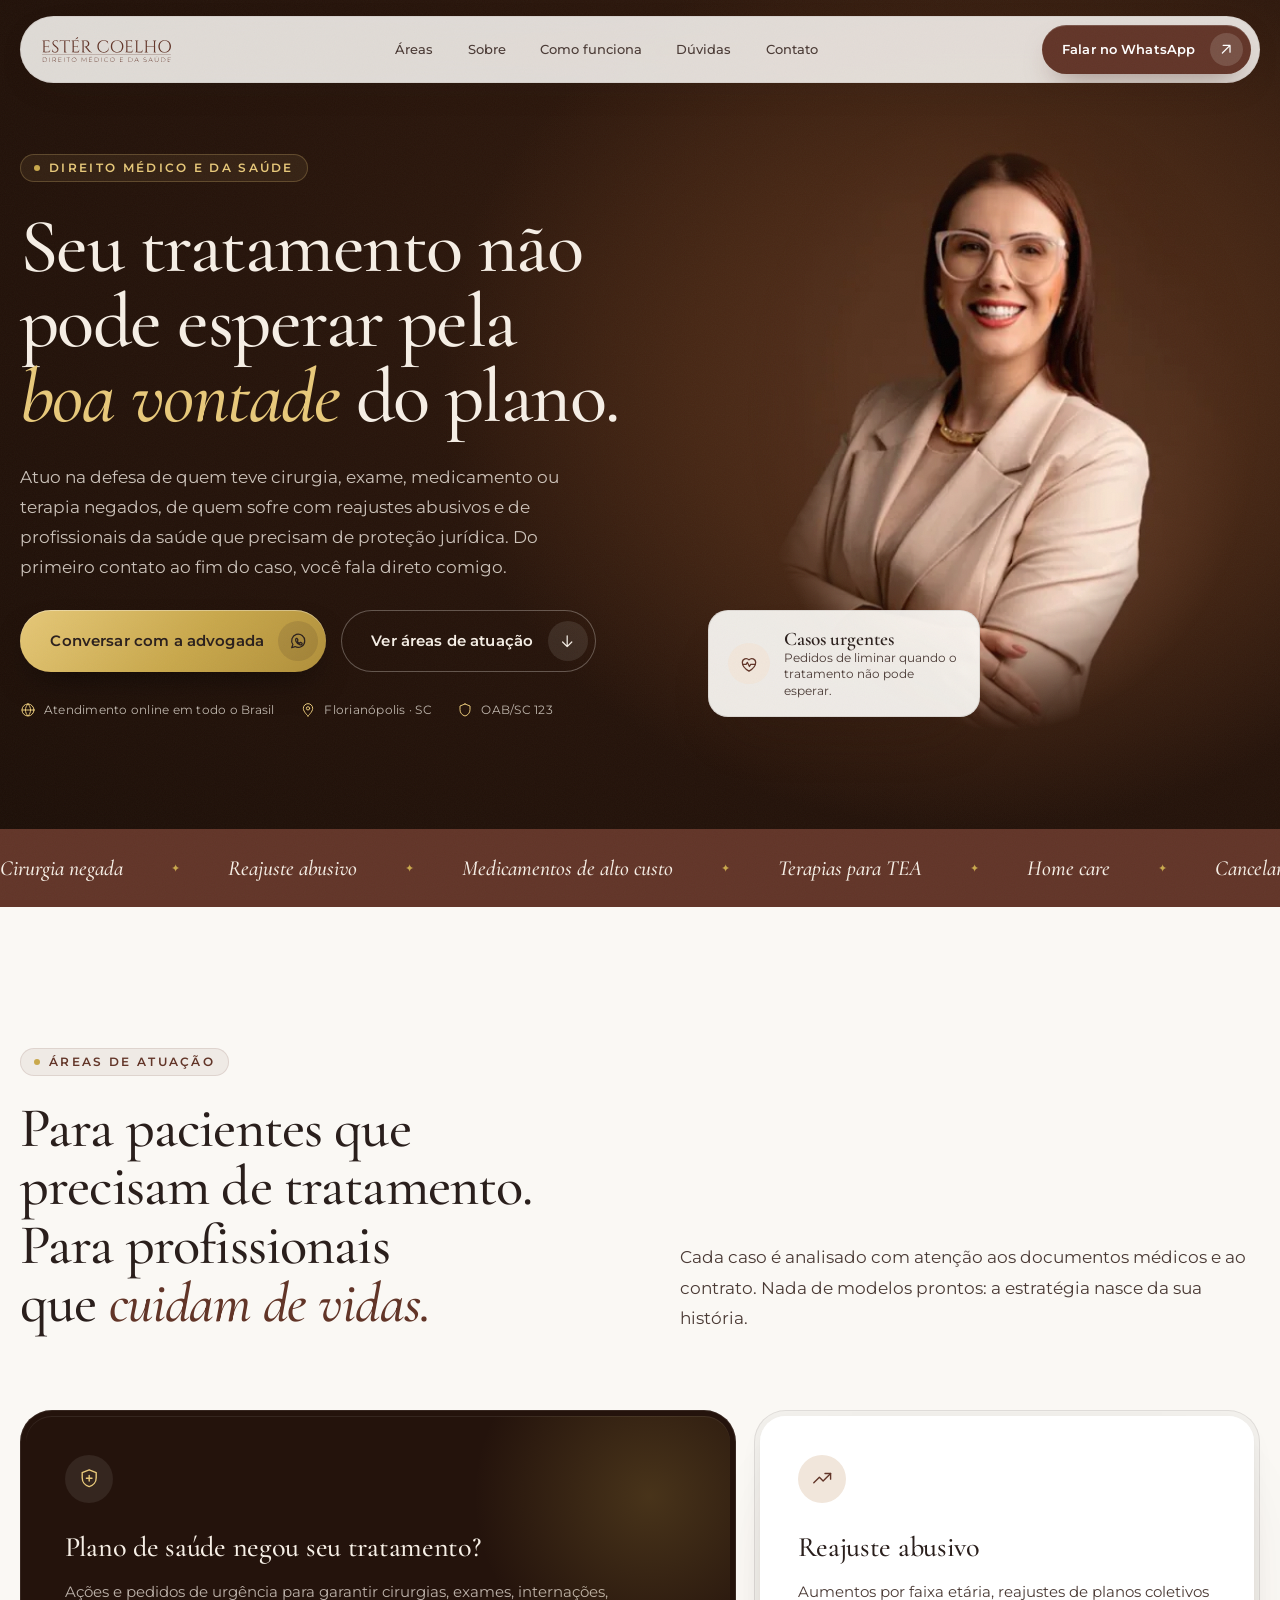
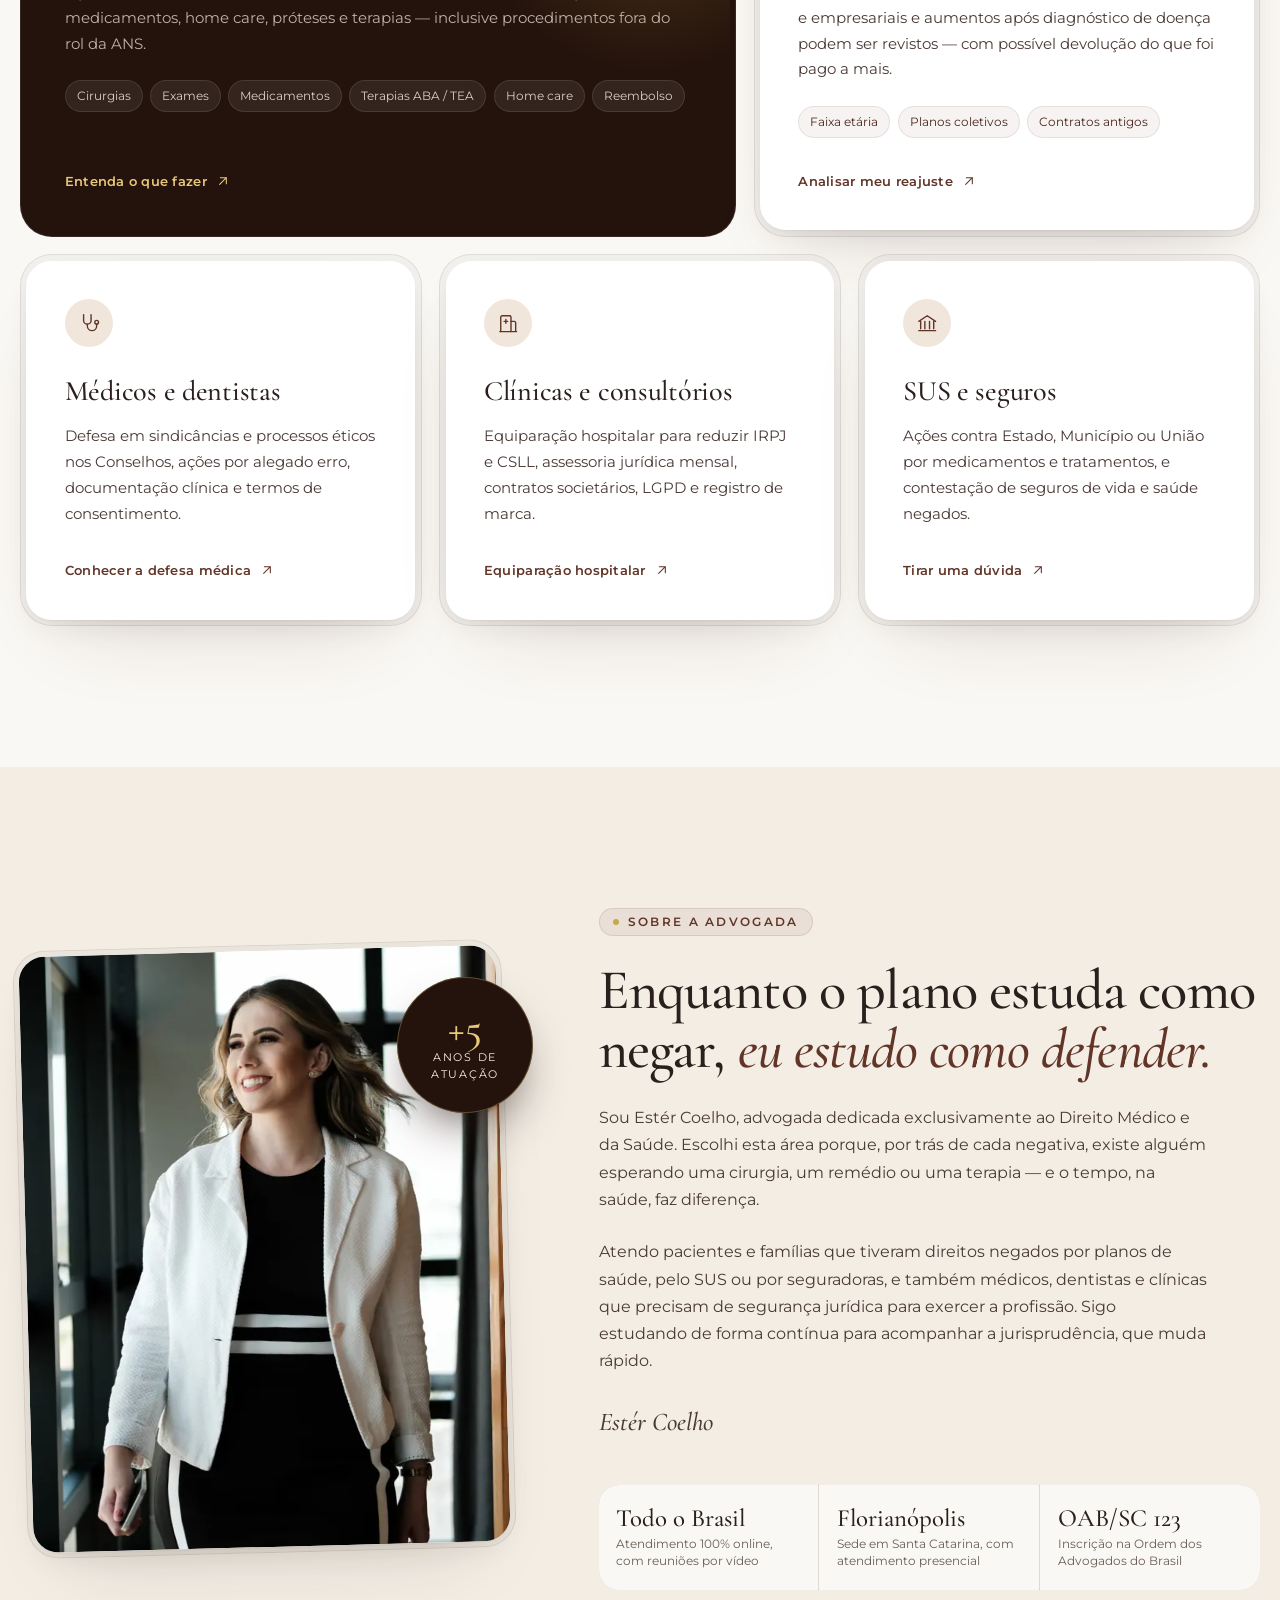
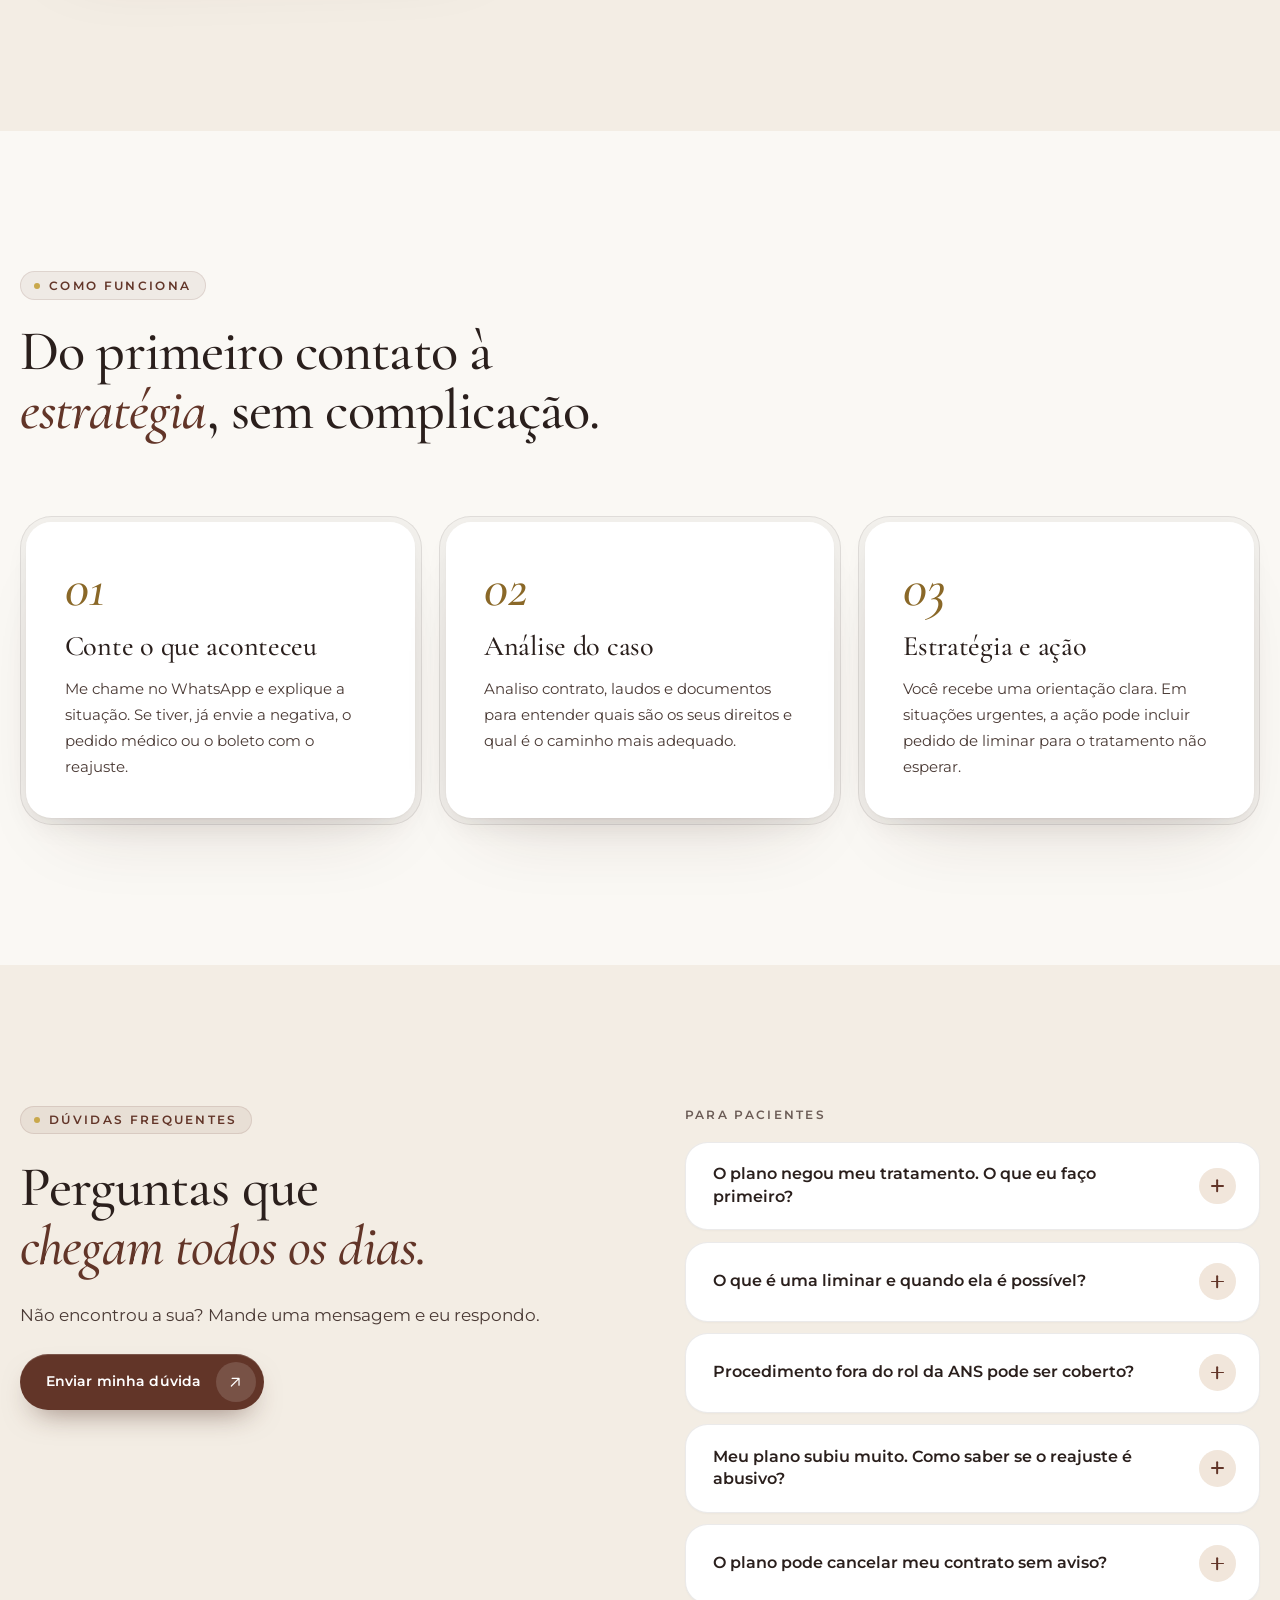
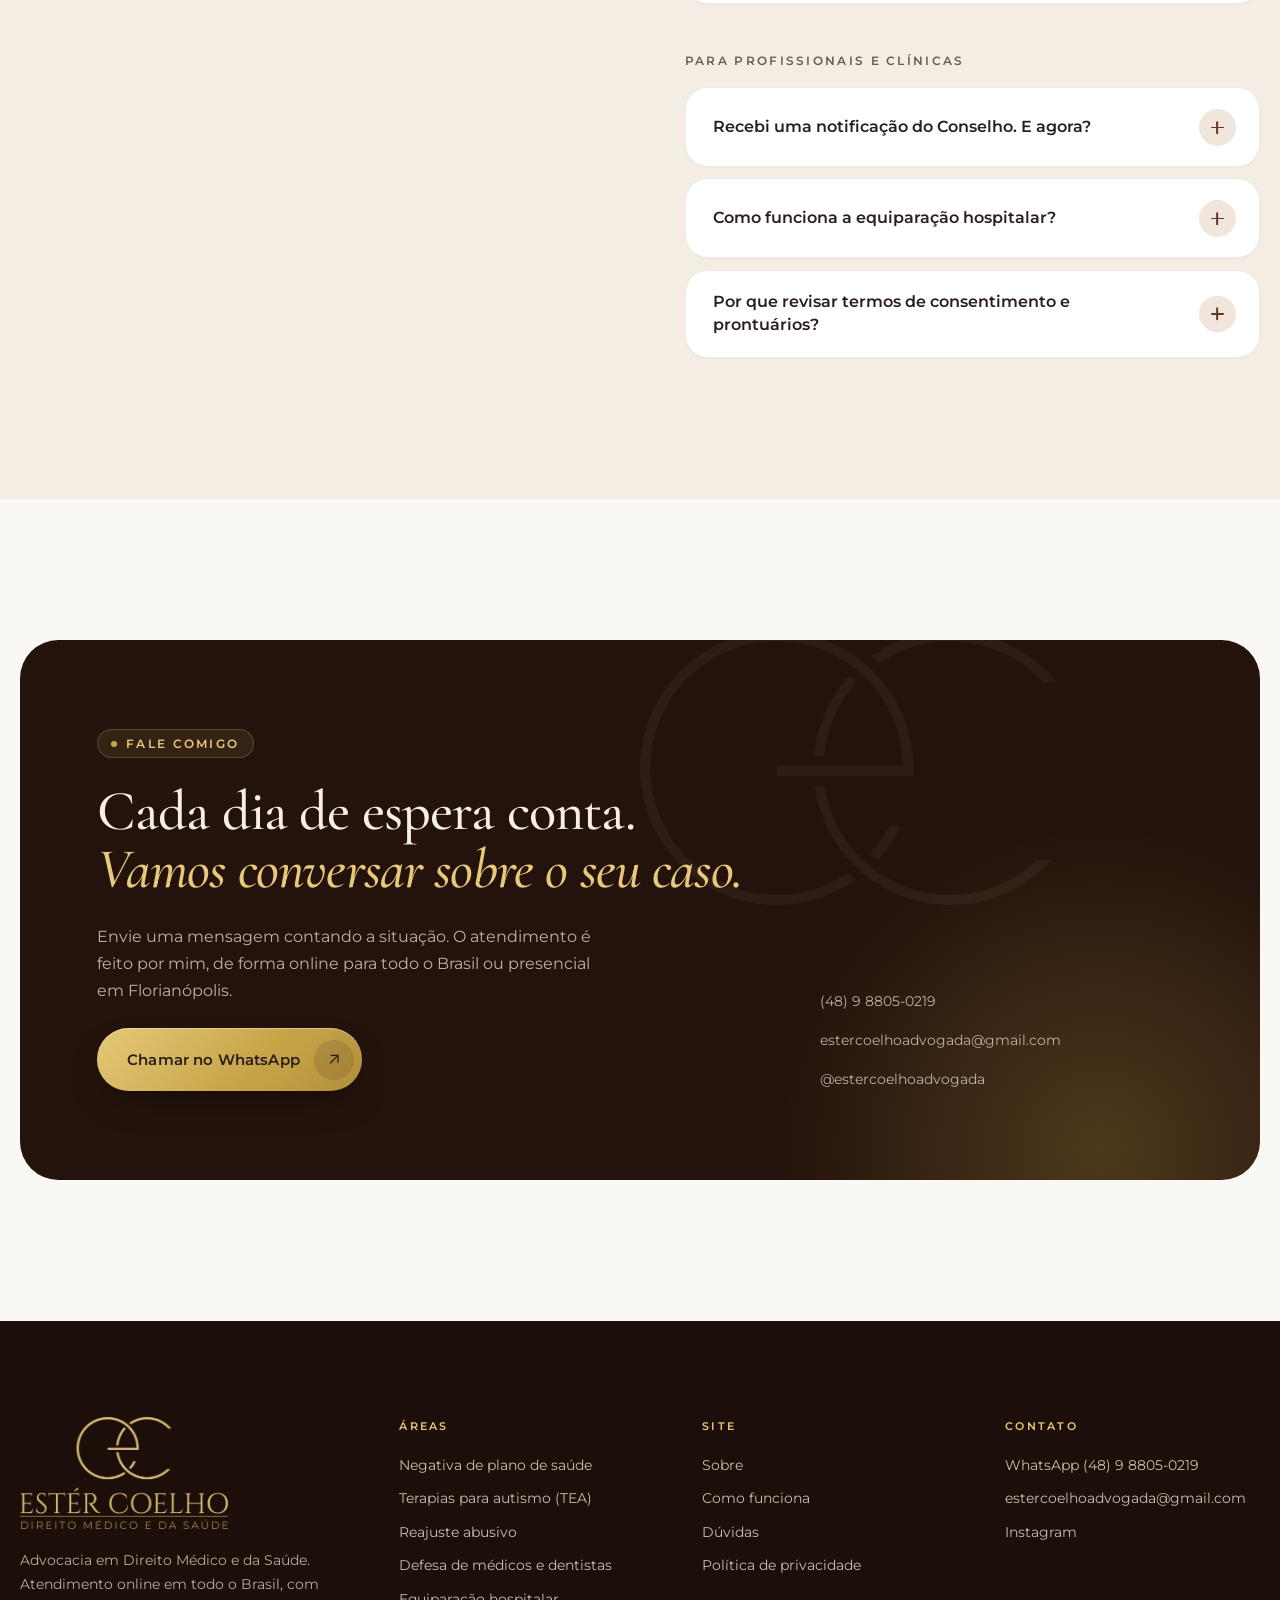
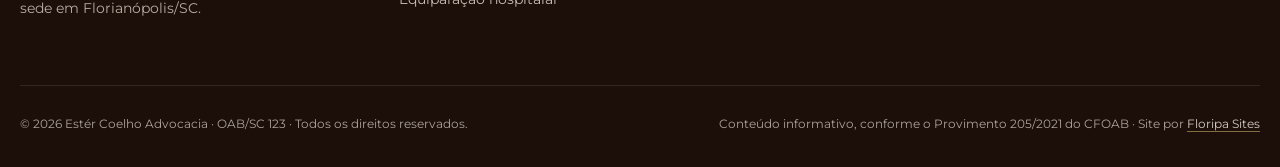
<file: index.html>
<!doctype html>
<html lang="pt-BR">
<head>
  <meta charset="utf-8">
  <meta name="viewport" content="width=device-width, initial-scale=1">
  <title>Estér Coelho Advocacia | Direito Médico e da Saúde</title>
  <meta name="description" content="Advogada em Direito Médico e da Saúde: negativas e reajustes de plano de saúde, terapias para TEA e defesa de médicos. Atendimento online em todo o Brasil.">
  <meta name="robots" content="index, follow, max-image-preview:large">
  <meta name="theme-color" content="#faf8f4">
  <link rel="canonical" href="https://estercoelho.akaistudio.com.br/">
  <link rel="icon" type="image/svg+xml" href="assets/img/logos/favicon.svg">
  <link rel="icon" type="image/png" sizes="64x64" href="assets/img/favicon-marrom.png">
  <link rel="apple-touch-icon" href="assets/img/apple-touch-icon-marrom.png">

  <meta property="og:type" content="website">
  <meta property="og:locale" content="pt_BR">
  <meta property="og:title" content="Estér Coelho Advocacia | Direito Médico e da Saúde">
  <meta property="og:description" content="Negativas de plano de saúde, reajustes abusivos e defesa de profissionais da saúde. Atendimento online em todo o Brasil.">
  <meta property="og:url" content="https://estercoelho.akaistudio.com.br/">
  <meta property="og:site_name" content="Estér Coelho Advocacia">
  <meta property="og:image" content="https://estercoelho.akaistudio.com.br/assets/img/og/home.jpg?v=3">
  <meta property="og:image:type" content="image/jpeg">
  <meta property="og:image:width" content="1200">
  <meta property="og:image:height" content="630">
  <meta property="og:image:alt" content="Estér Coelho Advocacia — Direito Médico e da Saúde">
  <meta name="twitter:card" content="summary_large_image">
  <link rel="preload" href="assets/fonts/cormorant.woff2" as="font" type="font/woff2" crossorigin>
  <link rel="preload" href="assets/fonts/cormorant-italic.woff2" as="font" type="font/woff2" crossorigin>
  <link rel="preload" href="assets/fonts/montserrat.woff2" as="font" type="font/woff2" crossorigin>
  <link rel="stylesheet" href="assets/css/style.css?v=7">
  <link rel="preload" as="image" href="assets/img/ester-hero-716.webp" imagesrcset="assets/img/ester-hero-600.webp 600w, assets/img/ester-hero-716.webp 716w" imagesizes="(max-width: 860px) 92vw, 32rem">
  <script>document.documentElement.classList.add("js")</script>

  <script type="application/ld+json">
  {
    "@context": "https://schema.org",
    "@graph": [
      {
        "@type": [
          "LegalService",
          "LocalBusiness"
        ],
        "@id": "https://estercoelho.akaistudio.com.br/#escritorio",
        "name": "Estér Coelho Advocacia",
        "description": "Advocacia em Direito Médico e da Saúde: ações contra planos de saúde, reajustes abusivos, terapias para TEA, defesa de médicos e dentistas e assessoria a clínicas.",
        "url": "https://estercoelho.akaistudio.com.br/",
        "logo": "https://estercoelho.akaistudio.com.br/assets/img/logo-marrom.png",
        "image": "https://estercoelho.akaistudio.com.br/assets/img/og/home.jpg?v=3",
        "telephone": "+55-48-98805-0219",
        "email": "estercoelhoadvogada@gmail.com",
        "address": {
          "@type": "PostalAddress",
          "addressLocality": "Florianópolis",
          "addressRegion": "SC",
          "addressCountry": "BR"
        },
        "areaServed": {
          "@type": "Country",
          "name": "Brasil"
        },
        "knowsAbout": [
          "Direito da Saúde",
          "Direito Médico",
          "Planos de saúde",
          "Reajuste abusivo",
          "Transtorno do Espectro Autista (TEA)",
          "Equiparação hospitalar",
          "Processo ético-profissional"
        ],
        "founder": {
          "@id": "https://estercoelho.akaistudio.com.br/#ester"
        },
        "sameAs": [
          "https://www.instagram.com/estercoelhoadvogada/",
          "https://maps.google.com/?cid=13237692095568763721"
        ]
      },
      {
        "@type": "Person",
        "@id": "https://estercoelho.akaistudio.com.br/#ester",
        "name": "Estér Coelho",
        "jobTitle": "Advogada",
        "image": "https://estercoelho.akaistudio.com.br/assets/img/ester-hero-716.webp",
        "worksFor": {
          "@id": "https://estercoelho.akaistudio.com.br/#escritorio"
        },
        "knowsAbout": [
          "Direito Médico",
          "Direito da Saúde"
        ],
        "sameAs": [
          "https://www.instagram.com/estercoelhoadvogada/"
        ]
      },
      {
        "@type": "WebSite",
        "@id": "https://estercoelho.akaistudio.com.br/#site",
        "url": "https://estercoelho.akaistudio.com.br/",
        "name": "Estér Coelho Advocacia",
        "inLanguage": "pt-BR",
        "publisher": {
          "@id": "https://estercoelho.akaistudio.com.br/#escritorio"
        }
      },
      {
        "@type": "FAQPage",
        "mainEntity": [
          {
            "@type": "Question",
            "name": "O plano negou meu tratamento. O que eu faço primeiro?",
            "acceptedAnswer": {
              "@type": "Answer",
              "text": "Peça à operadora a negativa por escrito, com o motivo — ela é obrigada a fornecer. Junte o pedido e o relatório do seu médico. Com esses documentos é possível avaliar se a recusa é indevida e, se for o caso, buscar o tratamento na Justiça."
            }
          },
          {
            "@type": "Question",
            "name": "O que é uma liminar e quando ela é possível?",
            "acceptedAnswer": {
              "@type": "Answer",
              "text": "É uma decisão provisória do juiz, dada no início do processo, para proteger um direito urgente. Na saúde, costuma ser pedida quando a demora pode causar dano à saúde do paciente — como em cirurgias, internações e medicamentos."
            }
          },
          {
            "@type": "Question",
            "name": "Procedimento fora do rol da ANS pode ser coberto?",
            "acceptedAnswer": {
              "@type": "Answer",
              "text": "Pode, em diversas situações. O rol da ANS é uma referência básica de cobertura, e a lei prevê hipóteses em que tratamentos fora dele devem ser custeados, especialmente quando há prescrição médica fundamentada e evidência científica."
            }
          },
          {
            "@type": "Question",
            "name": "Meu plano subiu muito. Como saber se o reajuste é abusivo?",
            "acceptedAnswer": {
              "@type": "Answer",
              "text": "Compare os reajustes dos últimos anos com o seu contrato e com os índices autorizados. Aumentos por faixa etária fora das regras, reajustes muito acima da média em planos coletivos e aumentos após um diagnóstico podem ser contestados — inclusive com pedido de devolução de valores."
            }
          },
          {
            "@type": "Question",
            "name": "O plano pode cancelar meu contrato sem aviso?",
            "acceptedAnswer": {
              "@type": "Answer",
              "text": "O cancelamento unilateral sem justa causa é, em regra, ilegal — e há proteção especial para quem está em tratamento. Se isso acontecer, procure orientação jurídica o quanto antes."
            }
          },
          {
            "@type": "Question",
            "name": "Recebi uma notificação do Conselho. E agora?",
            "acceptedAnswer": {
              "@type": "Answer",
              "text": "Não responda sem orientação. A defesa na sindicância é o momento de evitar a abertura de um processo ético. Ela exige análise do prontuário e dos documentos clínicos e uma tese específica para o seu caso."
            }
          },
          {
            "@type": "Question",
            "name": "Como funciona a equiparação hospitalar?",
            "acceptedAnswer": {
              "@type": "Answer",
              "text": "Clínicas que prestam serviços de natureza hospitalar e cumprem os requisitos legais podem recolher IRPJ e CSLL com base reduzida. Em geral, é preciso estar no lucro presumido, ser sociedade empresária, prestar serviços elegíveis e atender às normas da Anvisa. Também pode ser possível recuperar valores pagos a mais nos últimos 5 anos."
            }
          },
          {
            "@type": "Question",
            "name": "Por que revisar termos de consentimento e prontuários?",
            "acceptedAnswer": {
              "@type": "Answer",
              "text": "Documentação clínica completa e bem redigida é a principal prova da conduta adequada do profissional. Termos de consentimento, contratos e prontuários revisados juridicamente previnem conflitos e fortalecem a defesa caso eles aconteçam."
            }
          }
        ]
      }
    ]
  }
  </script>
</head>
<body>
  <a class="skip-link" href="#conteudo">Pular para o conteúdo</a>

  <!-- Navegação -->
  <header class="nav" aria-label="Principal">
    <a class="nav__brand" href="./" aria-label="Estér Coelho Advocacia — início">
      <img src="assets/img/logos/assinatura-marrom.svg" alt="Estér Coelho — Direito Médico e da Saúde" width="300" height="60">
    </a>
    <nav class="nav__links" aria-label="Seções">
      <a href="#areas">Áreas</a>
      <a href="#sobre">Sobre</a>
      <a href="#como-funciona">Como funciona</a>
      <a href="#duvidas">Dúvidas</a>
      <a href="#contato">Contato</a>
    </nav>
    <a class="btn nav__cta" data-cta="nav" href="https://wa.me/5548988050219?text=Ol%C3%A1%2C%20vim%20pelo%20site%20e%20gostaria%20de%20falar%20com%20a%20advogada." target="_blank" rel="noopener">
      Falar no WhatsApp
      <span class="btn__icon" aria-hidden="true"><svg viewBox="0 0 24 24" fill="none" stroke="currentColor" stroke-width="1.6" stroke-linecap="round" stroke-linejoin="round"><path d="M7 17 17 7M8 7h9v9"/></svg></span>
    </a>
    <button class="burger" type="button" aria-label="Abrir menu" aria-expanded="false" aria-controls="menu"><span></span><span></span></button>
  </header>

  <div class="menu" id="menu" aria-hidden="true">
    <ul class="menu__links">
      <li><a href="#areas">Áreas de atuação</a></li>
      <li><a href="#sobre">Sobre a Estér</a></li>
      <li><a href="#como-funciona">Como funciona</a></li>
      <li><a href="#duvidas">Dúvidas</a></li>
      <li><a href="#contato">Contato</a></li>
    </ul>
    <div class="menu__foot">
      <a class="btn" data-cta="menu" href="https://wa.me/5548988050219?text=Ol%C3%A1%2C%20vim%20pelo%20site%20e%20gostaria%20de%20falar%20com%20a%20advogada." target="_blank" rel="noopener">
        Falar no WhatsApp
        <span class="btn__icon" aria-hidden="true"><svg viewBox="0 0 24 24" fill="none" stroke="currentColor" stroke-width="1.6" stroke-linecap="round" stroke-linejoin="round"><path d="M7 17 17 7M8 7h9v9"/></svg></span>
      </a>
      <span>(48) 9 8805-0219 · estercoelhoadvogada@gmail.com</span>
    </div>
  </div>

  <main id="conteudo">

    <!-- Hero -->
    <section class="hero hero--dark">
      <div class="wrap hero__grid">
        <div class="hero__copy">
          <span class="eyebrow rise">Direito Médico e da Saúde</span>
          <h1 class="display rise" style="--d:.08s">Seu tratamento não pode esperar pela <em>boa vontade</em> do plano.</h1>
          <p class="lead rise" style="--d:.16s">Atuo na defesa de quem teve cirurgia, exame, medicamento ou terapia negados, de quem sofre com reajustes abusivos e de profissionais da saúde que precisam de proteção jurídica. Do primeiro contato ao fim do caso, você fala direto comigo.</p>
          <div class="hero__actions rise" style="--d:.24s">
            <a class="btn btn--lg" data-cta="hero" href="https://wa.me/5548988050219?text=Ol%C3%A1%2C%20vim%20pelo%20site%20e%20gostaria%20de%20falar%20com%20a%20advogada." target="_blank" rel="noopener">
              Conversar com a advogada
              <span class="btn__icon" aria-hidden="true"><svg viewBox="0 0 24 24" fill="none" stroke="currentColor" stroke-width="1.6" stroke-linecap="round" stroke-linejoin="round"><path d="M20.5 11.6a8.5 8.5 0 0 1-12.6 7.4L3.5 20.5l1.6-4.2A8.5 8.5 0 1 1 20.5 11.6Z"/><path d="M9 8.7c.2-.5.5-.5.8-.5h.5c.2 0 .4 0 .6.5l.7 1.6c.1.2 0 .5-.1.7l-.5.6c-.1.2-.2.3 0 .6.5.9 1.4 1.8 2.4 2.3.3.1.4.1.6-.1l.6-.7c.2-.2.4-.2.6-.1l1.6.8c.2.1.4.2.4.4 0 .4-.1 1.2-.6 1.6-.5.4-1.3.6-2.1.4-2.2-.6-4.6-2.6-5.5-4.7-.4-1-.5-2.4.1-3.4Z"/></svg></span>
            </a>
            <a class="btn btn--ghost btn--lg" href="#areas">
              Ver áreas de atuação
              <span class="btn__icon" aria-hidden="true"><svg viewBox="0 0 24 24" fill="none" stroke="currentColor" stroke-width="1.6" stroke-linecap="round" stroke-linejoin="round"><path d="M12 5v14M6 13l6 6 6-6"/></svg></span>
            </a>
          </div>
          <div class="hero__meta rise" style="--d:.32s">
            <span><svg viewBox="0 0 24 24" fill="none" stroke="currentColor" stroke-width="1.5" stroke-linecap="round" stroke-linejoin="round"><circle cx="12" cy="12" r="9"/><path d="M3 12h18M12 3c2.5 2.6 3.8 5.6 3.8 9s-1.3 6.4-3.8 9c-2.5-2.6-3.8-5.6-3.8-9S9.5 5.6 12 3Z"/></svg>Atendimento online em todo o Brasil</span>
            <span><svg viewBox="0 0 24 24" fill="none" stroke="currentColor" stroke-width="1.5" stroke-linecap="round" stroke-linejoin="round"><path d="M12 21s-7-6.2-7-11.5a7 7 0 0 1 14 0C19 14.8 12 21 12 21Z"/><circle cx="12" cy="9.5" r="2.5"/></svg>Florianópolis · SC</span>
            <span><svg viewBox="0 0 24 24" fill="none" stroke="currentColor" stroke-width="1.5" stroke-linecap="round" stroke-linejoin="round"><path d="M12 3 4.5 6v5.5c0 4.6 3.1 8.4 7.5 9.5 4.4-1.1 7.5-4.9 7.5-9.5V6L12 3Z"/></svg>OAB/SC 123</span>
          </div>
        </div>

        <div class="hero__visual rise" style="--d:.2s">
          <div class="hero__portrait">
            <img src="assets/img/ester-hero-716.webp" srcset="assets/img/ester-hero-600.webp 600w, assets/img/ester-hero-716.webp 716w" sizes="(max-width: 860px) 92vw, 32rem" alt="Advogada Estér Coelho, de blazer bege e braços cruzados, sorrindo" width="716" height="716" fetchpriority="high">
          </div>
          <div class="float-card">
            <span class="float-card__icon" aria-hidden="true"><svg viewBox="0 0 24 24" fill="none" stroke="currentColor" stroke-width="1.5" stroke-linecap="round" stroke-linejoin="round"><path d="M12 20.5s-8-4.6-8-10.4A4.6 4.6 0 0 1 12 7a4.6 4.6 0 0 1 8 3.1c0 5.8-8 10.4-8 10.4Z"/><path d="M4.5 12.5h4l1.5-2.5 2.5 5 1.5-2.5h5.5"/></svg></span>
            <div><strong>Casos urgentes</strong><small>Pedidos de liminar quando o tratamento não pode esperar.</small></div>
          </div>
        </div>
      </div>
    </section>

    <!-- Faixa de temas -->
    <div class="ticker" aria-hidden="true">
      <div class="ticker__track">
        <span>Cirurgia negada</span><span>Reajuste abusivo</span><span>Medicamentos de alto custo</span><span>Terapias para TEA</span><span>Home care</span><span>Cancelamento unilateral</span><span>Defesa em processo ético</span><span>Equiparação hospitalar</span>
        <span>Cirurgia negada</span><span>Reajuste abusivo</span><span>Medicamentos de alto custo</span><span>Terapias para TEA</span><span>Home care</span><span>Cancelamento unilateral</span><span>Defesa em processo ético</span><span>Equiparação hospitalar</span>
      </div>
    </div>

    <!-- Áreas -->
    <section class="section" id="areas">
      <div class="wrap">
        <div class="section-head section-head--split">
          <div style="display:grid;gap:1.4rem;justify-items:start">
            <span class="eyebrow reveal">Áreas de atuação</span>
            <h2 class="h2 reveal" style="--d:.08s">Para pacientes que precisam de tratamento. Para profissionais que <em>cuidam de vidas.</em></h2>
          </div>
          <p class="lead reveal" style="--d:.16s">Cada caso é analisado com atenção aos documentos médicos e ao contrato. Nada de modelos prontos: a estratégia nasce da sua história.</p>
        </div>

        <div class="bento">
          <article class="bezel bezel--dark span-7 reveal" style="background:var(--brand-night)">
            <div class="bezel__core card card--feature">
              <span class="card__icon" aria-hidden="true"><svg viewBox="0 0 24 24" fill="none" stroke="currentColor" stroke-width="1.5" stroke-linecap="round" stroke-linejoin="round"><path d="M12 3 4.5 6v5.5c0 4.6 3.1 8.4 7.5 9.5 4.4-1.1 7.5-4.9 7.5-9.5V6L12 3Z"/><path d="M12 9v6M9 12h6"/></svg></span>
              <h3 class="h3">Plano de saúde negou seu tratamento?</h3>
              <p>Ações e pedidos de urgência para garantir cirurgias, exames, internações, medicamentos, home care, próteses e terapias — inclusive procedimentos fora do rol da ANS.</p>
              <ul class="chips">
                <li>Cirurgias</li><li>Exames</li><li>Medicamentos</li><li><a href="terapias-tea-plano-de-saude/">Terapias ABA / TEA</a></li><li>Home care</li><li>Reembolso</li>
              </ul>
              <a class="link-arrow" href="plano-de-saude-negou/">Entenda o que fazer
                <svg viewBox="0 0 24 24" fill="none" stroke="currentColor" stroke-width="1.6" stroke-linecap="round" stroke-linejoin="round"><path d="M7 17 17 7M8 7h9v9"/></svg></a>
            </div>
          </article>

          <article class="bezel span-5 reveal" style="--d:.08s">
            <div class="bezel__core card">
              <span class="card__icon" aria-hidden="true"><svg viewBox="0 0 24 24" fill="none" stroke="currentColor" stroke-width="1.5" stroke-linecap="round" stroke-linejoin="round"><path d="M3 17l6-6 4 4 8-8"/><path d="M15 7h6v6"/></svg></span>
              <h3 class="h3">Reajuste abusivo</h3>
              <p>Aumentos por faixa etária, reajustes de planos coletivos e empresariais e aumentos após diagnóstico de doença podem ser revistos — com possível devolução do que foi pago a mais.</p>
              <ul class="chips chips--light"><li>Faixa etária</li><li>Planos coletivos</li><li>Contratos antigos</li></ul>
              <a class="link-arrow" data-cta="area-reajuste" href="reajuste-plano-de-saude/">Analisar meu reajuste
                <svg viewBox="0 0 24 24" fill="none" stroke="currentColor" stroke-width="1.6" stroke-linecap="round" stroke-linejoin="round"><path d="M7 17 17 7M8 7h9v9"/></svg></a>
            </div>
          </article>

          <article class="bezel span-4 reveal">
            <div class="bezel__core card">
              <span class="card__icon" aria-hidden="true"><svg viewBox="0 0 24 24" fill="none" stroke="currentColor" stroke-width="1.5" stroke-linecap="round" stroke-linejoin="round"><path d="M6 3v6a4 4 0 0 0 8 0V3"/><path d="M10 13v2a5 5 0 0 0 10 0v-2"/><circle cx="20" cy="11" r="2"/></svg></span>
              <h3 class="h3">Médicos e dentistas</h3>
              <p>Defesa em sindicâncias e processos éticos nos Conselhos, ações por alegado erro, documentação clínica e termos de consentimento.</p>
              <a class="link-arrow" data-cta="area-medicos" href="defesa-medica/">Conhecer a defesa médica
                <svg viewBox="0 0 24 24" fill="none" stroke="currentColor" stroke-width="1.6" stroke-linecap="round" stroke-linejoin="round"><path d="M7 17 17 7M8 7h9v9"/></svg></a>
            </div>
          </article>

          <article class="bezel span-4 reveal" style="--d:.08s">
            <div class="bezel__core card">
              <span class="card__icon" aria-hidden="true"><svg viewBox="0 0 24 24" fill="none" stroke="currentColor" stroke-width="1.5" stroke-linecap="round" stroke-linejoin="round"><path d="M4 21V5.5A1.5 1.5 0 0 1 5.5 4h8A1.5 1.5 0 0 1 15 5.5V21"/><path d="M15 10h3.5a1.5 1.5 0 0 1 1.5 1.5V21M3 21h18M9.5 8v4M7.5 10h4"/></svg></span>
              <h3 class="h3">Clínicas e consultórios</h3>
              <p>Equiparação hospitalar para reduzir IRPJ e CSLL, assessoria jurídica mensal, contratos societários, LGPD e registro de marca.</p>
              <a class="link-arrow" data-cta="area-clinicas" href="equiparacao-hospitalar/">Equiparação hospitalar
                <svg viewBox="0 0 24 24" fill="none" stroke="currentColor" stroke-width="1.6" stroke-linecap="round" stroke-linejoin="round"><path d="M7 17 17 7M8 7h9v9"/></svg></a>
            </div>
          </article>

          <article class="bezel span-4 reveal" style="--d:.16s">
            <div class="bezel__core card">
              <span class="card__icon" aria-hidden="true"><svg viewBox="0 0 24 24" fill="none" stroke="currentColor" stroke-width="1.5" stroke-linecap="round" stroke-linejoin="round"><path d="M3 10 12 4l9 6M5 10v8M9.5 10v8M14.5 10v8M19 10v8M3 20h18"/></svg></span>
              <h3 class="h3">SUS e seguros</h3>
              <p>Ações contra Estado, Município ou União por medicamentos e tratamentos, e contestação de seguros de vida e saúde negados.</p>
              <a class="link-arrow" data-cta="area-sus" href="https://wa.me/5548988050219?text=Ol%C3%A1%2C%20vim%20pelo%20site%20e%20preciso%20de%20ajuda%20com%20SUS%20ou%20seguro." target="_blank" rel="noopener">Tirar uma dúvida
                <svg viewBox="0 0 24 24" fill="none" stroke="currentColor" stroke-width="1.6" stroke-linecap="round" stroke-linejoin="round"><path d="M7 17 17 7M8 7h9v9"/></svg></a>
            </div>
          </article>
        </div>
      </div>
    </section>

    <!-- Sobre -->
    <section class="section section--tint" id="sobre">
      <div class="wrap about">
        <div class="about__visual reveal">
          <div class="bezel">
            <div class="bezel__core photo">
              <img src="assets/img/ester-caminhando-800.webp" srcset="assets/img/ester-caminhando-600.webp 600w, assets/img/ester-caminhando-800.webp 800w, assets/img/ester-caminhando-1400.webp 1400w" sizes="(max-width: 860px) 92vw, 38vw" alt="Estér Coelho caminhando no escritório, de blazer branco" width="800" height="1200" loading="lazy" decoding="async">
            </div>
          </div>
          <div class="about__badge"><span><strong>+5</strong>anos de atuação</span></div>
        </div>
        <div class="about__copy">
          <span class="eyebrow reveal">Sobre a advogada</span>
          <h2 class="h2 reveal" style="--d:.08s">Enquanto o plano estuda como negar, <em>eu estudo como defender.</em></h2>
          <p class="reveal" style="--d:.12s">Sou Estér Coelho, advogada dedicada exclusivamente ao Direito Médico e da Saúde. Escolhi esta área porque, por trás de cada negativa, existe alguém esperando uma cirurgia, um remédio ou uma terapia — e o tempo, na saúde, faz diferença.</p>
          <p class="reveal" style="--d:.16s">Atendo pacientes e famílias que tiveram direitos negados por planos de saúde, pelo SUS ou por seguradoras, e também médicos, dentistas e clínicas que precisam de segurança jurídica para exercer a profissão. Sigo estudando de forma contínua para acompanhar a jurisprudência, que muda rápido.</p>
          <p class="signature reveal" style="--d:.2s">Estér Coelho</p>
          <ul class="facts reveal" style="--d:.24s">
            <li><strong>Todo o Brasil</strong><span>Atendimento 100% online, com reuniões por vídeo</span></li>
            <li><strong>Florianópolis</strong><span>Sede em Santa Catarina, com atendimento presencial</span></li>
            <li><strong>OAB/SC 123</strong><span>Inscrição na Ordem dos Advogados do Brasil</span></li>
          </ul>
        </div>
      </div>
    </section>

    <!-- Como funciona -->
    <section class="section" id="como-funciona">
      <div class="wrap">
        <div class="section-head">
          <span class="eyebrow reveal">Como funciona</span>
          <h2 class="h2 reveal" style="--d:.08s">Do primeiro contato à <em>estratégia</em>, sem complicação.</h2>
        </div>
        <ol class="steps">
          <li class="bezel reveal">
            <div class="bezel__core step">
              <span class="step__num">01</span>
              <h3 class="h3">Conte o que aconteceu</h3>
              <p>Me chame no WhatsApp e explique a situação. Se tiver, já envie a negativa, o pedido médico ou o boleto com o reajuste.</p>
            </div>
          </li>
          <li class="bezel reveal" style="--d:.08s">
            <div class="bezel__core step">
              <span class="step__num">02</span>
              <h3 class="h3">Análise do caso</h3>
              <p>Analiso contrato, laudos e documentos para entender quais são os seus direitos e qual é o caminho mais adequado.</p>
            </div>
          </li>
          <li class="bezel reveal" style="--d:.16s">
            <div class="bezel__core step">
              <span class="step__num">03</span>
              <h3 class="h3">Estratégia e ação</h3>
              <p>Você recebe uma orientação clara. Em situações urgentes, a ação pode incluir pedido de liminar para o tratamento não esperar.</p>
            </div>
          </li>
        </ol>
      </div>
    </section>

    <!-- FAQ -->
    <section class="section section--tint" id="duvidas">
      <div class="wrap split">
        <div class="sticky">
          <span class="eyebrow reveal">Dúvidas frequentes</span>
          <h2 class="h2 reveal" style="--d:.08s">Perguntas que <em>chegam todos os dias.</em></h2>
          <p class="lead reveal" style="--d:.12s">Não encontrou a sua? Mande uma mensagem e eu respondo.</p>
          <a class="btn reveal" style="--d:.16s" data-cta="faq" href="https://wa.me/5548988050219?text=Ol%C3%A1%2C%20vim%20pelo%20site%20e%20tenho%20uma%20d%C3%BAvida." target="_blank" rel="noopener">
            Enviar minha dúvida
            <span class="btn__icon" aria-hidden="true"><svg viewBox="0 0 24 24" fill="none" stroke="currentColor" stroke-width="1.6" stroke-linecap="round" stroke-linejoin="round"><path d="M7 17 17 7M8 7h9v9"/></svg></span>
          </a>
        </div>

        <div>
          <div class="faq-group">
            <p class="faq-group__title">Para pacientes</p>
            <div class="faq">
              <details class="reveal">
                <summary>O plano negou meu tratamento. O que eu faço primeiro?<span class="faq__toggle" aria-hidden="true"></span></summary>
                <div class="faq__body"><p>Peça à operadora a negativa por escrito, com o motivo — ela é obrigada a fornecer. Junte o pedido e o relatório do seu médico. Com esses documentos é possível avaliar se a recusa é indevida e, se for o caso, buscar o tratamento na Justiça.</p></div>
              </details>
              <details class="reveal">
                <summary>O que é uma liminar e quando ela é possível?<span class="faq__toggle" aria-hidden="true"></span></summary>
                <div class="faq__body"><p>É uma decisão provisória do juiz, dada no início do processo, para proteger um direito urgente. Na saúde, costuma ser pedida quando a demora pode causar dano à saúde do paciente — como em cirurgias, internações e medicamentos.</p></div>
              </details>
              <details class="reveal">
                <summary>Procedimento fora do rol da ANS pode ser coberto?<span class="faq__toggle" aria-hidden="true"></span></summary>
                <div class="faq__body"><p>Pode, em diversas situações. O rol da ANS é uma referência básica de cobertura, e a lei prevê hipóteses em que tratamentos fora dele devem ser custeados, especialmente quando há prescrição médica fundamentada e evidência científica.</p></div>
              </details>
              <details class="reveal">
                <summary>Meu plano subiu muito. Como saber se o reajuste é abusivo?<span class="faq__toggle" aria-hidden="true"></span></summary>
                <div class="faq__body"><p>Compare os reajustes dos últimos anos com o seu contrato e com os índices autorizados. Aumentos por faixa etária fora das regras, reajustes muito acima da média em planos coletivos e aumentos após um diagnóstico podem ser contestados — inclusive com pedido de devolução de valores.</p></div>
              </details>
              <details class="reveal">
                <summary>O plano pode cancelar meu contrato sem aviso?<span class="faq__toggle" aria-hidden="true"></span></summary>
                <div class="faq__body"><p>O cancelamento unilateral sem justa causa é, em regra, ilegal — e há proteção especial para quem está em tratamento. Se isso acontecer, procure orientação jurídica o quanto antes.</p></div>
              </details>
            </div>
          </div>

          <div class="faq-group">
            <p class="faq-group__title">Para profissionais e clínicas</p>
            <div class="faq">
              <details class="reveal">
                <summary>Recebi uma notificação do Conselho. E agora?<span class="faq__toggle" aria-hidden="true"></span></summary>
                <div class="faq__body"><p>Não responda sem orientação. A defesa na sindicância é o momento de evitar a abertura de um processo ético. Ela exige análise do prontuário e dos documentos clínicos e uma tese específica para o seu caso.</p></div>
              </details>
              <details class="reveal">
                <summary>Como funciona a equiparação hospitalar?<span class="faq__toggle" aria-hidden="true"></span></summary>
                <div class="faq__body"><p>Clínicas que prestam serviços de natureza hospitalar e cumprem os requisitos legais podem recolher IRPJ e CSLL com base reduzida. Em geral, é preciso estar no lucro presumido, ser sociedade empresária, prestar serviços elegíveis e atender às normas da Anvisa. Também pode ser possível recuperar valores pagos a mais nos últimos 5 anos.</p></div>
              </details>
              <details class="reveal">
                <summary>Por que revisar termos de consentimento e prontuários?<span class="faq__toggle" aria-hidden="true"></span></summary>
                <div class="faq__body"><p>Documentação clínica completa e bem redigida é a principal prova da conduta adequada do profissional. Termos de consentimento, contratos e prontuários revisados juridicamente previnem conflitos e fortalecem a defesa caso eles aconteçam.</p></div>
              </details>
            </div>
          </div>
        </div>
      </div>
    </section>

    <!-- Chamada final -->
    <section class="section" id="contato">
      <div class="wrap" style="display:grid;gap:1.1rem">
        <div class="cta reveal">
          <div class="cta__copy">
            <span class="eyebrow eyebrow--light">Fale comigo</span>
            <h2 class="h2">Cada dia de espera conta. <em>Vamos conversar sobre o seu caso.</em></h2>
            <p>Envie uma mensagem contando a situação. O atendimento é feito por mim, de forma online para todo o Brasil ou presencial em Florianópolis.</p>
            <a class="btn btn--light btn--lg" data-cta="cta-final" href="https://wa.me/5548988050219?text=Ol%C3%A1%2C%20vim%20pelo%20site%20e%20gostaria%20de%20falar%20com%20a%20advogada." target="_blank" rel="noopener">
              Chamar no WhatsApp
              <span class="btn__icon" aria-hidden="true"><svg viewBox="0 0 24 24" fill="none" stroke="currentColor" stroke-width="1.6" stroke-linecap="round" stroke-linejoin="round"><path d="M7 17 17 7M8 7h9v9"/></svg></span>
            </a>
          </div>
          <div class="cta__side">
            <a href="tel:+5548988050219">(48) 9 8805-0219</a>
            <a href="mailto:estercoelhoadvogada@gmail.com">estercoelhoadvogada@gmail.com</a>
            <a href="https://www.instagram.com/estercoelhoadvogada/" target="_blank" rel="noopener">@estercoelhoadvogada</a>
          </div>
        </div>
      </div>
    </section>
  </main>

  <footer class="footer">
    <div class="wrap">
      <div class="footer__grid">
        <div class="footer__brand">
          <img src="assets/img/logo-ouro-440.webp" alt="Estér Coelho — Direito Médico e da Saúde" width="440" height="237" loading="lazy" decoding="async">
          <p>Advocacia em Direito Médico e da Saúde. Atendimento online em todo o Brasil, com sede em Florianópolis/SC.</p>
        </div>
        <div>
          <p class="footer__title">Áreas</p>
          <ul>
            <li><a href="plano-de-saude-negou/">Negativa de plano de saúde</a></li>
            <li><a href="terapias-tea-plano-de-saude/">Terapias para autismo (TEA)</a></li>
            <li><a href="reajuste-plano-de-saude/">Reajuste abusivo</a></li>
            <li><a href="defesa-medica/">Defesa de médicos e dentistas</a></li>
            <li><a href="equiparacao-hospitalar/">Equiparação hospitalar</a></li>
          </ul>
        </div>
        <div>
          <p class="footer__title">Site</p>
          <ul>
            <li><a href="#sobre">Sobre</a></li>
            <li><a href="#como-funciona">Como funciona</a></li>
            <li><a href="#duvidas">Dúvidas</a></li>
            <li><a href="politica-de-privacidade.html">Política de privacidade</a></li>
          </ul>
        </div>
        <div>
          <p class="footer__title">Contato</p>
          <ul>
            <li><a href="https://wa.me/5548988050219" target="_blank" rel="noopener">WhatsApp (48) 9 8805-0219</a></li>
            <li><a href="mailto:estercoelhoadvogada@gmail.com">estercoelhoadvogada@gmail.com</a></li>
            <li><a href="https://www.instagram.com/estercoelhoadvogada/" target="_blank" rel="noopener">Instagram</a></li>
          </ul>
        </div>
      </div>
      <div class="footer__bottom">
        <span>© <span data-year>2026</span> Estér Coelho Advocacia · OAB/SC 123 · Todos os direitos reservados.</span>
        <span>Conteúdo informativo, conforme o Provimento 205/2021 do CFOAB · Site por <a href="https://floripasites.com" target="_blank" rel="noopener">Floripa Sites</a></span>
      </div>
    </div>
  </footer>

  <a class="wa-float" data-cta="flutuante" href="https://wa.me/5548988050219?text=Ol%C3%A1%2C%20vim%20pelo%20site%20e%20gostaria%20de%20falar%20com%20a%20advogada." target="_blank" rel="noopener" aria-label="Falar no WhatsApp">
    <span class="wa-float__icon" aria-hidden="true"><svg viewBox="0 0 24 24" fill="none" stroke="currentColor" stroke-width="1.6" stroke-linecap="round" stroke-linejoin="round"><path d="M20.5 11.6a8.5 8.5 0 0 1-12.6 7.4L3.5 20.5l1.6-4.2A8.5 8.5 0 1 1 20.5 11.6Z"/><path d="M9 8.7c.2-.5.5-.5.8-.5h.5c.2 0 .4 0 .6.5l.7 1.6c.1.2 0 .5-.1.7l-.5.6c-.1.2-.2.3 0 .6.5.9 1.4 1.8 2.4 2.3.3.1.4.1.6-.1l.6-.7c.2-.2.4-.2.6-.1l1.6.8c.2.1.4.2.4.4 0 .4-.1 1.2-.6 1.6-.5.4-1.3.6-2.1.4-2.2-.6-4.6-2.6-5.5-4.7-.4-1-.5-2.4.1-3.4Z"/></svg></span>
    <span class="wa-float__label">Fale comigo</span>
  </a>

  <script src="assets/js/main.js?v=7" defer></script>
</body>
</html>
</file>
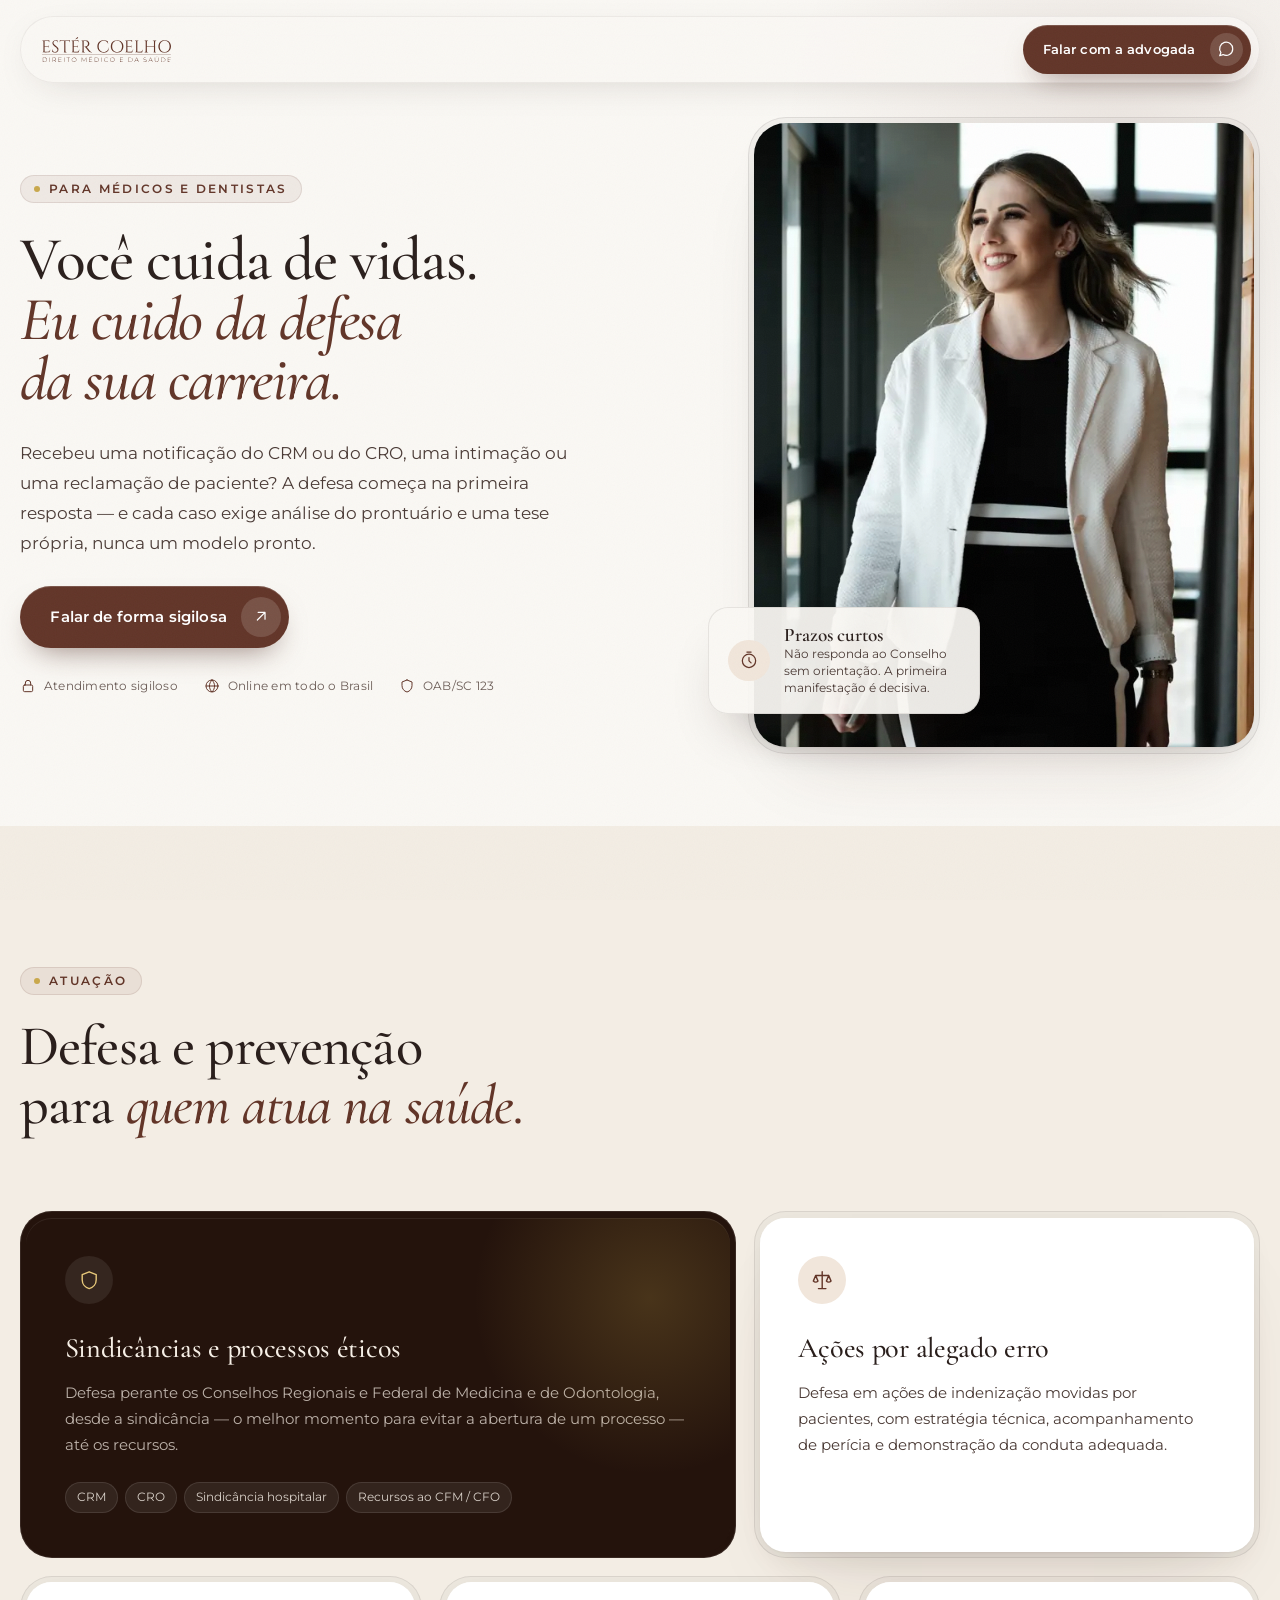
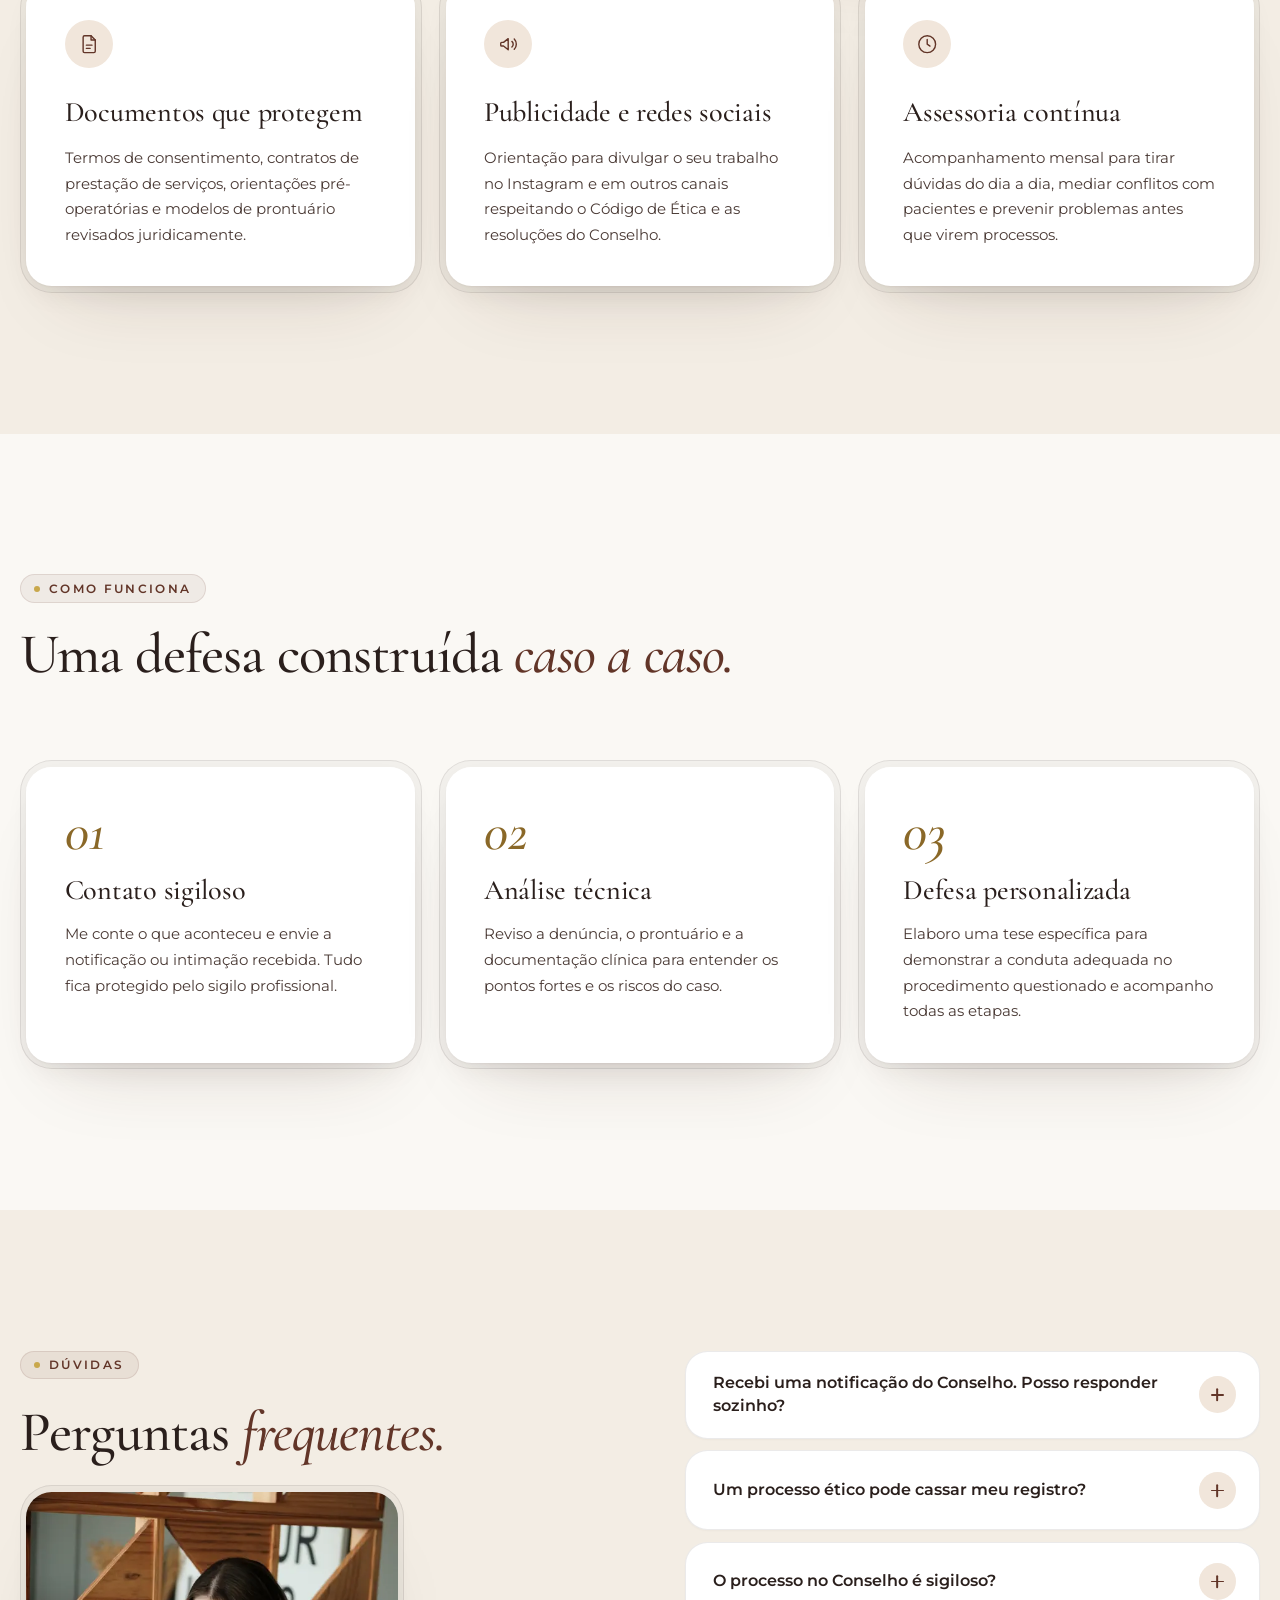
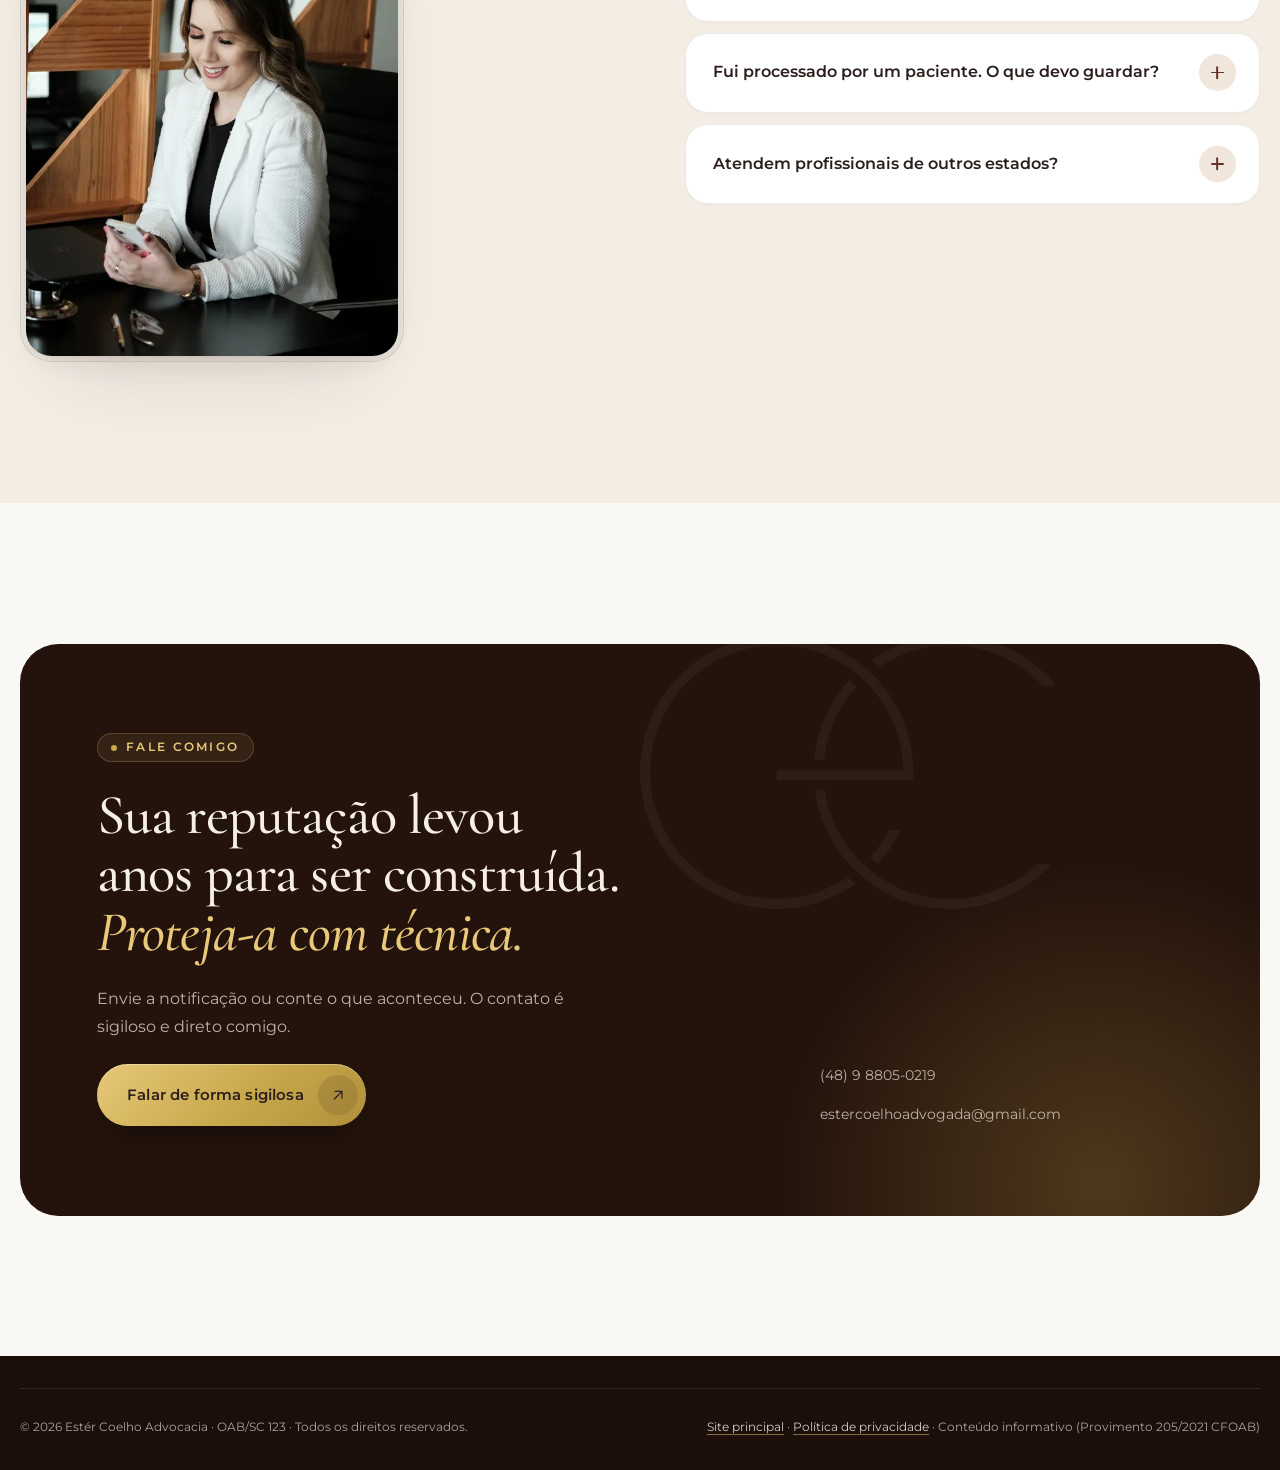
<file: defesa-medica/index.html>
<!doctype html>
<html lang="pt-BR">
<head>
  <meta charset="utf-8">
  <meta name="viewport" content="width=device-width, initial-scale=1">
  <title>Defesa de médicos e dentistas no CRM e CRO | Estér Coelho</title>
  <meta name="description" content="Defesa técnica e sigilosa em sindicâncias e processos éticos no CRM e CRO e em ações por alegado erro médico. Atendimento em todo o Brasil.">
  <meta name="robots" content="index, follow, max-image-preview:large">
  <meta name="theme-color" content="#faf8f4">
  <link rel="canonical" href="https://estercoelho.akaistudio.com.br/defesa-medica/">
  <link rel="icon" type="image/svg+xml" href="../assets/img/logos/favicon.svg">
  <link rel="icon" type="image/png" sizes="64x64" href="../assets/img/favicon-marrom.png">
  <link rel="apple-touch-icon" href="../assets/img/apple-touch-icon-marrom.png">

  <meta property="og:type" content="website">
  <meta property="og:locale" content="pt_BR">
  <meta property="og:title" content="Recebeu uma notificação do CRM ou CRO?">
  <meta property="og:description" content="Defesa técnica e sigilosa para médicos e dentistas em processos éticos e ações judiciais.">
  <meta property="og:url" content="https://estercoelho.akaistudio.com.br/defesa-medica/">
  <meta property="og:site_name" content="Estér Coelho Advocacia">
  <meta property="og:image" content="https://estercoelho.akaistudio.com.br/assets/img/og/defesa.jpg?v=3">
  <meta property="og:image:type" content="image/jpeg">
  <meta property="og:image:width" content="1200">
  <meta property="og:image:height" content="630">
  <meta property="og:image:alt" content="Estér Coelho Advocacia — Direito Médico e da Saúde">
  <meta name="twitter:card" content="summary_large_image">
  <link rel="preload" href="../assets/fonts/cormorant.woff2" as="font" type="font/woff2" crossorigin>
  <link rel="preload" href="../assets/fonts/cormorant-italic.woff2" as="font" type="font/woff2" crossorigin>
  <link rel="preload" href="../assets/fonts/montserrat.woff2" as="font" type="font/woff2" crossorigin>
  <link rel="stylesheet" href="../assets/css/style.css?v=7">
  <link rel="preload" as="image" href="../assets/img/ester-caminhando-800.webp" imagesrcset="../assets/img/ester-caminhando-600.webp 600w, ../assets/img/ester-caminhando-800.webp 800w, ../assets/img/ester-caminhando-1400.webp 1400w" imagesizes="(max-width: 860px) 92vw, 44vw">
  <script>document.documentElement.classList.add("js")</script>

  <script type="application/ld+json">
  {
    "@context": "https://schema.org",
    "@graph": [
      {
        "@type": "Service",
        "name": "Defesa de médicos e dentistas em processos éticos e judiciais",
        "serviceType": "Defesa de médicos e dentistas em processos éticos e judiciais",
        "url": "https://estercoelho.akaistudio.com.br/defesa-medica/",
        "provider": {
          "@id": "https://estercoelho.akaistudio.com.br/#escritorio"
        },
        "areaServed": {
          "@type": "Country",
          "name": "Brasil"
        }
      },
      {
        "@type": "BreadcrumbList",
        "itemListElement": [
          {
            "@type": "ListItem",
            "position": 1,
            "name": "Início",
            "item": "https://estercoelho.akaistudio.com.br/"
          },
          {
            "@type": "ListItem",
            "position": 2,
            "name": "Defesa médica",
            "item": "https://estercoelho.akaistudio.com.br/defesa-medica/"
          }
        ]
      },
      {
        "@type": "FAQPage",
        "mainEntity": [
          {
            "@type": "Question",
            "name": "Recebi uma notificação do Conselho. Posso responder sozinho?",
            "acceptedAnswer": {
              "@type": "Answer",
              "text": "Pode, mas não é recomendável. A resposta na sindicância é analisada para decidir se um processo ético será aberto. Uma manifestação técnica e bem fundamentada pode encerrar o caso nessa fase."
            }
          },
          {
            "@type": "Question",
            "name": "Um processo ético pode cassar meu registro?",
            "acceptedAnswer": {
              "@type": "Answer",
              "text": "As penas vão de advertência confidencial a cassação, que é reservada aos casos mais graves. Por isso a defesa precisa ser técnica desde o início."
            }
          },
          {
            "@type": "Question",
            "name": "O processo no Conselho é sigiloso?",
            "acceptedAnswer": {
              "@type": "Answer",
              "text": "Sim. Sindicâncias e processos ético-profissionais tramitam em sigilo. O atendimento no escritório também é protegido pelo sigilo profissional da advocacia."
            }
          },
          {
            "@type": "Question",
            "name": "Fui processado por um paciente. O que devo guardar?",
            "acceptedAnswer": {
              "@type": "Answer",
              "text": "Prontuário completo, termos de consentimento, exames, fotos (quando houver), mensagens trocadas com o paciente e qualquer documento sobre o atendimento. Não altere o prontuário depois do fato."
            }
          },
          {
            "@type": "Question",
            "name": "Atendem profissionais de outros estados?",
            "acceptedAnswer": {
              "@type": "Answer",
              "text": "Sim. Grande parte dos atos é eletrônica, o que permite atuar junto a Conselhos e tribunais de diferentes estados."
            }
          }
        ]
      }
    ]
  }
  </script>
</head>
<body>
  <a class="skip-link" href="#conteudo">Pular para o conteúdo</a>

  <header class="nav lp-nav" aria-label="Principal">
    <a class="nav__brand" href="../" aria-label="Estér Coelho Advocacia — início">
      <img src="../assets/img/logos/assinatura-marrom.svg" alt="Estér Coelho — Direito Médico e da Saúde" width="300" height="60">
    </a>
    <a class="btn nav__cta" aria-label="Falar com a advogada no WhatsApp" data-cta="lp-defesa-nav" href="https://wa.me/5548988050219?text=Ol%C3%A1%2C%20sou%20profissional%20da%20sa%C3%BAde%20e%20preciso%20de%20orienta%C3%A7%C3%A3o%20sobre%20um%20processo." target="_blank" rel="noopener">
      <span class="nav__cta-label">Falar com a advogada</span>
      <span class="btn__icon" aria-hidden="true"><svg viewBox="0 0 24 24" fill="none" stroke="currentColor" stroke-width="1.6" stroke-linecap="round" stroke-linejoin="round"><path d="M20.5 11.6a8.5 8.5 0 0 1-12.6 7.4L3.5 20.5l1.6-4.2A8.5 8.5 0 1 1 20.5 11.6Z"/></svg></span>
    </a>
  </header>

  <main id="conteudo">

    <section class="hero lp-hero">
      <div class="wrap hero__grid">
        <div class="hero__copy">
          <span class="eyebrow rise">Para médicos e dentistas</span>
          <h1 class="display rise" style="--d:.08s">Você cuida de vidas. <em>Eu cuido da defesa da sua carreira.</em></h1>
          <p class="lead rise" style="--d:.16s">Recebeu uma notificação do CRM ou do CRO, uma intimação ou uma reclamação de paciente? A defesa começa na primeira resposta — e cada caso exige análise do prontuário e uma tese própria, nunca um modelo pronto.</p>
          <div class="hero__actions rise" style="--d:.24s">
            <a class="btn btn--lg" data-cta="lp-defesa-hero" href="https://wa.me/5548988050219?text=Ol%C3%A1%2C%20sou%20profissional%20da%20sa%C3%BAde%20e%20preciso%20de%20orienta%C3%A7%C3%A3o%20sobre%20um%20processo." target="_blank" rel="noopener">
              Falar de forma sigilosa
              <span class="btn__icon" aria-hidden="true"><svg viewBox="0 0 24 24" fill="none" stroke="currentColor" stroke-width="1.6" stroke-linecap="round" stroke-linejoin="round"><path d="M7 17 17 7M8 7h9v9"/></svg></span>
            </a>
          </div>
          <div class="hero__meta rise" style="--d:.32s">
            <span><svg viewBox="0 0 24 24" fill="none" stroke="currentColor" stroke-width="1.5" stroke-linecap="round" stroke-linejoin="round"><rect x="5" y="10.5" width="14" height="10" rx="2"/><path d="M8 10.5V7.5a4 4 0 0 1 8 0v3"/></svg>Atendimento sigiloso</span>
            <span><svg viewBox="0 0 24 24" fill="none" stroke="currentColor" stroke-width="1.5" stroke-linecap="round" stroke-linejoin="round"><circle cx="12" cy="12" r="9"/><path d="M3 12h18M12 3c2.5 2.6 3.8 5.6 3.8 9s-1.3 6.4-3.8 9c-2.5-2.6-3.8-5.6-3.8-9S9.5 5.6 12 3Z"/></svg>Online em todo o Brasil</span>
            <span><svg viewBox="0 0 24 24" fill="none" stroke="currentColor" stroke-width="1.5" stroke-linecap="round" stroke-linejoin="round"><path d="M12 3 4.5 6v5.5c0 4.6 3.1 8.4 7.5 9.5 4.4-1.1 7.5-4.9 7.5-9.5V6L12 3Z"/></svg>OAB/SC 123</span>
          </div>
        </div>

        <div class="hero__visual rise" style="--d:.2s">
          <div class="bezel">
            <div class="bezel__core photo">
              <img src="../assets/img/ester-caminhando-800.webp" srcset="../assets/img/ester-caminhando-600.webp 600w, ../assets/img/ester-caminhando-800.webp 800w, ../assets/img/ester-caminhando-1400.webp 1400w" sizes="(max-width: 860px) 92vw, 44vw" alt="Advogada Estér Coelho caminhando no escritório, de blazer branco" width="800" height="1200" fetchpriority="high">
            </div>
          </div>
          <div class="float-card">
            <span class="float-card__icon" aria-hidden="true"><svg viewBox="0 0 24 24" fill="none" stroke="currentColor" stroke-width="1.5" stroke-linecap="round" stroke-linejoin="round"><circle cx="12" cy="13" r="8"/><path d="M12 9v4l2.5 2.5M9.5 2.5h5"/></svg></span>
            <div><strong>Prazos curtos</strong><small>Não responda ao Conselho sem orientação. A primeira manifestação é decisiva.</small></div>
          </div>
        </div>
      </div>
    </section>

    <section class="section section--tint">
      <div class="wrap">
        <div class="section-head">
          <span class="eyebrow reveal">Atuação</span>
          <h2 class="h2 reveal" style="--d:.08s">Defesa e prevenção para <em>quem atua na saúde.</em></h2>
        </div>
        <div class="bento">
          <article class="bezel bezel--dark span-7 reveal" style="background:var(--brand-night)">
            <div class="bezel__core card card--feature">
              <span class="card__icon" aria-hidden="true"><svg viewBox="0 0 24 24" fill="none" stroke="currentColor" stroke-width="1.5" stroke-linecap="round" stroke-linejoin="round"><path d="M12 3 4.5 6v5.5c0 4.6 3.1 8.4 7.5 9.5 4.4-1.1 7.5-4.9 7.5-9.5V6L12 3Z"/></svg></span>
              <h3 class="h3">Sindicâncias e processos éticos</h3>
              <p>Defesa perante os Conselhos Regionais e Federal de Medicina e de Odontologia, desde a sindicância — o melhor momento para evitar a abertura de um processo — até os recursos.</p>
              <ul class="chips"><li>CRM</li><li>CRO</li><li>Sindicância hospitalar</li><li>Recursos ao CFM / CFO</li></ul>
            </div>
          </article>
          <article class="bezel span-5 reveal" style="--d:.08s">
            <div class="bezel__core card">
              <span class="card__icon" aria-hidden="true"><svg viewBox="0 0 24 24" fill="none" stroke="currentColor" stroke-width="1.5" stroke-linecap="round" stroke-linejoin="round"><path d="M12 3v18M5 7h14M5 7l-2.5 6a3.5 3.5 0 0 0 5 0L5 7ZM19 7l-2.5 6a3.5 3.5 0 0 0 5 0L19 7ZM8 21h8"/></svg></span>
              <h3 class="h3">Ações por alegado erro</h3>
              <p>Defesa em ações de indenização movidas por pacientes, com estratégia técnica, acompanhamento de perícia e demonstração da conduta adequada.</p>
            </div>
          </article>
          <article class="bezel span-4 reveal">
            <div class="bezel__core card">
              <span class="card__icon" aria-hidden="true"><svg viewBox="0 0 24 24" fill="none" stroke="currentColor" stroke-width="1.5" stroke-linecap="round" stroke-linejoin="round"><path d="M14 3H7a1.5 1.5 0 0 0-1.5 1.5v15A1.5 1.5 0 0 0 7 21h10a1.5 1.5 0 0 0 1.5-1.5V7.5L14 3Z"/><path d="M14 3v4.5h4.5M9 13h6M9 16.5h4"/></svg></span>
              <h3 class="h3">Documentos que protegem</h3>
              <p>Termos de consentimento, contratos de prestação de serviços, orientações pré-operatórias e modelos de prontuário revisados juridicamente.</p>
            </div>
          </article>
          <article class="bezel span-4 reveal" style="--d:.08s">
            <div class="bezel__core card">
              <span class="card__icon" aria-hidden="true"><svg viewBox="0 0 24 24" fill="none" stroke="currentColor" stroke-width="1.5" stroke-linecap="round" stroke-linejoin="round"><path d="M4 11v2a1 1 0 0 0 1 1h2l5 4V6L7 10H5a1 1 0 0 0-1 1ZM16 9a4 4 0 0 1 0 6M18.5 6.5a8 8 0 0 1 0 11"/></svg></span>
              <h3 class="h3">Publicidade e redes sociais</h3>
              <p>Orientação para divulgar o seu trabalho no Instagram e em outros canais respeitando o Código de Ética e as resoluções do Conselho.</p>
            </div>
          </article>
          <article class="bezel span-4 reveal" style="--d:.16s">
            <div class="bezel__core card">
              <span class="card__icon" aria-hidden="true"><svg viewBox="0 0 24 24" fill="none" stroke="currentColor" stroke-width="1.5" stroke-linecap="round" stroke-linejoin="round"><circle cx="12" cy="12" r="9"/><path d="M12 7v5l3 2"/></svg></span>
              <h3 class="h3">Assessoria contínua</h3>
              <p>Acompanhamento mensal para tirar dúvidas do dia a dia, mediar conflitos com pacientes e prevenir problemas antes que virem processos.</p>
            </div>
          </article>
        </div>
      </div>
    </section>

    <section class="section">
      <div class="wrap">
        <div class="section-head">
          <span class="eyebrow reveal">Como funciona</span>
          <h2 class="h2 reveal" style="--d:.08s">Uma defesa construída <em>caso a caso.</em></h2>
        </div>
        <ol class="steps">
          <li class="bezel reveal">
            <div class="bezel__core step">
              <span class="step__num">01</span>
              <h3 class="h3">Contato sigiloso</h3>
              <p>Me conte o que aconteceu e envie a notificação ou intimação recebida. Tudo fica protegido pelo sigilo profissional.</p>
            </div>
          </li>
          <li class="bezel reveal" style="--d:.08s">
            <div class="bezel__core step">
              <span class="step__num">02</span>
              <h3 class="h3">Análise técnica</h3>
              <p>Reviso a denúncia, o prontuário e a documentação clínica para entender os pontos fortes e os riscos do caso.</p>
            </div>
          </li>
          <li class="bezel reveal" style="--d:.16s">
            <div class="bezel__core step">
              <span class="step__num">03</span>
              <h3 class="h3">Defesa personalizada</h3>
              <p>Elaboro uma tese específica para demonstrar a conduta adequada no procedimento questionado e acompanho todas as etapas.</p>
            </div>
          </li>
        </ol>
      </div>
    </section>

    <section class="section section--tint">
      <div class="wrap split">
        <div class="sticky">
          <span class="eyebrow reveal">Dúvidas</span>
          <h2 class="h2 reveal" style="--d:.08s">Perguntas <em>frequentes.</em></h2>
          <div class="bezel reveal" style="--d:.12s;max-width:24rem;width:100%">
            <div class="bezel__core photo" style="aspect-ratio:4/5">
              <img src="../assets/img/ester-sorrindo-800.webp" srcset="../assets/img/ester-sorrindo-600.webp 600w, ../assets/img/ester-sorrindo-800.webp 800w, ../assets/img/ester-sorrindo-1400.webp 1400w" sizes="(max-width: 860px) 92vw, 24rem" alt="Estér Coelho sorrindo à mesa de trabalho" width="800" height="1200" loading="lazy" decoding="async">
            </div>
          </div>
        </div>
        <div class="faq">
          <details class="reveal">
            <summary>Recebi uma notificação do Conselho. Posso responder sozinho?<span class="faq__toggle" aria-hidden="true"></span></summary>
            <div class="faq__body"><p>Pode, mas não é recomendável. A resposta na sindicância é analisada para decidir se um processo ético será aberto. Uma manifestação técnica e bem fundamentada pode encerrar o caso nessa fase.</p></div>
          </details>
          <details class="reveal">
            <summary>Um processo ético pode cassar meu registro?<span class="faq__toggle" aria-hidden="true"></span></summary>
            <div class="faq__body"><p>As penas vão de advertência confidencial a cassação, que é reservada aos casos mais graves. Por isso a defesa precisa ser técnica desde o início.</p></div>
          </details>
          <details class="reveal">
            <summary>O processo no Conselho é sigiloso?<span class="faq__toggle" aria-hidden="true"></span></summary>
            <div class="faq__body"><p>Sim. Sindicâncias e processos ético-profissionais tramitam em sigilo. O atendimento no escritório também é protegido pelo sigilo profissional da advocacia.</p></div>
          </details>
          <details class="reveal">
            <summary>Fui processado por um paciente. O que devo guardar?<span class="faq__toggle" aria-hidden="true"></span></summary>
            <div class="faq__body"><p>Prontuário completo, termos de consentimento, exames, fotos (quando houver), mensagens trocadas com o paciente e qualquer documento sobre o atendimento. Não altere o prontuário depois do fato.</p></div>
          </details>
          <details class="reveal">
            <summary>Atendem profissionais de outros estados?<span class="faq__toggle" aria-hidden="true"></span></summary>
            <div class="faq__body"><p>Sim. Grande parte dos atos é eletrônica, o que permite atuar junto a Conselhos e tribunais de diferentes estados.</p></div>
          </details>
        </div>
      </div>
    </section>

    <section class="section">
      <div class="wrap">
        <div class="cta reveal">
          <div class="cta__copy">
            <span class="eyebrow eyebrow--light">Fale comigo</span>
            <h2 class="h2">Sua reputação levou anos para ser construída. <em>Proteja-a com técnica.</em></h2>
            <p>Envie a notificação ou conte o que aconteceu. O contato é sigiloso e direto comigo.</p>
            <a class="btn btn--light btn--lg" data-cta="lp-defesa-final" href="https://wa.me/5548988050219?text=Ol%C3%A1%2C%20sou%20profissional%20da%20sa%C3%BAde%20e%20preciso%20de%20orienta%C3%A7%C3%A3o%20sobre%20um%20processo." target="_blank" rel="noopener">
              Falar de forma sigilosa
              <span class="btn__icon" aria-hidden="true"><svg viewBox="0 0 24 24" fill="none" stroke="currentColor" stroke-width="1.6" stroke-linecap="round" stroke-linejoin="round"><path d="M7 17 17 7M8 7h9v9"/></svg></span>
            </a>
          </div>
          <div class="cta__side">
            <a href="tel:+5548988050219">(48) 9 8805-0219</a>
            <a href="mailto:estercoelhoadvogada@gmail.com">estercoelhoadvogada@gmail.com</a>
          </div>
        </div>
      </div>
    </section>
  </main>

  <footer class="footer" style="padding-top:2rem">
    <div class="wrap">
      <div class="footer__bottom" style="margin-top:0">
        <span>© <span data-year>2026</span> Estér Coelho Advocacia · OAB/SC 123 · Todos os direitos reservados.</span>
        <span><a href="../">Site principal</a> · <a href="../politica-de-privacidade.html">Política de privacidade</a> · Conteúdo informativo (Provimento 205/2021 CFOAB)</span>
      </div>
    </div>
  </footer>

  <a class="wa-float" data-cta="lp-defesa-flutuante" href="https://wa.me/5548988050219?text=Ol%C3%A1%2C%20sou%20profissional%20da%20sa%C3%BAde%20e%20preciso%20de%20orienta%C3%A7%C3%A3o%20sobre%20um%20processo." target="_blank" rel="noopener" aria-label="Falar no WhatsApp">
    <span class="wa-float__icon" aria-hidden="true"><svg viewBox="0 0 24 24" fill="none" stroke="currentColor" stroke-width="1.6" stroke-linecap="round" stroke-linejoin="round"><path d="M20.5 11.6a8.5 8.5 0 0 1-12.6 7.4L3.5 20.5l1.6-4.2A8.5 8.5 0 1 1 20.5 11.6Z"/><path d="M9 8.7c.2-.5.5-.5.8-.5h.5c.2 0 .4 0 .6.5l.7 1.6c.1.2 0 .5-.1.7l-.5.6c-.1.2-.2.3 0 .6.5.9 1.4 1.8 2.4 2.3.3.1.4.1.6-.1l.6-.7c.2-.2.4-.2.6-.1l1.6.8c.2.1.4.2.4.4 0 .4-.1 1.2-.6 1.6-.5.4-1.3.6-2.1.4-2.2-.6-4.6-2.6-5.5-4.7-.4-1-.5-2.4.1-3.4Z"/></svg></span>
    <span class="wa-float__label">Fale comigo</span>
  </a>

  <script src="../assets/js/main.js?v=7" defer></script>
</body>
</html>
</file>
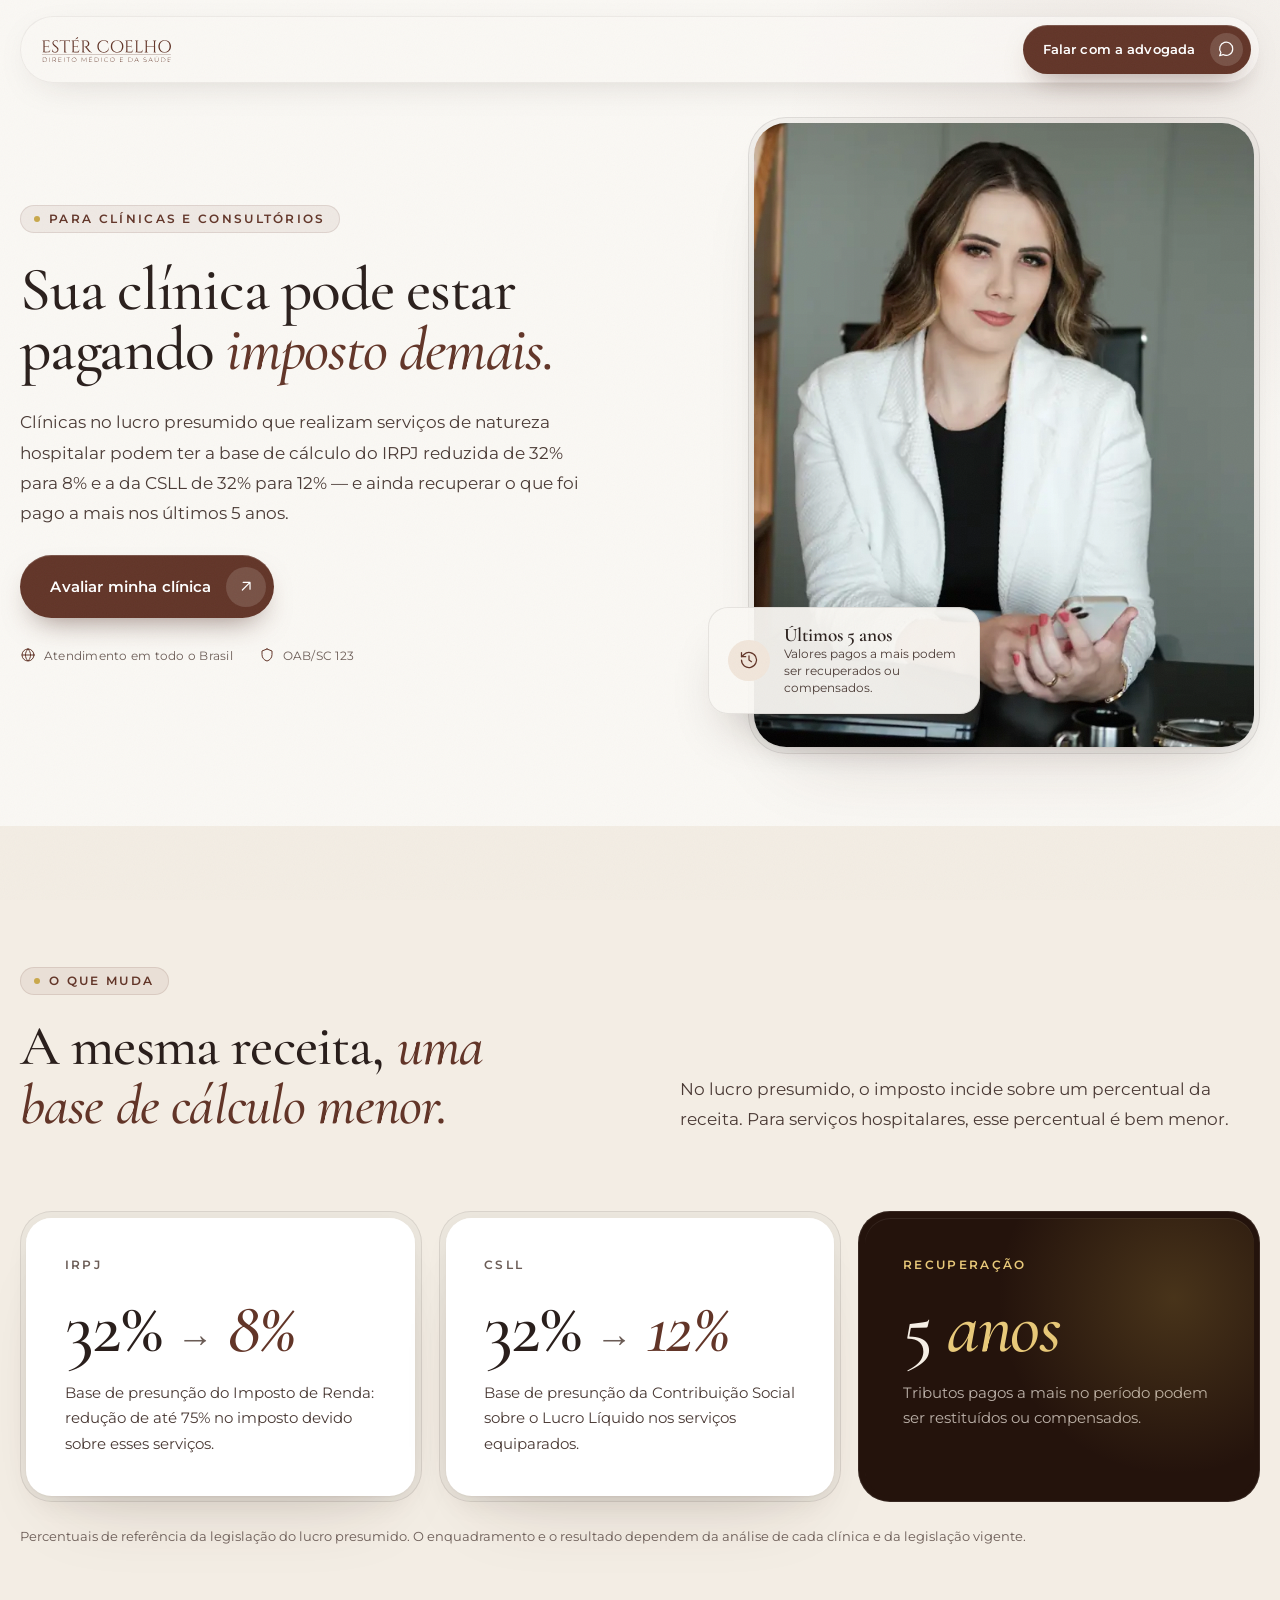
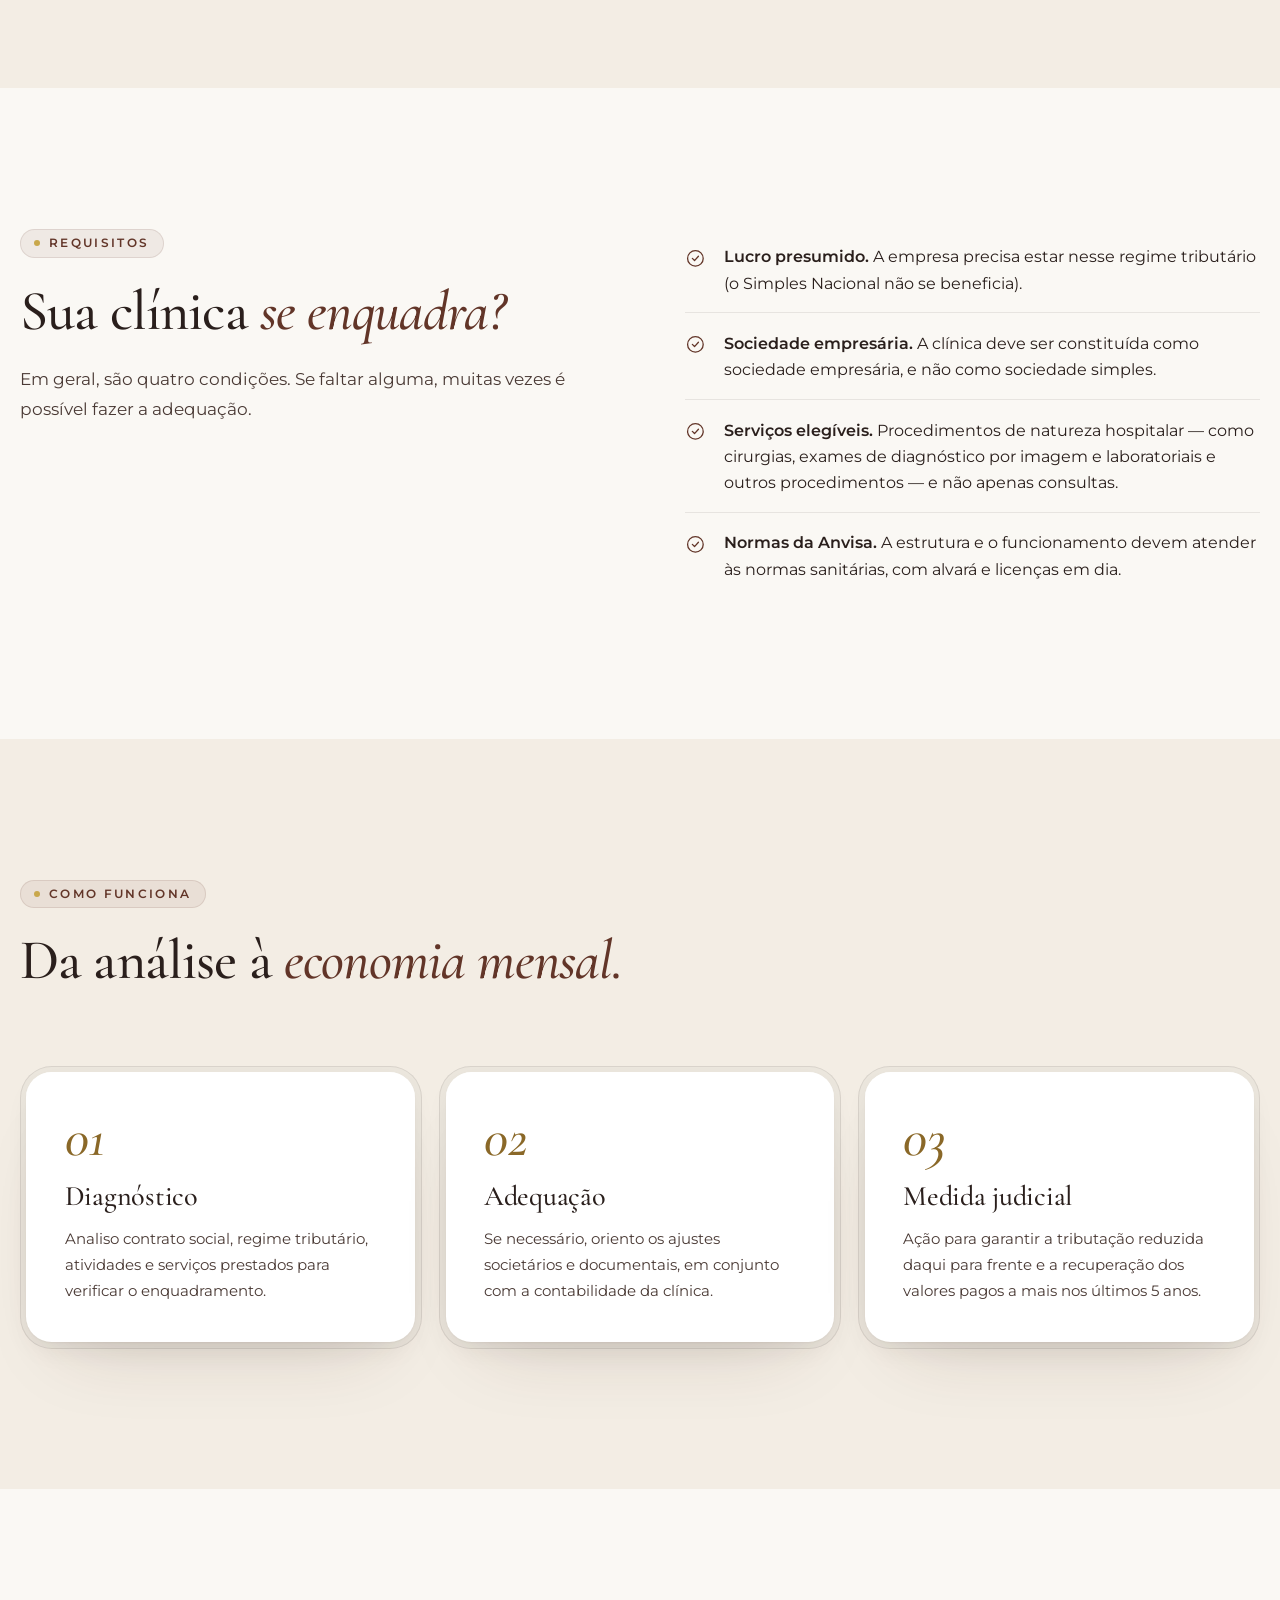
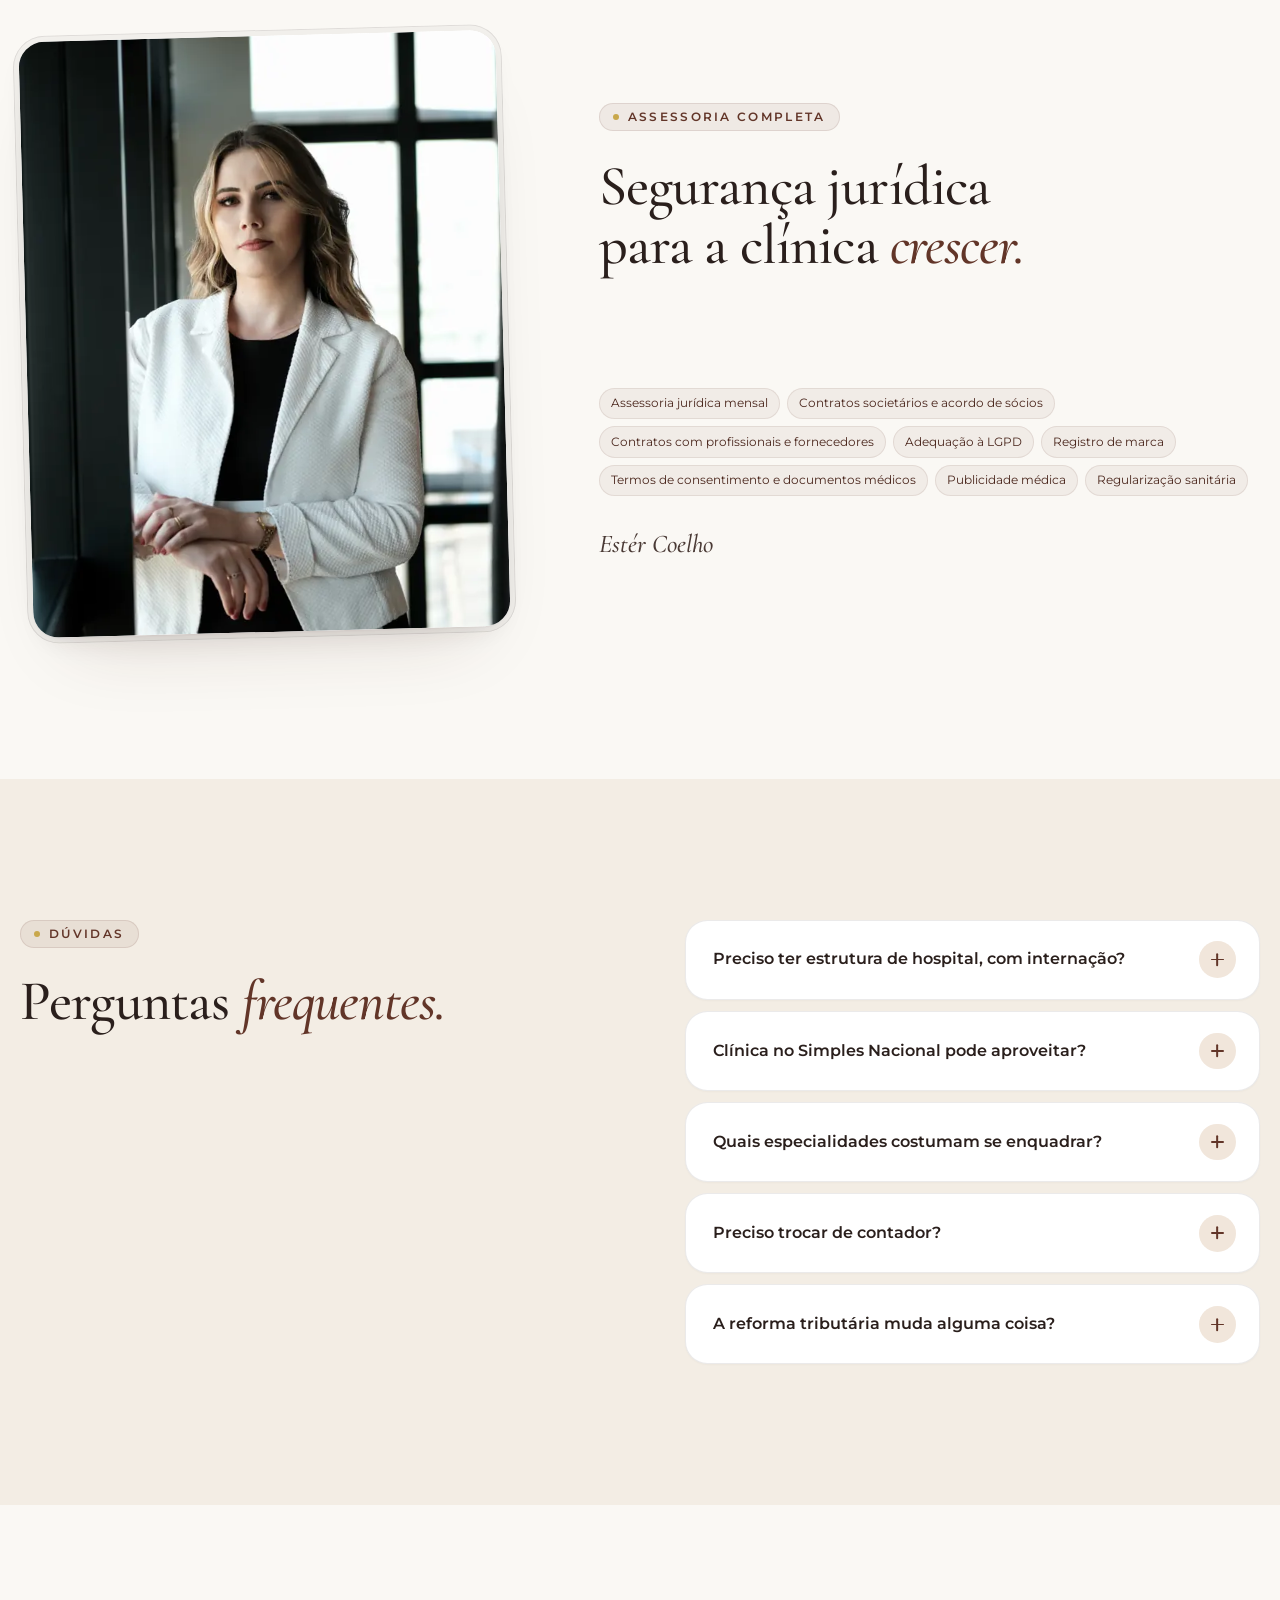
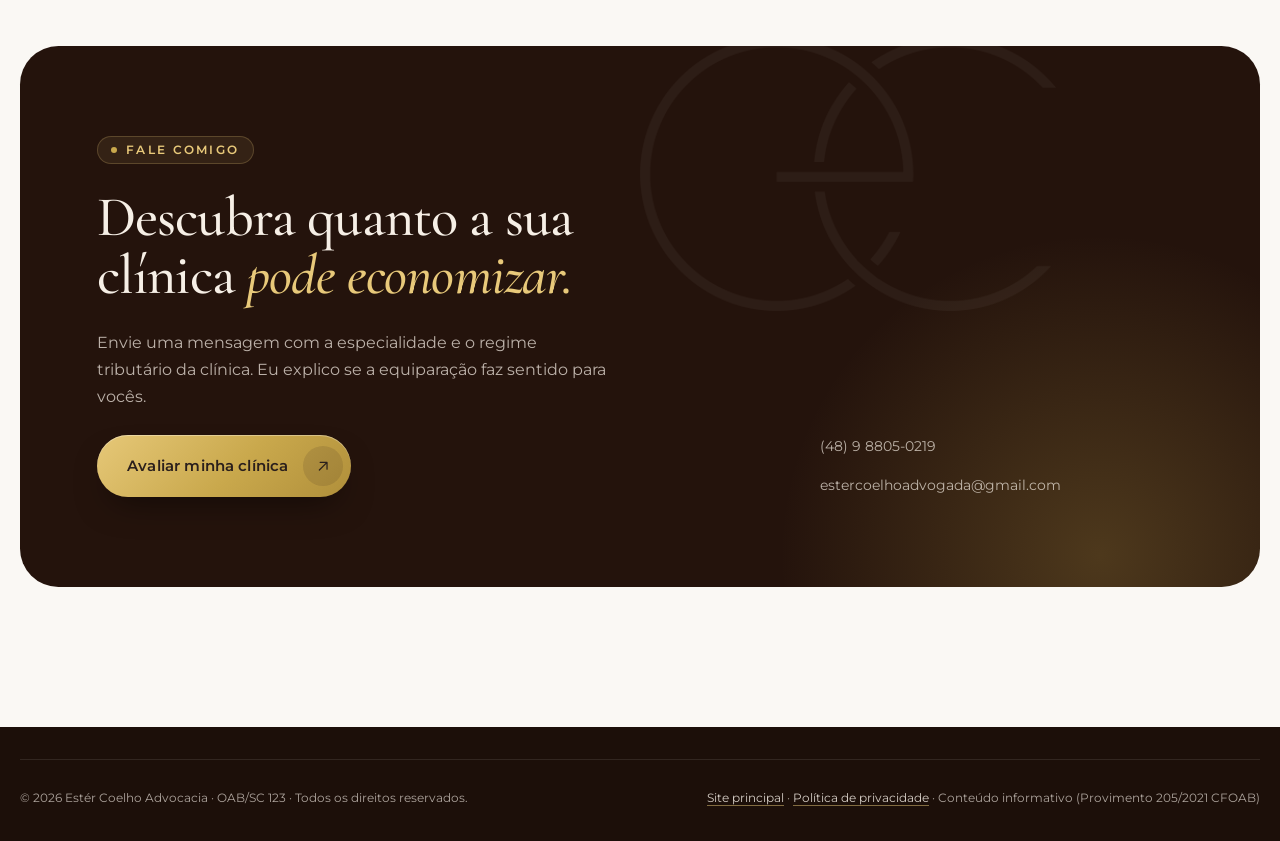
<file: equiparacao-hospitalar/index.html>
<!doctype html>
<html lang="pt-BR">
<head>
  <meta charset="utf-8">
  <meta name="viewport" content="width=device-width, initial-scale=1">
  <title>Equiparação hospitalar para clínicas | Estér Coelho</title>
  <meta name="description" content="Clínicas no lucro presumido podem reduzir a base do IRPJ e da CSLL com a equiparação hospitalar e recuperar o que pagaram a mais nos últimos 5 anos.">
  <meta name="robots" content="index, follow, max-image-preview:large">
  <meta name="theme-color" content="#faf8f4">
  <link rel="canonical" href="https://estercoelho.akaistudio.com.br/equiparacao-hospitalar/">
  <link rel="icon" type="image/svg+xml" href="../assets/img/logos/favicon.svg">
  <link rel="icon" type="image/png" sizes="64x64" href="../assets/img/favicon-marrom.png">
  <link rel="apple-touch-icon" href="../assets/img/apple-touch-icon-marrom.png">

  <meta property="og:type" content="website">
  <meta property="og:locale" content="pt_BR">
  <meta property="og:title" content="Sua clínica pode estar pagando imposto demais">
  <meta property="og:description" content="Equiparação hospitalar: redução da base do IRPJ e da CSLL e recuperação dos últimos 5 anos.">
  <meta property="og:url" content="https://estercoelho.akaistudio.com.br/equiparacao-hospitalar/">
  <meta property="og:site_name" content="Estér Coelho Advocacia">
  <meta property="og:image" content="https://estercoelho.akaistudio.com.br/assets/img/og/equiparacao.jpg?v=3">
  <meta property="og:image:type" content="image/jpeg">
  <meta property="og:image:width" content="1200">
  <meta property="og:image:height" content="630">
  <meta property="og:image:alt" content="Estér Coelho Advocacia — Direito Médico e da Saúde">
  <meta name="twitter:card" content="summary_large_image">
  <link rel="preload" href="../assets/fonts/cormorant.woff2" as="font" type="font/woff2" crossorigin>
  <link rel="preload" href="../assets/fonts/cormorant-italic.woff2" as="font" type="font/woff2" crossorigin>
  <link rel="preload" href="../assets/fonts/montserrat.woff2" as="font" type="font/woff2" crossorigin>
  <link rel="stylesheet" href="../assets/css/style.css?v=7">
  <link rel="preload" as="image" href="../assets/img/ester-mesa-branco-800.webp" imagesrcset="../assets/img/ester-mesa-branco-600.webp 600w, ../assets/img/ester-mesa-branco-800.webp 800w, ../assets/img/ester-mesa-branco-1400.webp 1400w" imagesizes="(max-width: 860px) 92vw, 44vw">
  <script>document.documentElement.classList.add("js")</script>

  <script type="application/ld+json">
  {
    "@context": "https://schema.org",
    "@graph": [
      {
        "@type": "Service",
        "name": "Equiparação hospitalar para clínicas",
        "serviceType": "Equiparação hospitalar para clínicas",
        "url": "https://estercoelho.akaistudio.com.br/equiparacao-hospitalar/",
        "provider": {
          "@id": "https://estercoelho.akaistudio.com.br/#escritorio"
        },
        "areaServed": {
          "@type": "Country",
          "name": "Brasil"
        }
      },
      {
        "@type": "BreadcrumbList",
        "itemListElement": [
          {
            "@type": "ListItem",
            "position": 1,
            "name": "Início",
            "item": "https://estercoelho.akaistudio.com.br/"
          },
          {
            "@type": "ListItem",
            "position": 2,
            "name": "Equiparação hospitalar",
            "item": "https://estercoelho.akaistudio.com.br/equiparacao-hospitalar/"
          }
        ]
      },
      {
        "@type": "FAQPage",
        "mainEntity": [
          {
            "@type": "Question",
            "name": "Preciso ter estrutura de hospital, com internação?",
            "acceptedAnswer": {
              "@type": "Answer",
              "text": "Não. O entendimento dos tribunais considera a natureza do serviço prestado, e não a existência de internação. O que importa é a realização de procedimentos de natureza hospitalar."
            }
          },
          {
            "@type": "Question",
            "name": "Clínica no Simples Nacional pode aproveitar?",
            "acceptedAnswer": {
              "@type": "Answer",
              "text": "Não diretamente, porque a equiparação se aplica ao lucro presumido. Mas pode valer a pena simular a mudança de regime — a análise mostra qual é o cenário mais vantajoso."
            }
          },
          {
            "@type": "Question",
            "name": "Quais especialidades costumam se enquadrar?",
            "acceptedAnswer": {
              "@type": "Answer",
              "text": "Clínicas que realizam cirurgias e procedimentos (dermatologia, oftalmologia, cirurgia plástica, ortopedia), centros de diagnóstico por imagem, laboratórios e clínicas odontológicas com procedimentos cirúrgicos, entre outras. Consultas simples, em regra, não entram."
            }
          },
          {
            "@type": "Question",
            "name": "Preciso trocar de contador?",
            "acceptedAnswer": {
              "@type": "Answer",
              "text": "Não. O trabalho é feito em conjunto com a contabilidade da clínica, que continua cuidando da rotina fiscal."
            }
          },
          {
            "@type": "Question",
            "name": "A reforma tributária muda alguma coisa?",
            "acceptedAnswer": {
              "@type": "Answer",
              "text": "A reforma trata principalmente dos tributos sobre consumo. A equiparação envolve IRPJ e CSLL, mas cada caso deve ser analisado com base na legislação em vigor no momento."
            }
          }
        ]
      }
    ]
  }
  </script>
</head>
<body>
  <a class="skip-link" href="#conteudo">Pular para o conteúdo</a>

  <header class="nav lp-nav" aria-label="Principal">
    <a class="nav__brand" href="../" aria-label="Estér Coelho Advocacia — início">
      <img src="../assets/img/logos/assinatura-marrom.svg" alt="Estér Coelho — Direito Médico e da Saúde" width="300" height="60">
    </a>
    <a class="btn nav__cta" aria-label="Falar com a advogada no WhatsApp" data-cta="lp-equiparacao-nav" href="https://wa.me/5548988050219?text=Ol%C3%A1%2C%20tenho%20uma%20cl%C3%ADnica%20e%20quero%20saber%20sobre%20a%20equipara%C3%A7%C3%A3o%20hospitalar." target="_blank" rel="noopener">
      <span class="nav__cta-label">Falar com a advogada</span>
      <span class="btn__icon" aria-hidden="true"><svg viewBox="0 0 24 24" fill="none" stroke="currentColor" stroke-width="1.6" stroke-linecap="round" stroke-linejoin="round"><path d="M20.5 11.6a8.5 8.5 0 0 1-12.6 7.4L3.5 20.5l1.6-4.2A8.5 8.5 0 1 1 20.5 11.6Z"/></svg></span>
    </a>
  </header>

  <main id="conteudo">

    <section class="hero lp-hero">
      <div class="wrap hero__grid">
        <div class="hero__copy">
          <span class="eyebrow rise">Para clínicas e consultórios</span>
          <h1 class="display rise" style="--d:.08s">Sua clínica pode estar pagando <em>imposto demais.</em></h1>
          <p class="lead rise" style="--d:.16s">Clínicas no lucro presumido que realizam serviços de natureza hospitalar podem ter a base de cálculo do IRPJ reduzida de 32% para 8% e a da CSLL de 32% para 12% — e ainda recuperar o que foi pago a mais nos últimos 5 anos.</p>
          <div class="hero__actions rise" style="--d:.24s">
            <a class="btn btn--lg" data-cta="lp-equiparacao-hero" href="https://wa.me/5548988050219?text=Ol%C3%A1%2C%20tenho%20uma%20cl%C3%ADnica%20e%20quero%20saber%20sobre%20a%20equipara%C3%A7%C3%A3o%20hospitalar." target="_blank" rel="noopener">
              Avaliar minha clínica
              <span class="btn__icon" aria-hidden="true"><svg viewBox="0 0 24 24" fill="none" stroke="currentColor" stroke-width="1.6" stroke-linecap="round" stroke-linejoin="round"><path d="M7 17 17 7M8 7h9v9"/></svg></span>
            </a>
          </div>
          <div class="hero__meta rise" style="--d:.32s">
            <span><svg viewBox="0 0 24 24" fill="none" stroke="currentColor" stroke-width="1.5" stroke-linecap="round" stroke-linejoin="round"><circle cx="12" cy="12" r="9"/><path d="M3 12h18M12 3c2.5 2.6 3.8 5.6 3.8 9s-1.3 6.4-3.8 9c-2.5-2.6-3.8-5.6-3.8-9S9.5 5.6 12 3Z"/></svg>Atendimento em todo o Brasil</span>
            <span><svg viewBox="0 0 24 24" fill="none" stroke="currentColor" stroke-width="1.5" stroke-linecap="round" stroke-linejoin="round"><path d="M12 3 4.5 6v5.5c0 4.6 3.1 8.4 7.5 9.5 4.4-1.1 7.5-4.9 7.5-9.5V6L12 3Z"/></svg>OAB/SC 123</span>
          </div>
        </div>

        <div class="hero__visual rise" style="--d:.2s">
          <div class="bezel">
            <div class="bezel__core photo">
              <img src="../assets/img/ester-mesa-branco-800.webp" srcset="../assets/img/ester-mesa-branco-600.webp 600w, ../assets/img/ester-mesa-branco-800.webp 800w, ../assets/img/ester-mesa-branco-1400.webp 1400w" sizes="(max-width: 860px) 92vw, 44vw" alt="Advogada Estér Coelho, de blazer branco, à mesa do escritório" width="800" height="1200" fetchpriority="high">
            </div>
          </div>
          <div class="float-card">
            <span class="float-card__icon" aria-hidden="true"><svg viewBox="0 0 24 24" fill="none" stroke="currentColor" stroke-width="1.5" stroke-linecap="round" stroke-linejoin="round"><path d="M3 12a9 9 0 1 0 3-6.7L3 8"/><path d="M3 3v5h5M12 7v5l3 2"/></svg></span>
            <div><strong>Últimos 5 anos</strong><small>Valores pagos a mais podem ser recuperados ou compensados.</small></div>
          </div>
        </div>
      </div>
    </section>

    <!-- Números -->
    <section class="section section--tint">
      <div class="wrap">
        <div class="section-head section-head--split">
          <div style="display:grid;gap:1.4rem">
            <span class="eyebrow reveal">O que muda</span>
            <h2 class="h2 reveal" style="--d:.08s">A mesma receita, <em>uma base de cálculo menor.</em></h2>
          </div>
          <p class="lead reveal" style="--d:.12s">No lucro presumido, o imposto incide sobre um percentual da receita. Para serviços hospitalares, esse percentual é bem menor.</p>
        </div>
        <div class="bento">
          <div class="bezel span-4 reveal">
            <div class="bezel__core card">
              <small class="faq-group__title" style="margin:0">IRPJ</small>
              <p class="display" style="font-size:clamp(3rem,6vw,4.6rem);color:var(--ink)">32% <span style="color:var(--ink-mute);font-size:.5em">→</span> <em>8%</em></p>
              <p>Base de presunção do Imposto de Renda: redução de até 75% no imposto devido sobre esses serviços.</p>
            </div>
          </div>
          <div class="bezel span-4 reveal" style="--d:.08s">
            <div class="bezel__core card">
              <small class="faq-group__title" style="margin:0">CSLL</small>
              <p class="display" style="font-size:clamp(3rem,6vw,4.6rem);color:var(--ink)">32% <span style="color:var(--ink-mute);font-size:.5em">→</span> <em>12%</em></p>
              <p>Base de presunção da Contribuição Social sobre o Lucro Líquido nos serviços equiparados.</p>
            </div>
          </div>
          <div class="bezel bezel--dark span-4 reveal" style="--d:.16s;background:var(--brand-night)">
            <div class="bezel__core card card--feature">
              <small class="faq-group__title" style="margin:0;color:var(--gold-l)">Recuperação</small>
              <p class="display" style="font-size:clamp(3rem,6vw,4.6rem);color:var(--cream)">5 <em style="color:var(--gold-l)">anos</em></p>
              <p>Tributos pagos a mais no período podem ser restituídos ou compensados.</p>
            </div>
          </div>
        </div>
        <p class="reveal" style="margin-top:1.5rem;font-size:.8rem;color:var(--ink-mute)">Percentuais de referência da legislação do lucro presumido. O enquadramento e o resultado dependem da análise de cada clínica e da legislação vigente.</p>
      </div>
    </section>

    <!-- Requisitos -->
    <section class="section">
      <div class="wrap split">
        <div class="sticky">
          <span class="eyebrow reveal">Requisitos</span>
          <h2 class="h2 reveal" style="--d:.08s">Sua clínica <em>se enquadra?</em></h2>
          <p class="lead reveal" style="--d:.12s">Em geral, são quatro condições. Se faltar alguma, muitas vezes é possível fazer a adequação.</p>
        </div>
        <ul class="checklist reveal">
          <li><svg viewBox="0 0 24 24" fill="none" stroke="currentColor" stroke-width="1.5" stroke-linecap="round" stroke-linejoin="round"><circle cx="12" cy="12" r="9"/><path d="m8.5 12 2.5 2.5 4.5-5"/></svg><span><strong>Lucro presumido.</strong> A empresa precisa estar nesse regime tributário (o Simples Nacional não se beneficia).</span></li>
          <li><svg viewBox="0 0 24 24" fill="none" stroke="currentColor" stroke-width="1.5" stroke-linecap="round" stroke-linejoin="round"><circle cx="12" cy="12" r="9"/><path d="m8.5 12 2.5 2.5 4.5-5"/></svg><span><strong>Sociedade empresária.</strong> A clínica deve ser constituída como sociedade empresária, e não como sociedade simples.</span></li>
          <li><svg viewBox="0 0 24 24" fill="none" stroke="currentColor" stroke-width="1.5" stroke-linecap="round" stroke-linejoin="round"><circle cx="12" cy="12" r="9"/><path d="m8.5 12 2.5 2.5 4.5-5"/></svg><span><strong>Serviços elegíveis.</strong> Procedimentos de natureza hospitalar — como cirurgias, exames de diagnóstico por imagem e laboratoriais e outros procedimentos — e não apenas consultas.</span></li>
          <li><svg viewBox="0 0 24 24" fill="none" stroke="currentColor" stroke-width="1.5" stroke-linecap="round" stroke-linejoin="round"><circle cx="12" cy="12" r="9"/><path d="m8.5 12 2.5 2.5 4.5-5"/></svg><span><strong>Normas da Anvisa.</strong> A estrutura e o funcionamento devem atender às normas sanitárias, com alvará e licenças em dia.</span></li>
        </ul>
      </div>
    </section>

    <!-- Passos -->
    <section class="section section--tint">
      <div class="wrap">
        <div class="section-head">
          <span class="eyebrow reveal">Como funciona</span>
          <h2 class="h2 reveal" style="--d:.08s">Da análise à <em>economia mensal.</em></h2>
        </div>
        <ol class="steps">
          <li class="bezel reveal">
            <div class="bezel__core step">
              <span class="step__num">01</span>
              <h3 class="h3">Diagnóstico</h3>
              <p>Analiso contrato social, regime tributário, atividades e serviços prestados para verificar o enquadramento.</p>
            </div>
          </li>
          <li class="bezel reveal" style="--d:.08s">
            <div class="bezel__core step">
              <span class="step__num">02</span>
              <h3 class="h3">Adequação</h3>
              <p>Se necessário, oriento os ajustes societários e documentais, em conjunto com a contabilidade da clínica.</p>
            </div>
          </li>
          <li class="bezel reveal" style="--d:.16s">
            <div class="bezel__core step">
              <span class="step__num">03</span>
              <h3 class="h3">Medida judicial</h3>
              <p>Ação para garantir a tributação reduzida daqui para frente e a recuperação dos valores pagos a mais nos últimos 5 anos.</p>
            </div>
          </li>
        </ol>
      </div>
    </section>

    <!-- Outros serviços -->
    <section class="section">
      <div class="wrap about">
        <div class="about__visual reveal">
          <div class="bezel">
            <div class="bezel__core photo">
              <img src="../assets/img/ester-janela-800.webp" srcset="../assets/img/ester-janela-600.webp 600w, ../assets/img/ester-janela-800.webp 800w, ../assets/img/ester-janela-1400.webp 1400w" sizes="(max-width: 860px) 92vw, 38vw" alt="Estér Coelho em pé junto à janela do escritório" width="800" height="1200" loading="lazy" decoding="async">
            </div>
          </div>
        </div>
        <div class="about__copy">
          <span class="eyebrow reveal">Assessoria completa</span>
          <h2 class="h2 reveal" style="--d:.08s">Segurança jurídica para a clínica <em>crescer.</em></h2>
          <p class="reveal" style="--d:.12s">Além da equiparação, acompanho clínicas e consultórios na rotina jurídica, para que médicos e dentistas possam se concentrar nos pacientes.</p>
          <ul class="chips chips--light reveal" style="--d:.16s">
            <li>Assessoria jurídica mensal</li><li>Contratos societários e acordo de sócios</li><li>Contratos com profissionais e fornecedores</li><li>Adequação à LGPD</li><li>Registro de marca</li><li>Termos de consentimento e documentos médicos</li><li>Publicidade médica</li><li>Regularização sanitária</li>
          </ul>
          <p class="signature reveal" style="--d:.2s">Estér Coelho</p>
        </div>
      </div>
    </section>

    <!-- FAQ -->
    <section class="section section--tint">
      <div class="wrap split">
        <div class="sticky">
          <span class="eyebrow reveal">Dúvidas</span>
          <h2 class="h2 reveal" style="--d:.08s">Perguntas <em>frequentes.</em></h2>
        </div>
        <div class="faq">
          <details class="reveal">
            <summary>Preciso ter estrutura de hospital, com internação?<span class="faq__toggle" aria-hidden="true"></span></summary>
            <div class="faq__body"><p>Não. O entendimento dos tribunais considera a natureza do serviço prestado, e não a existência de internação. O que importa é a realização de procedimentos de natureza hospitalar.</p></div>
          </details>
          <details class="reveal">
            <summary>Clínica no Simples Nacional pode aproveitar?<span class="faq__toggle" aria-hidden="true"></span></summary>
            <div class="faq__body"><p>Não diretamente, porque a equiparação se aplica ao lucro presumido. Mas pode valer a pena simular a mudança de regime — a análise mostra qual é o cenário mais vantajoso.</p></div>
          </details>
          <details class="reveal">
            <summary>Quais especialidades costumam se enquadrar?<span class="faq__toggle" aria-hidden="true"></span></summary>
            <div class="faq__body"><p>Clínicas que realizam cirurgias e procedimentos (dermatologia, oftalmologia, cirurgia plástica, ortopedia), centros de diagnóstico por imagem, laboratórios e clínicas odontológicas com procedimentos cirúrgicos, entre outras. Consultas simples, em regra, não entram.</p></div>
          </details>
          <details class="reveal">
            <summary>Preciso trocar de contador?<span class="faq__toggle" aria-hidden="true"></span></summary>
            <div class="faq__body"><p>Não. O trabalho é feito em conjunto com a contabilidade da clínica, que continua cuidando da rotina fiscal.</p></div>
          </details>
          <details class="reveal">
            <summary>A reforma tributária muda alguma coisa?<span class="faq__toggle" aria-hidden="true"></span></summary>
            <div class="faq__body"><p>A reforma trata principalmente dos tributos sobre consumo. A equiparação envolve IRPJ e CSLL, mas cada caso deve ser analisado com base na legislação em vigor no momento.</p></div>
          </details>
        </div>
      </div>
    </section>

    <section class="section">
      <div class="wrap">
        <div class="cta reveal">
          <div class="cta__copy">
            <span class="eyebrow eyebrow--light">Fale comigo</span>
            <h2 class="h2">Descubra quanto a sua clínica <em>pode economizar.</em></h2>
            <p>Envie uma mensagem com a especialidade e o regime tributário da clínica. Eu explico se a equiparação faz sentido para vocês.</p>
            <a class="btn btn--light btn--lg" data-cta="lp-equiparacao-final" href="https://wa.me/5548988050219?text=Ol%C3%A1%2C%20tenho%20uma%20cl%C3%ADnica%20e%20quero%20saber%20sobre%20a%20equipara%C3%A7%C3%A3o%20hospitalar." target="_blank" rel="noopener">
              Avaliar minha clínica
              <span class="btn__icon" aria-hidden="true"><svg viewBox="0 0 24 24" fill="none" stroke="currentColor" stroke-width="1.6" stroke-linecap="round" stroke-linejoin="round"><path d="M7 17 17 7M8 7h9v9"/></svg></span>
            </a>
          </div>
          <div class="cta__side">
            <a href="tel:+5548988050219">(48) 9 8805-0219</a>
            <a href="mailto:estercoelhoadvogada@gmail.com">estercoelhoadvogada@gmail.com</a>
          </div>
        </div>
      </div>
    </section>
  </main>

  <footer class="footer" style="padding-top:2rem">
    <div class="wrap">
      <div class="footer__bottom" style="margin-top:0">
        <span>© <span data-year>2026</span> Estér Coelho Advocacia · OAB/SC 123 · Todos os direitos reservados.</span>
        <span><a href="../">Site principal</a> · <a href="../politica-de-privacidade.html">Política de privacidade</a> · Conteúdo informativo (Provimento 205/2021 CFOAB)</span>
      </div>
    </div>
  </footer>

  <a class="wa-float" data-cta="lp-equiparacao-flutuante" href="https://wa.me/5548988050219?text=Ol%C3%A1%2C%20tenho%20uma%20cl%C3%ADnica%20e%20quero%20saber%20sobre%20a%20equipara%C3%A7%C3%A3o%20hospitalar." target="_blank" rel="noopener" aria-label="Falar no WhatsApp">
    <span class="wa-float__icon" aria-hidden="true"><svg viewBox="0 0 24 24" fill="none" stroke="currentColor" stroke-width="1.6" stroke-linecap="round" stroke-linejoin="round"><path d="M20.5 11.6a8.5 8.5 0 0 1-12.6 7.4L3.5 20.5l1.6-4.2A8.5 8.5 0 1 1 20.5 11.6Z"/><path d="M9 8.7c.2-.5.5-.5.8-.5h.5c.2 0 .4 0 .6.5l.7 1.6c.1.2 0 .5-.1.7l-.5.6c-.1.2-.2.3 0 .6.5.9 1.4 1.8 2.4 2.3.3.1.4.1.6-.1l.6-.7c.2-.2.4-.2.6-.1l1.6.8c.2.1.4.2.4.4 0 .4-.1 1.2-.6 1.6-.5.4-1.3.6-2.1.4-2.2-.6-4.6-2.6-5.5-4.7-.4-1-.5-2.4.1-3.4Z"/></svg></span>
    <span class="wa-float__label">Fale comigo</span>
  </a>

  <script src="../assets/js/main.js?v=7" defer></script>
</body>
</html>
</file>
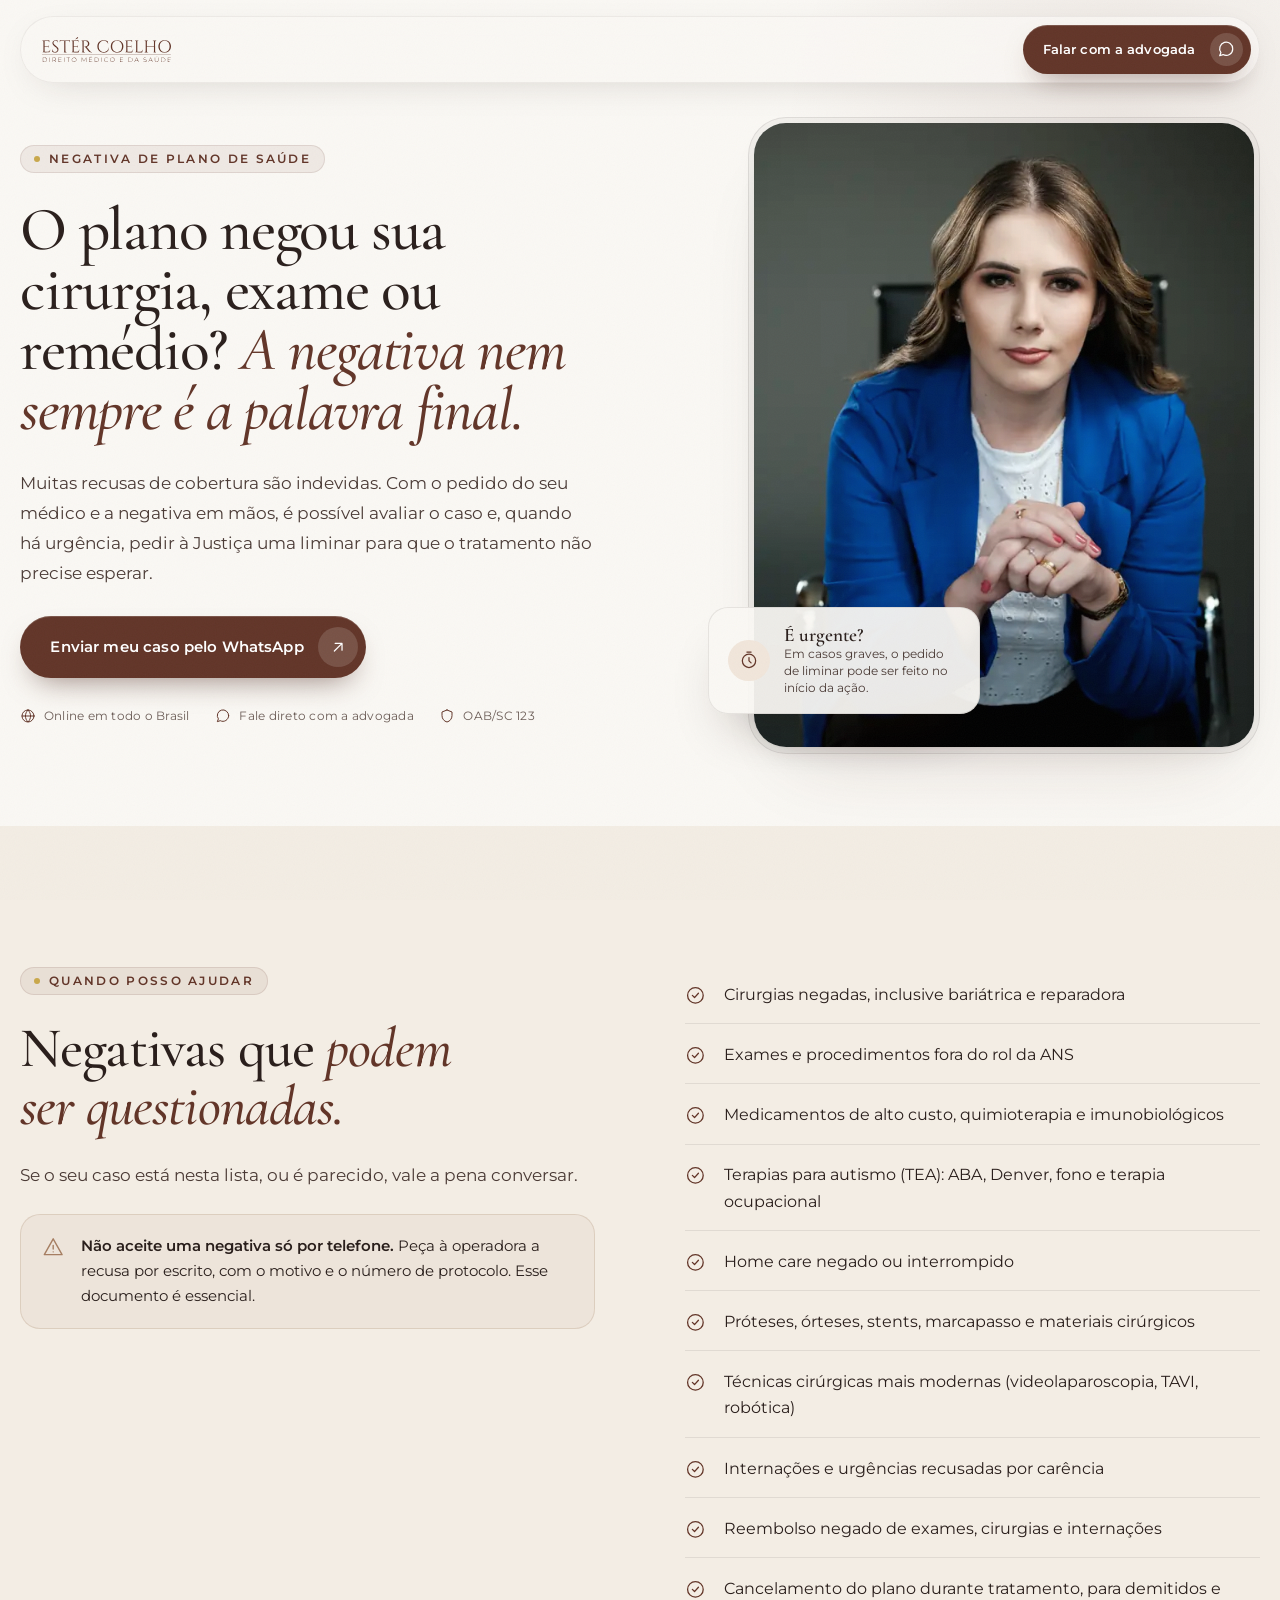
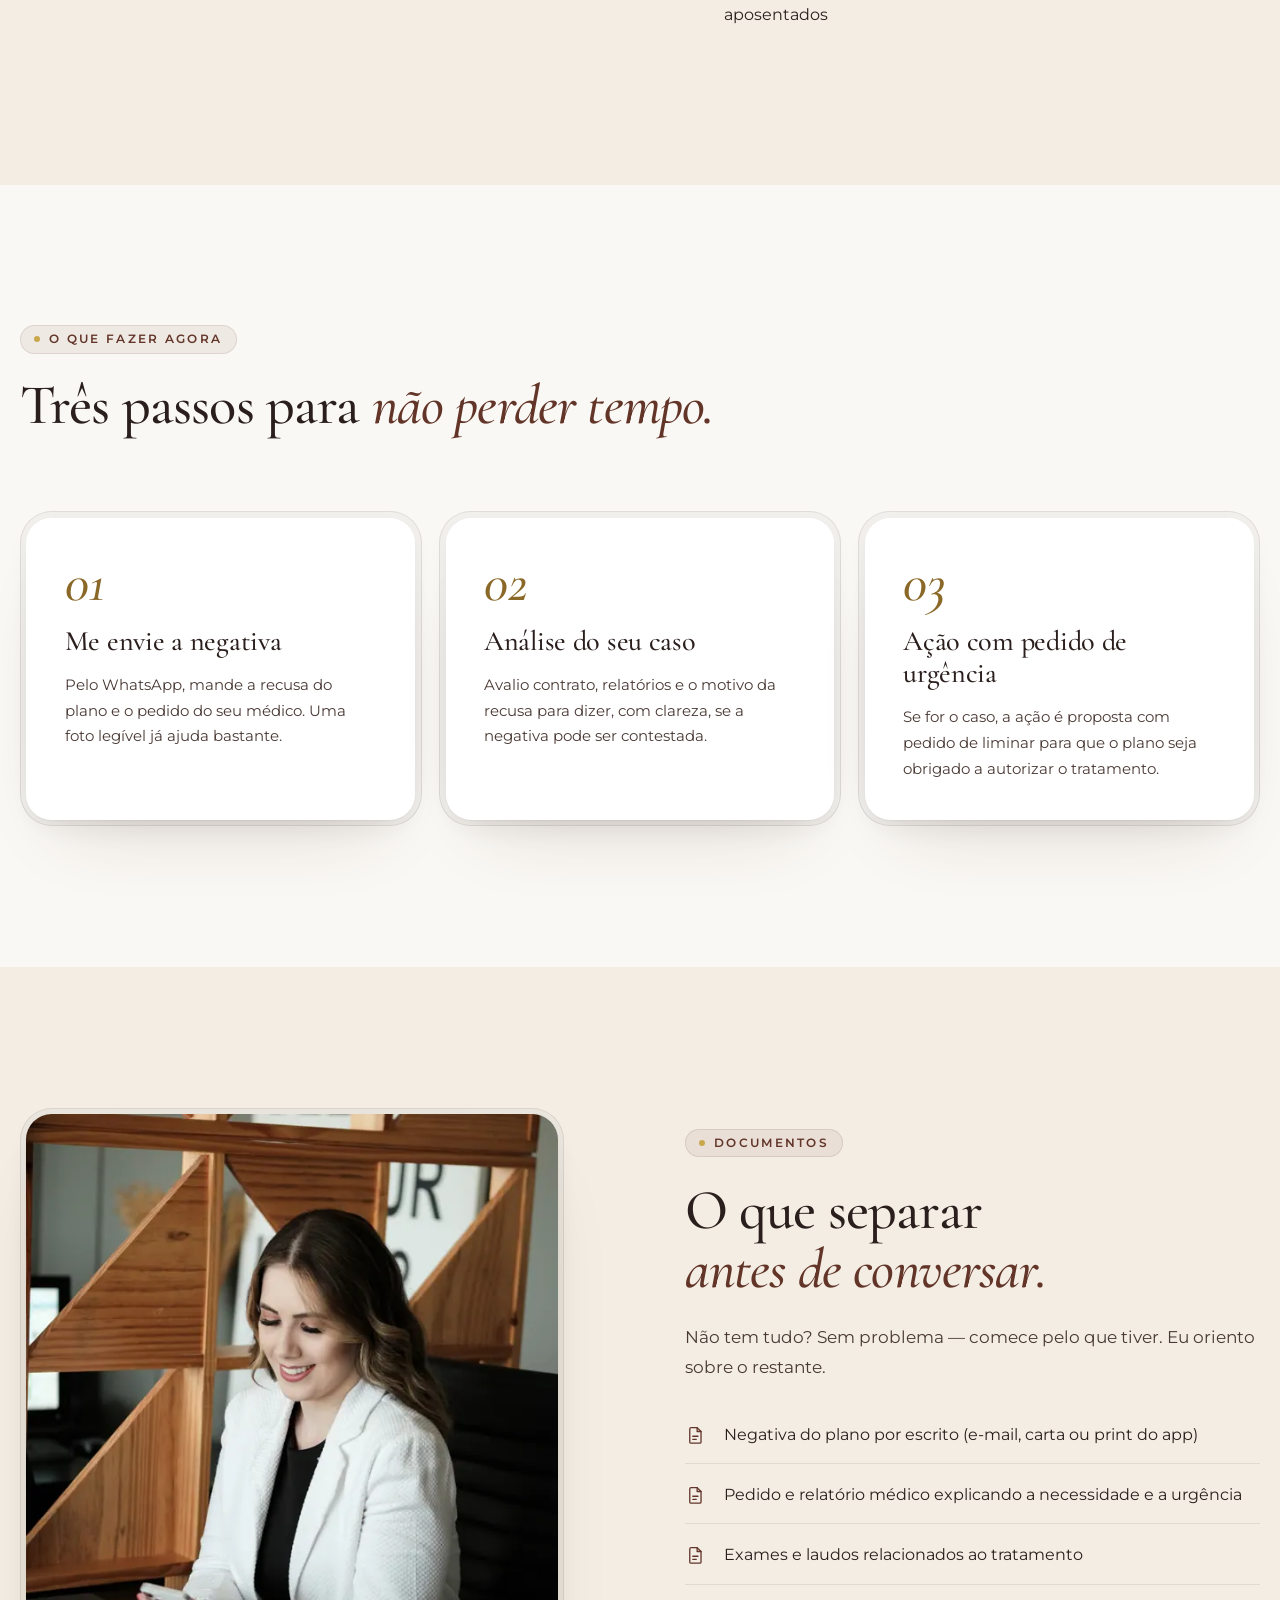
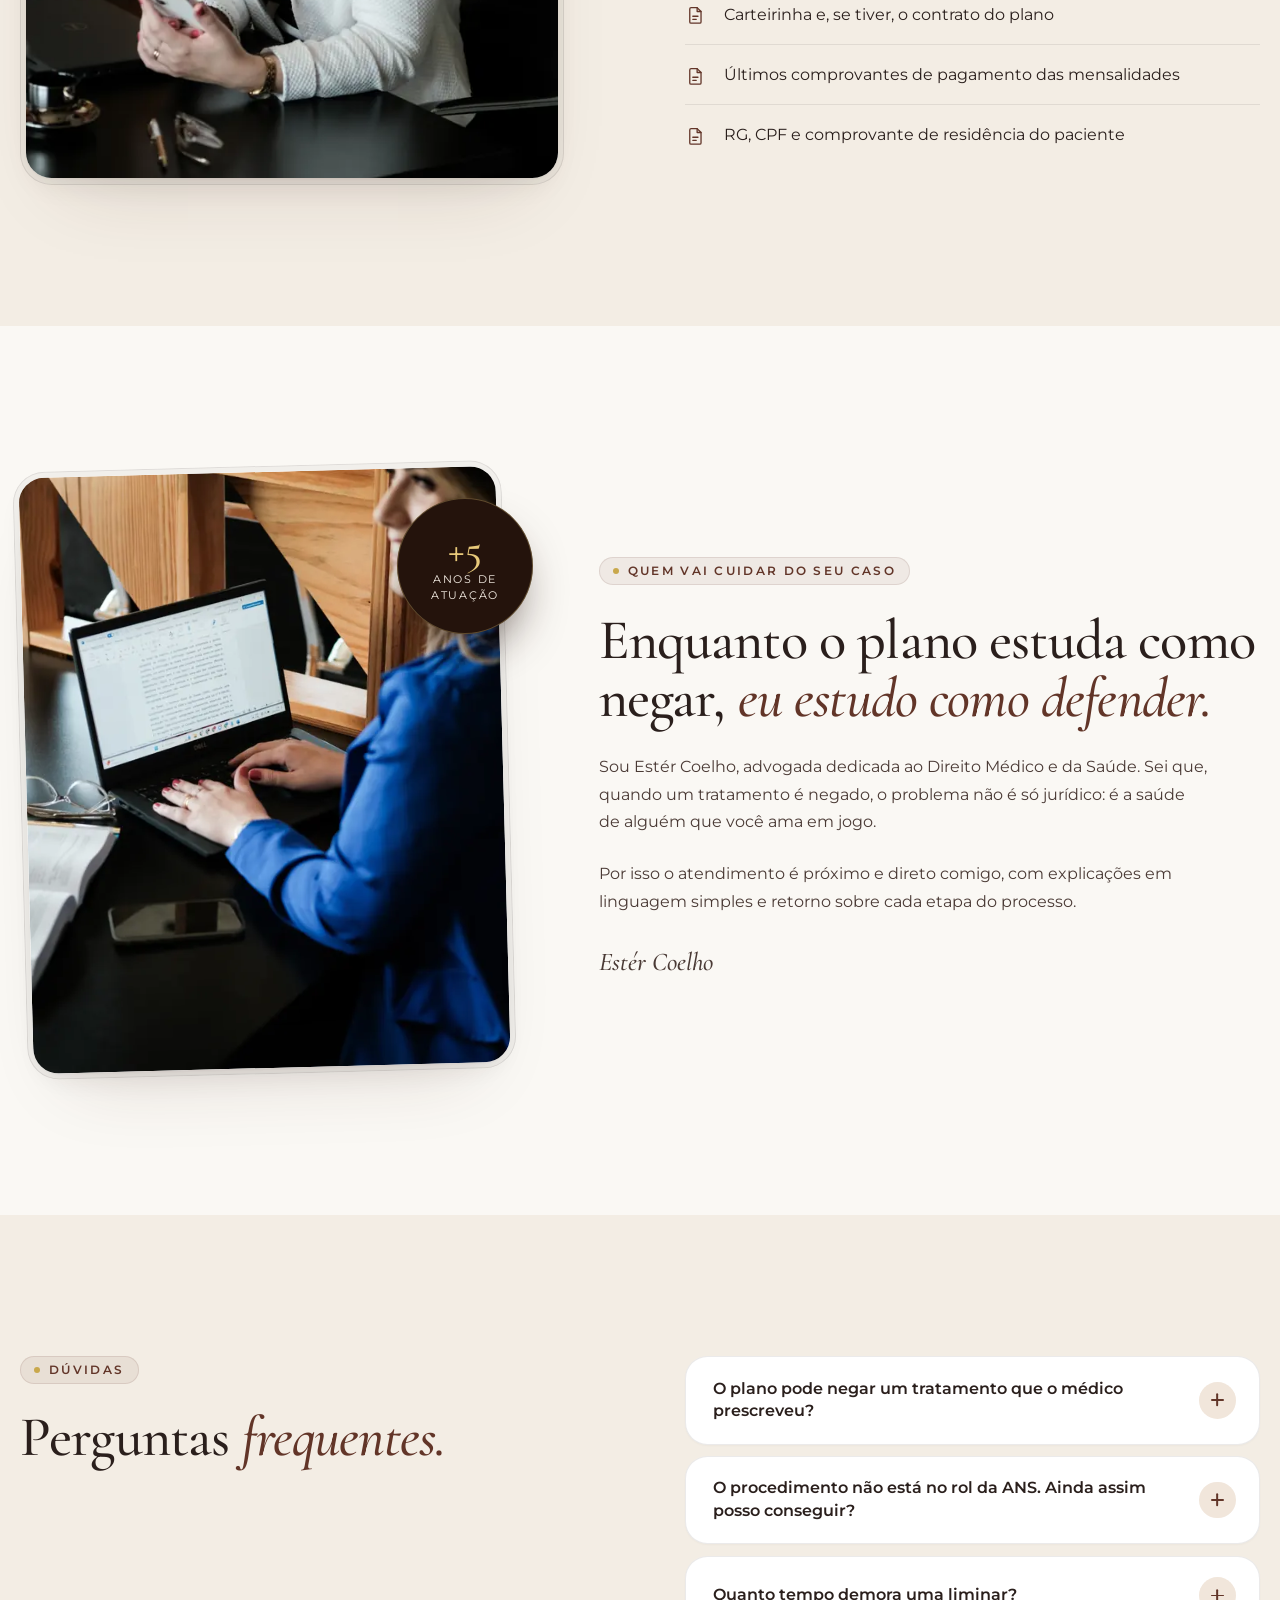
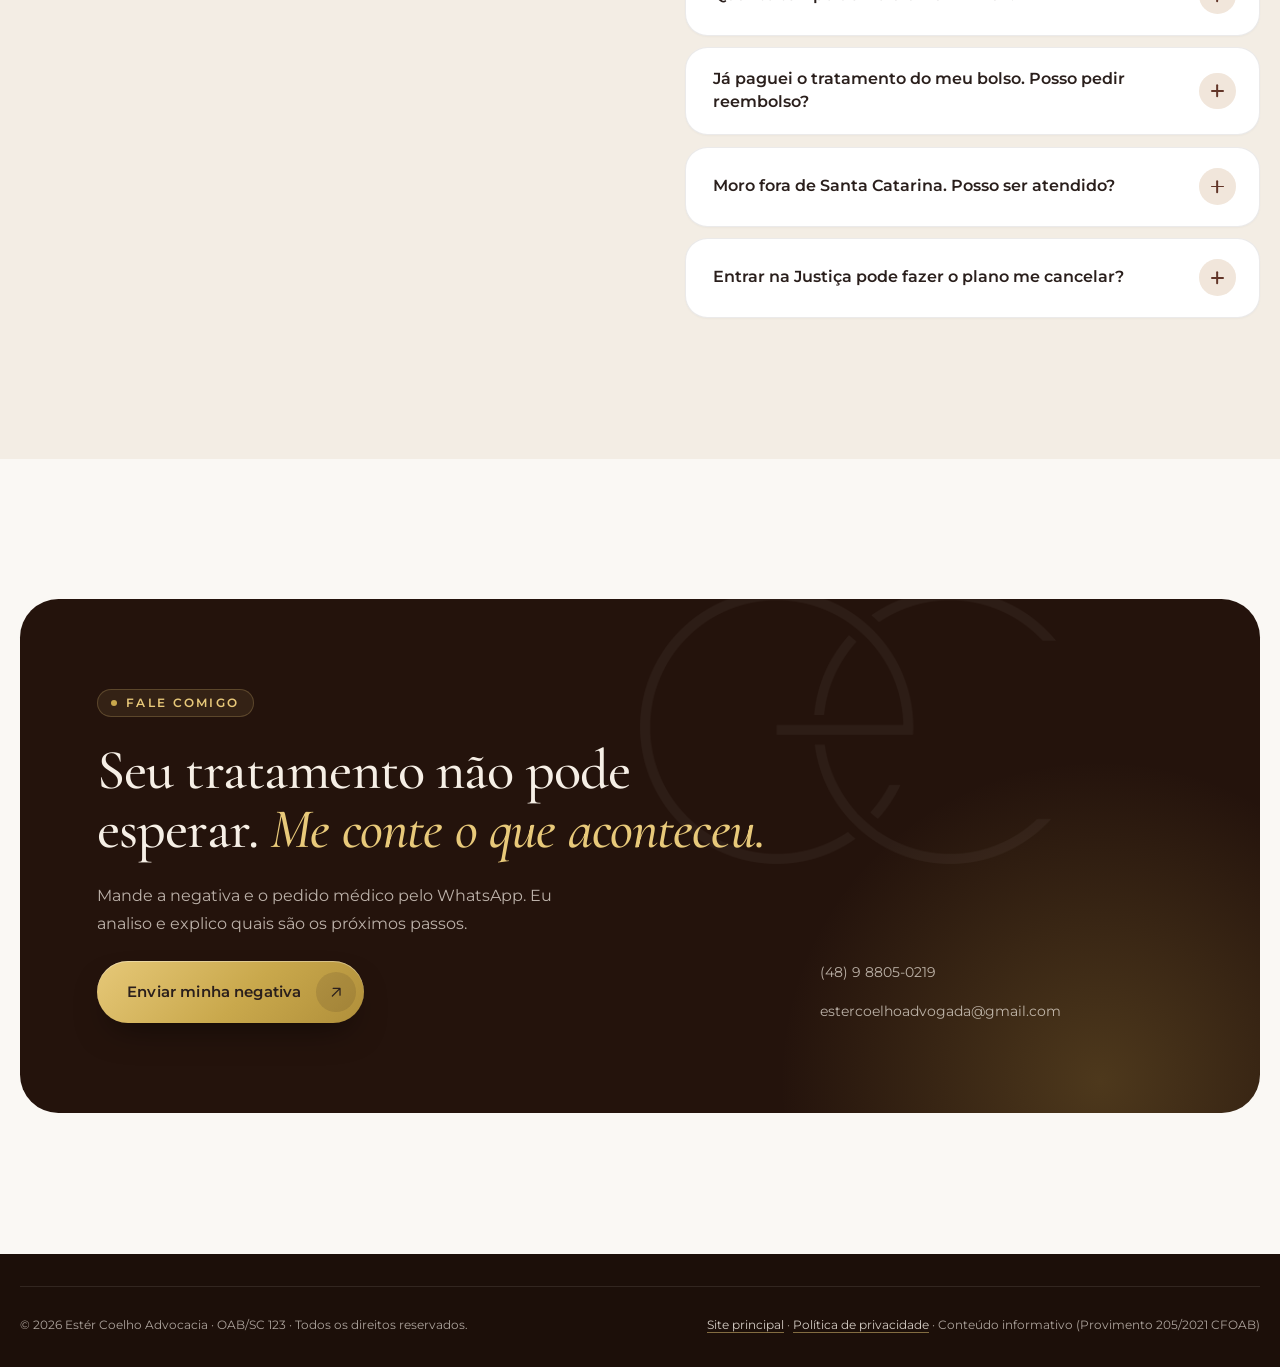
<file: plano-de-saude-negou/index.html>
<!doctype html>
<html lang="pt-BR">
<head>
  <meta charset="utf-8">
  <meta name="viewport" content="width=device-width, initial-scale=1">
  <title>Plano de saúde negou tratamento? | Estér Coelho Advocacia</title>
  <meta name="description" content="O plano negou cirurgia, exame ou medicamento? Saiba o que fazer e fale com uma advogada de Direito da Saúde. Pedido de liminar em casos urgentes.">
  <meta name="robots" content="index, follow, max-image-preview:large">
  <meta name="theme-color" content="#faf8f4">
  <link rel="canonical" href="https://estercoelho.akaistudio.com.br/plano-de-saude-negou/">
  <link rel="icon" type="image/svg+xml" href="../assets/img/logos/favicon.svg">
  <link rel="icon" type="image/png" sizes="64x64" href="../assets/img/favicon-marrom.png">
  <link rel="apple-touch-icon" href="../assets/img/apple-touch-icon-marrom.png">

  <meta property="og:type" content="website">
  <meta property="og:locale" content="pt_BR">
  <meta property="og:title" content="O plano de saúde negou seu tratamento?">
  <meta property="og:description" content="Entenda o que fazer e fale com uma advogada especialista em Direito da Saúde.">
  <meta property="og:url" content="https://estercoelho.akaistudio.com.br/plano-de-saude-negou/">
  <meta property="og:site_name" content="Estér Coelho Advocacia">
  <meta property="og:image" content="https://estercoelho.akaistudio.com.br/assets/img/og/negativa.jpg?v=3">
  <meta property="og:image:type" content="image/jpeg">
  <meta property="og:image:width" content="1200">
  <meta property="og:image:height" content="630">
  <meta property="og:image:alt" content="Estér Coelho Advocacia — Direito Médico e da Saúde">
  <meta name="twitter:card" content="summary_large_image">
  <link rel="preload" href="../assets/fonts/cormorant.woff2" as="font" type="font/woff2" crossorigin>
  <link rel="preload" href="../assets/fonts/cormorant-italic.woff2" as="font" type="font/woff2" crossorigin>
  <link rel="preload" href="../assets/fonts/montserrat.woff2" as="font" type="font/woff2" crossorigin>
  <link rel="stylesheet" href="../assets/css/style.css?v=7">
  <link rel="preload" as="image" href="../assets/img/ester-retrato-azul-800.webp" imagesrcset="../assets/img/ester-retrato-azul-600.webp 600w, ../assets/img/ester-retrato-azul-800.webp 800w, ../assets/img/ester-retrato-azul-1400.webp 1400w" imagesizes="(max-width: 860px) 92vw, 44vw">
  <script>document.documentElement.classList.add("js")</script>

  <script type="application/ld+json">
  {
    "@context": "https://schema.org",
    "@graph": [
      {
        "@type": "Service",
        "name": "Ação contra plano de saúde por negativa de cobertura",
        "serviceType": "Ação contra plano de saúde por negativa de cobertura",
        "url": "https://estercoelho.akaistudio.com.br/plano-de-saude-negou/",
        "provider": {
          "@id": "https://estercoelho.akaistudio.com.br/#escritorio"
        },
        "areaServed": {
          "@type": "Country",
          "name": "Brasil"
        }
      },
      {
        "@type": "BreadcrumbList",
        "itemListElement": [
          {
            "@type": "ListItem",
            "position": 1,
            "name": "Início",
            "item": "https://estercoelho.akaistudio.com.br/"
          },
          {
            "@type": "ListItem",
            "position": 2,
            "name": "Negativa de plano de saúde",
            "item": "https://estercoelho.akaistudio.com.br/plano-de-saude-negou/"
          }
        ]
      },
      {
        "@type": "FAQPage",
        "mainEntity": [
          {
            "@type": "Question",
            "name": "O plano pode negar um tratamento que o médico prescreveu?",
            "acceptedAnswer": {
              "@type": "Answer",
              "text": "Em muitos casos, não. Quando existe prescrição médica fundamentada e a doença tem cobertura no contrato, a operadora não pode, em regra, escolher o tratamento no lugar do médico."
            }
          },
          {
            "@type": "Question",
            "name": "O procedimento não está no rol da ANS. Ainda assim posso conseguir?",
            "acceptedAnswer": {
              "@type": "Answer",
              "text": "Pode ser possível. O rol é uma referência mínima de cobertura e a lei prevê hipóteses em que tratamentos fora dele devem ser custeados — por exemplo, quando há eficácia comprovada e recomendação técnica."
            }
          },
          {
            "@type": "Question",
            "name": "Quanto tempo demora uma liminar?",
            "acceptedAnswer": {
              "@type": "Answer",
              "text": "Depende da urgência e de cada vara, mas pedidos urgentes costumam ser analisados em poucos dias. Por isso, ter os documentos organizados faz diferença."
            }
          },
          {
            "@type": "Question",
            "name": "Já paguei o tratamento do meu bolso. Posso pedir reembolso?",
            "acceptedAnswer": {
              "@type": "Answer",
              "text": "Se a negativa foi indevida, é possível pedir o reembolso dos valores pagos. Guarde notas fiscais, recibos e a recusa do plano."
            }
          },
          {
            "@type": "Question",
            "name": "Moro fora de Santa Catarina. Posso ser atendido?",
            "acceptedAnswer": {
              "@type": "Answer",
              "text": "Sim. O atendimento e os processos são digitais, então é possível atuar em todo o Brasil."
            }
          },
          {
            "@type": "Question",
            "name": "Entrar na Justiça pode fazer o plano me cancelar?",
            "acceptedAnswer": {
              "@type": "Answer",
              "text": "Não. Buscar seus direitos não é motivo para cancelamento, e o cancelamento por retaliação é ilegal."
            }
          }
        ]
      }
    ]
  }
  </script>
</head>
<body>
  <a class="skip-link" href="#conteudo">Pular para o conteúdo</a>

  <header class="nav lp-nav" aria-label="Principal">
    <a class="nav__brand" href="../" aria-label="Estér Coelho Advocacia — início">
      <img src="../assets/img/logos/assinatura-marrom.svg" alt="Estér Coelho — Direito Médico e da Saúde" width="300" height="60">
    </a>
    <a class="btn nav__cta" aria-label="Falar com a advogada no WhatsApp" data-cta="lp-negativa-nav" href="https://wa.me/5548988050219?text=Ol%C3%A1%2C%20vim%20pelo%20site%20e%20meu%20plano%20de%20sa%C3%BAde%20negou%20um%20tratamento." target="_blank" rel="noopener">
      <span class="nav__cta-label">Falar com a advogada</span>
      <span class="btn__icon" aria-hidden="true"><svg viewBox="0 0 24 24" fill="none" stroke="currentColor" stroke-width="1.6" stroke-linecap="round" stroke-linejoin="round"><path d="M20.5 11.6a8.5 8.5 0 0 1-12.6 7.4L3.5 20.5l1.6-4.2A8.5 8.5 0 1 1 20.5 11.6Z"/></svg></span>
    </a>
  </header>

  <main id="conteudo">

    <!-- Hero -->
    <section class="hero lp-hero">
      <div class="wrap hero__grid">
        <div class="hero__copy">
          <span class="eyebrow rise">Negativa de plano de saúde</span>
          <h1 class="display rise" style="--d:.08s">O plano negou sua cirurgia, exame ou remédio? <em>A negativa nem sempre é a palavra final.</em></h1>
          <p class="lead rise" style="--d:.16s">Muitas recusas de cobertura são indevidas. Com o pedido do seu médico e a negativa em mãos, é possível avaliar o caso e, quando há urgência, pedir à Justiça uma liminar para que o tratamento não precise esperar.</p>
          <div class="hero__actions rise" style="--d:.24s">
            <a class="btn btn--lg" data-cta="lp-negativa-hero" href="https://wa.me/5548988050219?text=Ol%C3%A1%2C%20vim%20pelo%20site%20e%20meu%20plano%20de%20sa%C3%BAde%20negou%20um%20tratamento." target="_blank" rel="noopener">
              Enviar meu caso pelo WhatsApp
              <span class="btn__icon" aria-hidden="true"><svg viewBox="0 0 24 24" fill="none" stroke="currentColor" stroke-width="1.6" stroke-linecap="round" stroke-linejoin="round"><path d="M7 17 17 7M8 7h9v9"/></svg></span>
            </a>
          </div>
          <div class="hero__meta rise" style="--d:.32s">
            <span><svg viewBox="0 0 24 24" fill="none" stroke="currentColor" stroke-width="1.5" stroke-linecap="round" stroke-linejoin="round"><circle cx="12" cy="12" r="9"/><path d="M3 12h18M12 3c2.5 2.6 3.8 5.6 3.8 9s-1.3 6.4-3.8 9c-2.5-2.6-3.8-5.6-3.8-9S9.5 5.6 12 3Z"/></svg>Online em todo o Brasil</span>
            <span><svg viewBox="0 0 24 24" fill="none" stroke="currentColor" stroke-width="1.5" stroke-linecap="round" stroke-linejoin="round"><path d="M20.5 11.6a8.5 8.5 0 0 1-12.6 7.4L3.5 20.5l1.6-4.2A8.5 8.5 0 1 1 20.5 11.6Z"/></svg>Fale direto com a advogada</span>
            <span><svg viewBox="0 0 24 24" fill="none" stroke="currentColor" stroke-width="1.5" stroke-linecap="round" stroke-linejoin="round"><path d="M12 3 4.5 6v5.5c0 4.6 3.1 8.4 7.5 9.5 4.4-1.1 7.5-4.9 7.5-9.5V6L12 3Z"/></svg>OAB/SC 123</span>
          </div>
        </div>

        <div class="hero__visual rise" style="--d:.2s">
          <div class="bezel">
            <div class="bezel__core photo">
              <img src="../assets/img/ester-retrato-azul-800.webp" srcset="../assets/img/ester-retrato-azul-600.webp 600w, ../assets/img/ester-retrato-azul-800.webp 800w, ../assets/img/ester-retrato-azul-1400.webp 1400w" sizes="(max-width: 860px) 92vw, 44vw" alt="Advogada Estér Coelho, de blazer azul, sentada no escritório" width="800" height="1200" fetchpriority="high">
            </div>
          </div>
          <div class="float-card">
            <span class="float-card__icon" aria-hidden="true"><svg viewBox="0 0 24 24" fill="none" stroke="currentColor" stroke-width="1.5" stroke-linecap="round" stroke-linejoin="round"><circle cx="12" cy="13" r="8"/><path d="M12 9v4l2.5 2.5M9.5 2.5h5"/></svg></span>
            <div><strong>É urgente?</strong><small>Em casos graves, o pedido de liminar pode ser feito no início da ação.</small></div>
          </div>
        </div>
      </div>
    </section>

    <!-- Situações -->
    <section class="section section--tint">
      <div class="wrap split">
        <div class="sticky">
          <span class="eyebrow reveal">Quando posso ajudar</span>
          <h2 class="h2 reveal" style="--d:.08s">Negativas que <em>podem ser questionadas.</em></h2>
          <p class="lead reveal" style="--d:.12s">Se o seu caso está nesta lista, ou é parecido, vale a pena conversar.</p>
          <div class="alert reveal" style="--d:.16s">
            <svg viewBox="0 0 24 24" fill="none" stroke="currentColor" stroke-width="1.5" stroke-linecap="round" stroke-linejoin="round"><path d="M12 3 2.5 20h19L12 3Z"/><path d="M12 10v4M12 17h.01"/></svg>
            <span><strong>Não aceite uma negativa só por telefone.</strong> Peça à operadora a recusa por escrito, com o motivo e o número de protocolo. Esse documento é essencial.</span>
          </div>
        </div>
        <ul class="checklist reveal">
          <li><svg viewBox="0 0 24 24" fill="none" stroke="currentColor" stroke-width="1.5" stroke-linecap="round" stroke-linejoin="round"><circle cx="12" cy="12" r="9"/><path d="m8.5 12 2.5 2.5 4.5-5"/></svg>Cirurgias negadas, inclusive bariátrica e reparadora</li>
          <li><svg viewBox="0 0 24 24" fill="none" stroke="currentColor" stroke-width="1.5" stroke-linecap="round" stroke-linejoin="round"><circle cx="12" cy="12" r="9"/><path d="m8.5 12 2.5 2.5 4.5-5"/></svg>Exames e procedimentos fora do rol da ANS</li>
          <li><svg viewBox="0 0 24 24" fill="none" stroke="currentColor" stroke-width="1.5" stroke-linecap="round" stroke-linejoin="round"><circle cx="12" cy="12" r="9"/><path d="m8.5 12 2.5 2.5 4.5-5"/></svg>Medicamentos de alto custo, quimioterapia e imunobiológicos</li>
          <li><svg viewBox="0 0 24 24" fill="none" stroke="currentColor" stroke-width="1.5" stroke-linecap="round" stroke-linejoin="round"><circle cx="12" cy="12" r="9"/><path d="m8.5 12 2.5 2.5 4.5-5"/></svg>Terapias para autismo (TEA): ABA, Denver, fono e terapia ocupacional</li>
          <li><svg viewBox="0 0 24 24" fill="none" stroke="currentColor" stroke-width="1.5" stroke-linecap="round" stroke-linejoin="round"><circle cx="12" cy="12" r="9"/><path d="m8.5 12 2.5 2.5 4.5-5"/></svg>Home care negado ou interrompido</li>
          <li><svg viewBox="0 0 24 24" fill="none" stroke="currentColor" stroke-width="1.5" stroke-linecap="round" stroke-linejoin="round"><circle cx="12" cy="12" r="9"/><path d="m8.5 12 2.5 2.5 4.5-5"/></svg>Próteses, órteses, stents, marcapasso e materiais cirúrgicos</li>
          <li><svg viewBox="0 0 24 24" fill="none" stroke="currentColor" stroke-width="1.5" stroke-linecap="round" stroke-linejoin="round"><circle cx="12" cy="12" r="9"/><path d="m8.5 12 2.5 2.5 4.5-5"/></svg>Técnicas cirúrgicas mais modernas (videolaparoscopia, TAVI, robótica)</li>
          <li><svg viewBox="0 0 24 24" fill="none" stroke="currentColor" stroke-width="1.5" stroke-linecap="round" stroke-linejoin="round"><circle cx="12" cy="12" r="9"/><path d="m8.5 12 2.5 2.5 4.5-5"/></svg>Internações e urgências recusadas por carência</li>
          <li><svg viewBox="0 0 24 24" fill="none" stroke="currentColor" stroke-width="1.5" stroke-linecap="round" stroke-linejoin="round"><circle cx="12" cy="12" r="9"/><path d="m8.5 12 2.5 2.5 4.5-5"/></svg>Reembolso negado de exames, cirurgias e internações</li>
          <li><svg viewBox="0 0 24 24" fill="none" stroke="currentColor" stroke-width="1.5" stroke-linecap="round" stroke-linejoin="round"><circle cx="12" cy="12" r="9"/><path d="m8.5 12 2.5 2.5 4.5-5"/></svg>Cancelamento do plano durante tratamento, para demitidos e aposentados</li>
        </ul>
      </div>
    </section>

    <!-- Passos -->
    <section class="section">
      <div class="wrap">
        <div class="section-head">
          <span class="eyebrow reveal">O que fazer agora</span>
          <h2 class="h2 reveal" style="--d:.08s">Três passos para <em>não perder tempo.</em></h2>
        </div>
        <ol class="steps">
          <li class="bezel reveal">
            <div class="bezel__core step">
              <span class="step__num">01</span>
              <h3 class="h3">Me envie a negativa</h3>
              <p>Pelo WhatsApp, mande a recusa do plano e o pedido do seu médico. Uma foto legível já ajuda bastante.</p>
            </div>
          </li>
          <li class="bezel reveal" style="--d:.08s">
            <div class="bezel__core step">
              <span class="step__num">02</span>
              <h3 class="h3">Análise do seu caso</h3>
              <p>Avalio contrato, relatórios e o motivo da recusa para dizer, com clareza, se a negativa pode ser contestada.</p>
            </div>
          </li>
          <li class="bezel reveal" style="--d:.16s">
            <div class="bezel__core step">
              <span class="step__num">03</span>
              <h3 class="h3">Ação com pedido de urgência</h3>
              <p>Se for o caso, a ação é proposta com pedido de liminar para que o plano seja obrigado a autorizar o tratamento.</p>
            </div>
          </li>
        </ol>
      </div>
    </section>

    <!-- Documentos -->
    <section class="section section--tint">
      <div class="wrap split split--center">
        <div class="reveal">
          <div class="bezel" style="max-width:34rem">
            <div class="bezel__core photo" style="aspect-ratio:4/5">
              <img src="../assets/img/ester-sorrindo-800.webp" srcset="../assets/img/ester-sorrindo-600.webp 600w, ../assets/img/ester-sorrindo-800.webp 800w, ../assets/img/ester-sorrindo-1400.webp 1400w" sizes="(max-width: 860px) 92vw, 40vw" alt="Estér Coelho sorrindo à mesa de trabalho, segurando o celular" width="800" height="1200" loading="lazy" decoding="async">
            </div>
          </div>
        </div>
        <div style="display:grid;gap:1.5rem">
          <span class="eyebrow reveal" style="justify-self:start">Documentos</span>
          <h2 class="h2 reveal" style="--d:.08s">O que separar <em>antes de conversar.</em></h2>
          <p class="lead reveal" style="--d:.12s">Não tem tudo? Sem problema — comece pelo que tiver. Eu oriento sobre o restante.</p>
          <ul class="checklist reveal" style="--d:.16s">
            <li><svg viewBox="0 0 24 24" fill="none" stroke="currentColor" stroke-width="1.5" stroke-linecap="round" stroke-linejoin="round"><path d="M14 3H7a1.5 1.5 0 0 0-1.5 1.5v15A1.5 1.5 0 0 0 7 21h10a1.5 1.5 0 0 0 1.5-1.5V7.5L14 3Z"/><path d="M14 3v4.5h4.5M9 13h6M9 16.5h4"/></svg>Negativa do plano por escrito (e-mail, carta ou print do app)</li>
            <li><svg viewBox="0 0 24 24" fill="none" stroke="currentColor" stroke-width="1.5" stroke-linecap="round" stroke-linejoin="round"><path d="M14 3H7a1.5 1.5 0 0 0-1.5 1.5v15A1.5 1.5 0 0 0 7 21h10a1.5 1.5 0 0 0 1.5-1.5V7.5L14 3Z"/><path d="M14 3v4.5h4.5M9 13h6M9 16.5h4"/></svg>Pedido e relatório médico explicando a necessidade e a urgência</li>
            <li><svg viewBox="0 0 24 24" fill="none" stroke="currentColor" stroke-width="1.5" stroke-linecap="round" stroke-linejoin="round"><path d="M14 3H7a1.5 1.5 0 0 0-1.5 1.5v15A1.5 1.5 0 0 0 7 21h10a1.5 1.5 0 0 0 1.5-1.5V7.5L14 3Z"/><path d="M14 3v4.5h4.5M9 13h6M9 16.5h4"/></svg>Exames e laudos relacionados ao tratamento</li>
            <li><svg viewBox="0 0 24 24" fill="none" stroke="currentColor" stroke-width="1.5" stroke-linecap="round" stroke-linejoin="round"><path d="M14 3H7a1.5 1.5 0 0 0-1.5 1.5v15A1.5 1.5 0 0 0 7 21h10a1.5 1.5 0 0 0 1.5-1.5V7.5L14 3Z"/><path d="M14 3v4.5h4.5M9 13h6M9 16.5h4"/></svg>Carteirinha e, se tiver, o contrato do plano</li>
            <li><svg viewBox="0 0 24 24" fill="none" stroke="currentColor" stroke-width="1.5" stroke-linecap="round" stroke-linejoin="round"><path d="M14 3H7a1.5 1.5 0 0 0-1.5 1.5v15A1.5 1.5 0 0 0 7 21h10a1.5 1.5 0 0 0 1.5-1.5V7.5L14 3Z"/><path d="M14 3v4.5h4.5M9 13h6M9 16.5h4"/></svg>Últimos comprovantes de pagamento das mensalidades</li>
            <li><svg viewBox="0 0 24 24" fill="none" stroke="currentColor" stroke-width="1.5" stroke-linecap="round" stroke-linejoin="round"><path d="M14 3H7a1.5 1.5 0 0 0-1.5 1.5v15A1.5 1.5 0 0 0 7 21h10a1.5 1.5 0 0 0 1.5-1.5V7.5L14 3Z"/><path d="M14 3v4.5h4.5M9 13h6M9 16.5h4"/></svg>RG, CPF e comprovante de residência do paciente</li>
          </ul>
        </div>
      </div>
    </section>

    <!-- Sobre (curto) -->
    <section class="section">
      <div class="wrap about">
        <div class="about__visual reveal">
          <div class="bezel">
            <div class="bezel__core photo">
              <img src="../assets/img/ester-notebook-800.webp" srcset="../assets/img/ester-notebook-600.webp 600w, ../assets/img/ester-notebook-800.webp 800w, ../assets/img/ester-notebook-1400.webp 1400w" sizes="(max-width: 860px) 92vw, 38vw" alt="Estér Coelho trabalhando no notebook" width="800" height="1200" loading="lazy" decoding="async">
            </div>
          </div>
          <div class="about__badge"><span><strong>+5</strong>anos de atuação</span></div>
        </div>
        <div class="about__copy">
          <span class="eyebrow reveal">Quem vai cuidar do seu caso</span>
          <h2 class="h2 reveal" style="--d:.08s">Enquanto o plano estuda como negar, <em>eu estudo como defender.</em></h2>
          <p class="reveal" style="--d:.12s">Sou Estér Coelho, advogada dedicada ao Direito Médico e da Saúde. Sei que, quando um tratamento é negado, o problema não é só jurídico: é a saúde de alguém que você ama em jogo.</p>
          <p class="reveal" style="--d:.16s">Por isso o atendimento é próximo e direto comigo, com explicações em linguagem simples e retorno sobre cada etapa do processo.</p>
          <p class="signature reveal" style="--d:.2s">Estér Coelho</p>
        </div>
      </div>
    </section>

    <!-- FAQ -->
    <section class="section section--tint">
      <div class="wrap split">
        <div class="sticky">
          <span class="eyebrow reveal">Dúvidas</span>
          <h2 class="h2 reveal" style="--d:.08s">Perguntas <em>frequentes.</em></h2>
        </div>
        <div class="faq">
          <details class="reveal">
            <summary>O plano pode negar um tratamento que o médico prescreveu?<span class="faq__toggle" aria-hidden="true"></span></summary>
            <div class="faq__body"><p>Em muitos casos, não. Quando existe prescrição médica fundamentada e a doença tem cobertura no contrato, a operadora não pode, em regra, escolher o tratamento no lugar do médico.</p></div>
          </details>
          <details class="reveal">
            <summary>O procedimento não está no rol da ANS. Ainda assim posso conseguir?<span class="faq__toggle" aria-hidden="true"></span></summary>
            <div class="faq__body"><p>Pode ser possível. O rol é uma referência mínima de cobertura e a lei prevê hipóteses em que tratamentos fora dele devem ser custeados — por exemplo, quando há eficácia comprovada e recomendação técnica.</p></div>
          </details>
          <details class="reveal">
            <summary>Quanto tempo demora uma liminar?<span class="faq__toggle" aria-hidden="true"></span></summary>
            <div class="faq__body"><p>Depende da urgência e de cada vara, mas pedidos urgentes costumam ser analisados em poucos dias. Por isso, ter os documentos organizados faz diferença.</p></div>
          </details>
          <details class="reveal">
            <summary>Já paguei o tratamento do meu bolso. Posso pedir reembolso?<span class="faq__toggle" aria-hidden="true"></span></summary>
            <div class="faq__body"><p>Se a negativa foi indevida, é possível pedir o reembolso dos valores pagos. Guarde notas fiscais, recibos e a recusa do plano.</p></div>
          </details>
          <details class="reveal">
            <summary>Moro fora de Santa Catarina. Posso ser atendido?<span class="faq__toggle" aria-hidden="true"></span></summary>
            <div class="faq__body"><p>Sim. O atendimento e os processos são digitais, então é possível atuar em todo o Brasil.</p></div>
          </details>
          <details class="reveal">
            <summary>Entrar na Justiça pode fazer o plano me cancelar?<span class="faq__toggle" aria-hidden="true"></span></summary>
            <div class="faq__body"><p>Não. Buscar seus direitos não é motivo para cancelamento, e o cancelamento por retaliação é ilegal.</p></div>
          </details>
        </div>
      </div>
    </section>

    <!-- CTA final -->
    <section class="section">
      <div class="wrap">
        <div class="cta reveal">
          <div class="cta__copy">
            <span class="eyebrow eyebrow--light">Fale comigo</span>
            <h2 class="h2">Seu tratamento não pode esperar. <em>Me conte o que aconteceu.</em></h2>
            <p>Mande a negativa e o pedido médico pelo WhatsApp. Eu analiso e explico quais são os próximos passos.</p>
            <a class="btn btn--light btn--lg" data-cta="lp-negativa-final" href="https://wa.me/5548988050219?text=Ol%C3%A1%2C%20vim%20pelo%20site%20e%20meu%20plano%20de%20sa%C3%BAde%20negou%20um%20tratamento." target="_blank" rel="noopener">
              Enviar minha negativa
              <span class="btn__icon" aria-hidden="true"><svg viewBox="0 0 24 24" fill="none" stroke="currentColor" stroke-width="1.6" stroke-linecap="round" stroke-linejoin="round"><path d="M7 17 17 7M8 7h9v9"/></svg></span>
            </a>
          </div>
          <div class="cta__side">
            <a href="tel:+5548988050219">(48) 9 8805-0219</a>
            <a href="mailto:estercoelhoadvogada@gmail.com">estercoelhoadvogada@gmail.com</a>
          </div>
        </div>
      </div>
    </section>
  </main>

  <footer class="footer" style="padding-top:2rem">
    <div class="wrap">
      <div class="footer__bottom" style="margin-top:0">
        <span>© <span data-year>2026</span> Estér Coelho Advocacia · OAB/SC 123 · Todos os direitos reservados.</span>
        <span><a href="../">Site principal</a> · <a href="../politica-de-privacidade.html">Política de privacidade</a> · Conteúdo informativo (Provimento 205/2021 CFOAB)</span>
      </div>
    </div>
  </footer>

  <a class="wa-float" data-cta="lp-negativa-flutuante" href="https://wa.me/5548988050219?text=Ol%C3%A1%2C%20vim%20pelo%20site%20e%20meu%20plano%20de%20sa%C3%BAde%20negou%20um%20tratamento." target="_blank" rel="noopener" aria-label="Falar no WhatsApp">
    <span class="wa-float__icon" aria-hidden="true"><svg viewBox="0 0 24 24" fill="none" stroke="currentColor" stroke-width="1.6" stroke-linecap="round" stroke-linejoin="round"><path d="M20.5 11.6a8.5 8.5 0 0 1-12.6 7.4L3.5 20.5l1.6-4.2A8.5 8.5 0 1 1 20.5 11.6Z"/><path d="M9 8.7c.2-.5.5-.5.8-.5h.5c.2 0 .4 0 .6.5l.7 1.6c.1.2 0 .5-.1.7l-.5.6c-.1.2-.2.3 0 .6.5.9 1.4 1.8 2.4 2.3.3.1.4.1.6-.1l.6-.7c.2-.2.4-.2.6-.1l1.6.8c.2.1.4.2.4.4 0 .4-.1 1.2-.6 1.6-.5.4-1.3.6-2.1.4-2.2-.6-4.6-2.6-5.5-4.7-.4-1-.5-2.4.1-3.4Z"/></svg></span>
    <span class="wa-float__label">Fale comigo</span>
  </a>

  <script src="../assets/js/main.js?v=7" defer></script>
</body>
</html>
</file>
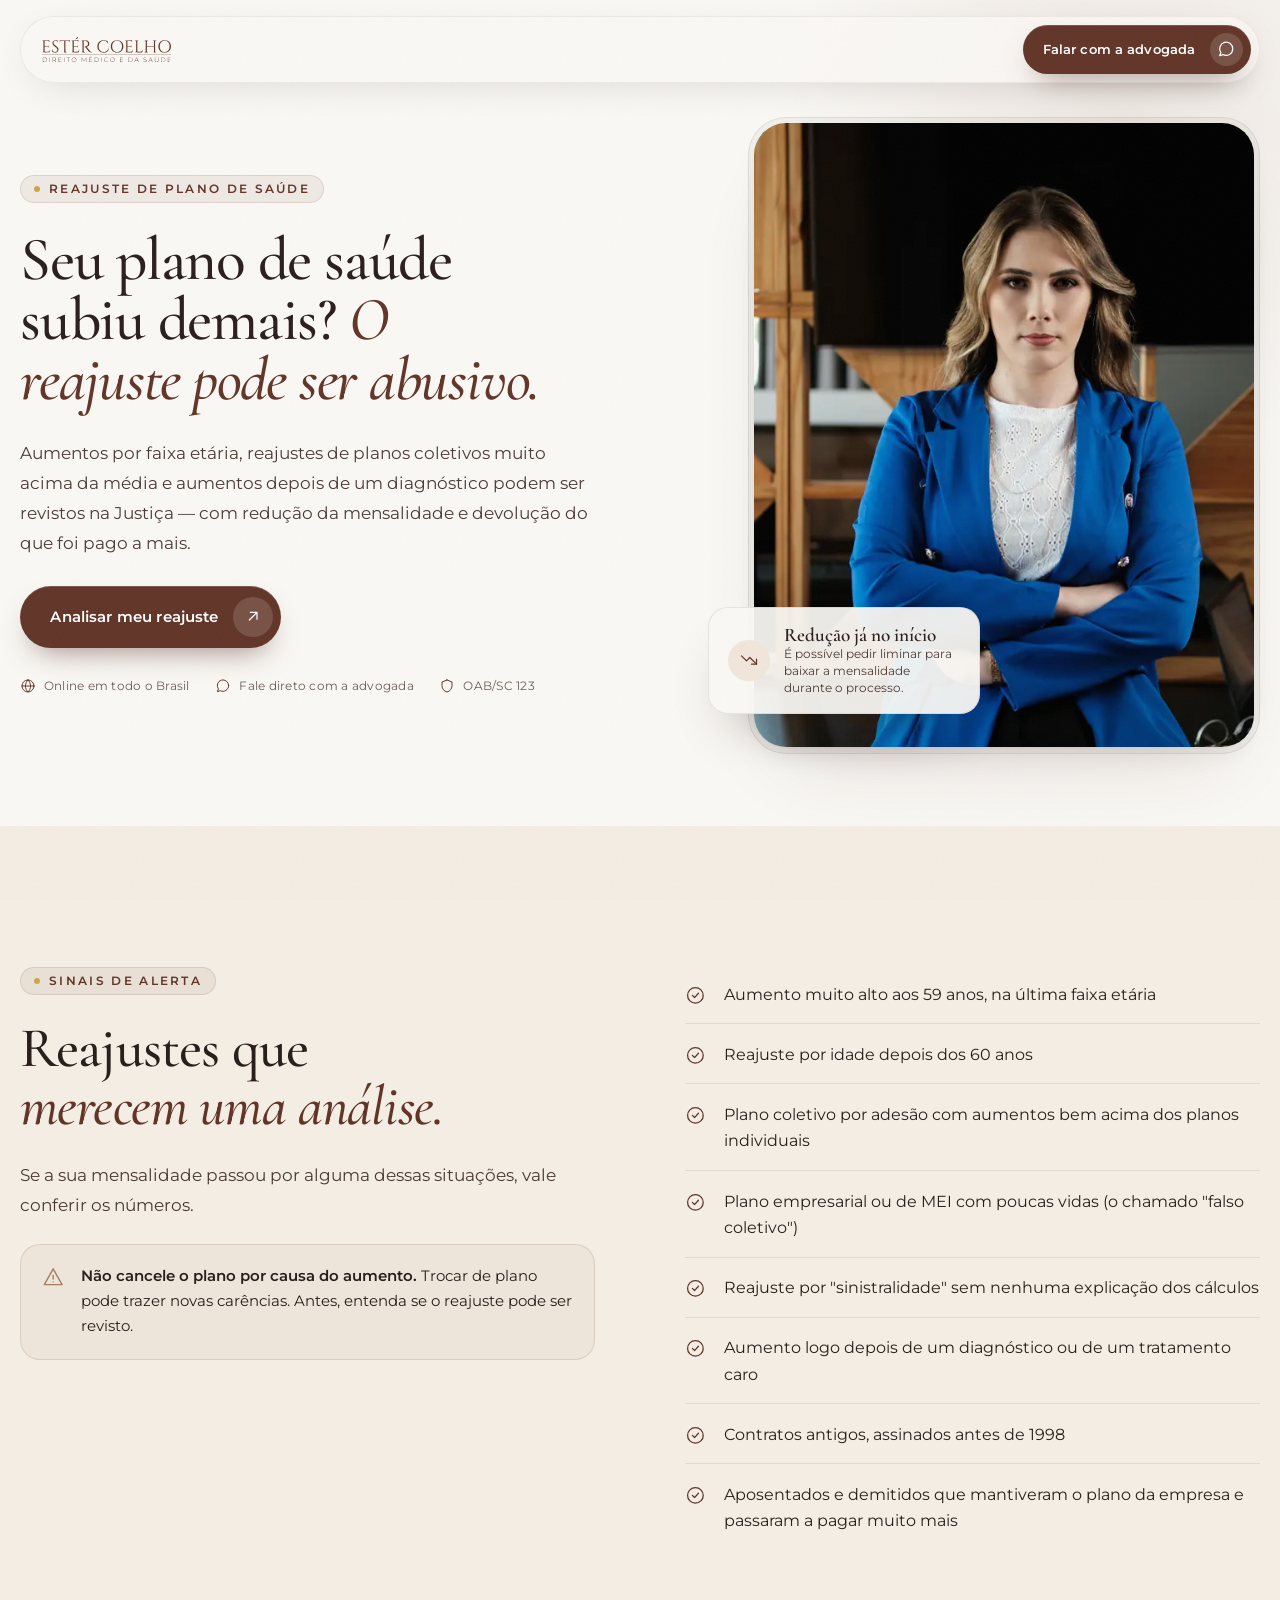
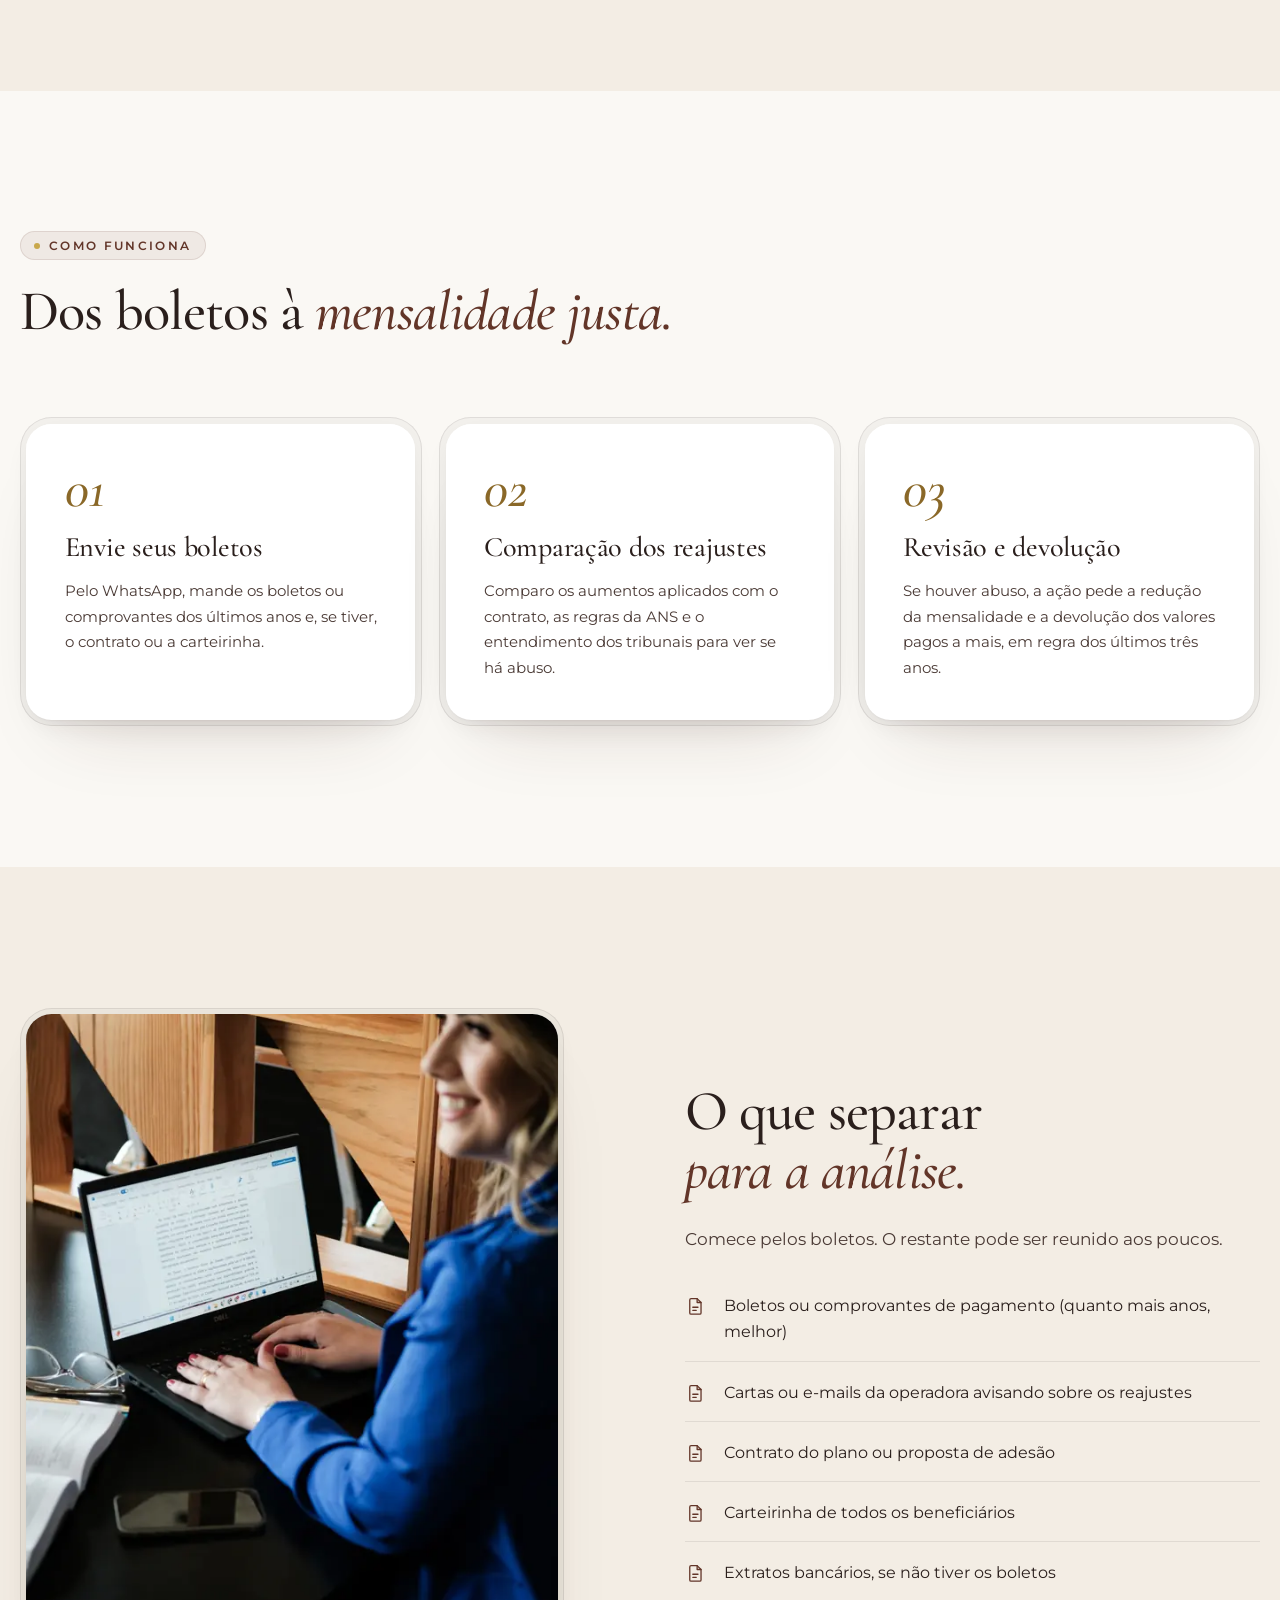
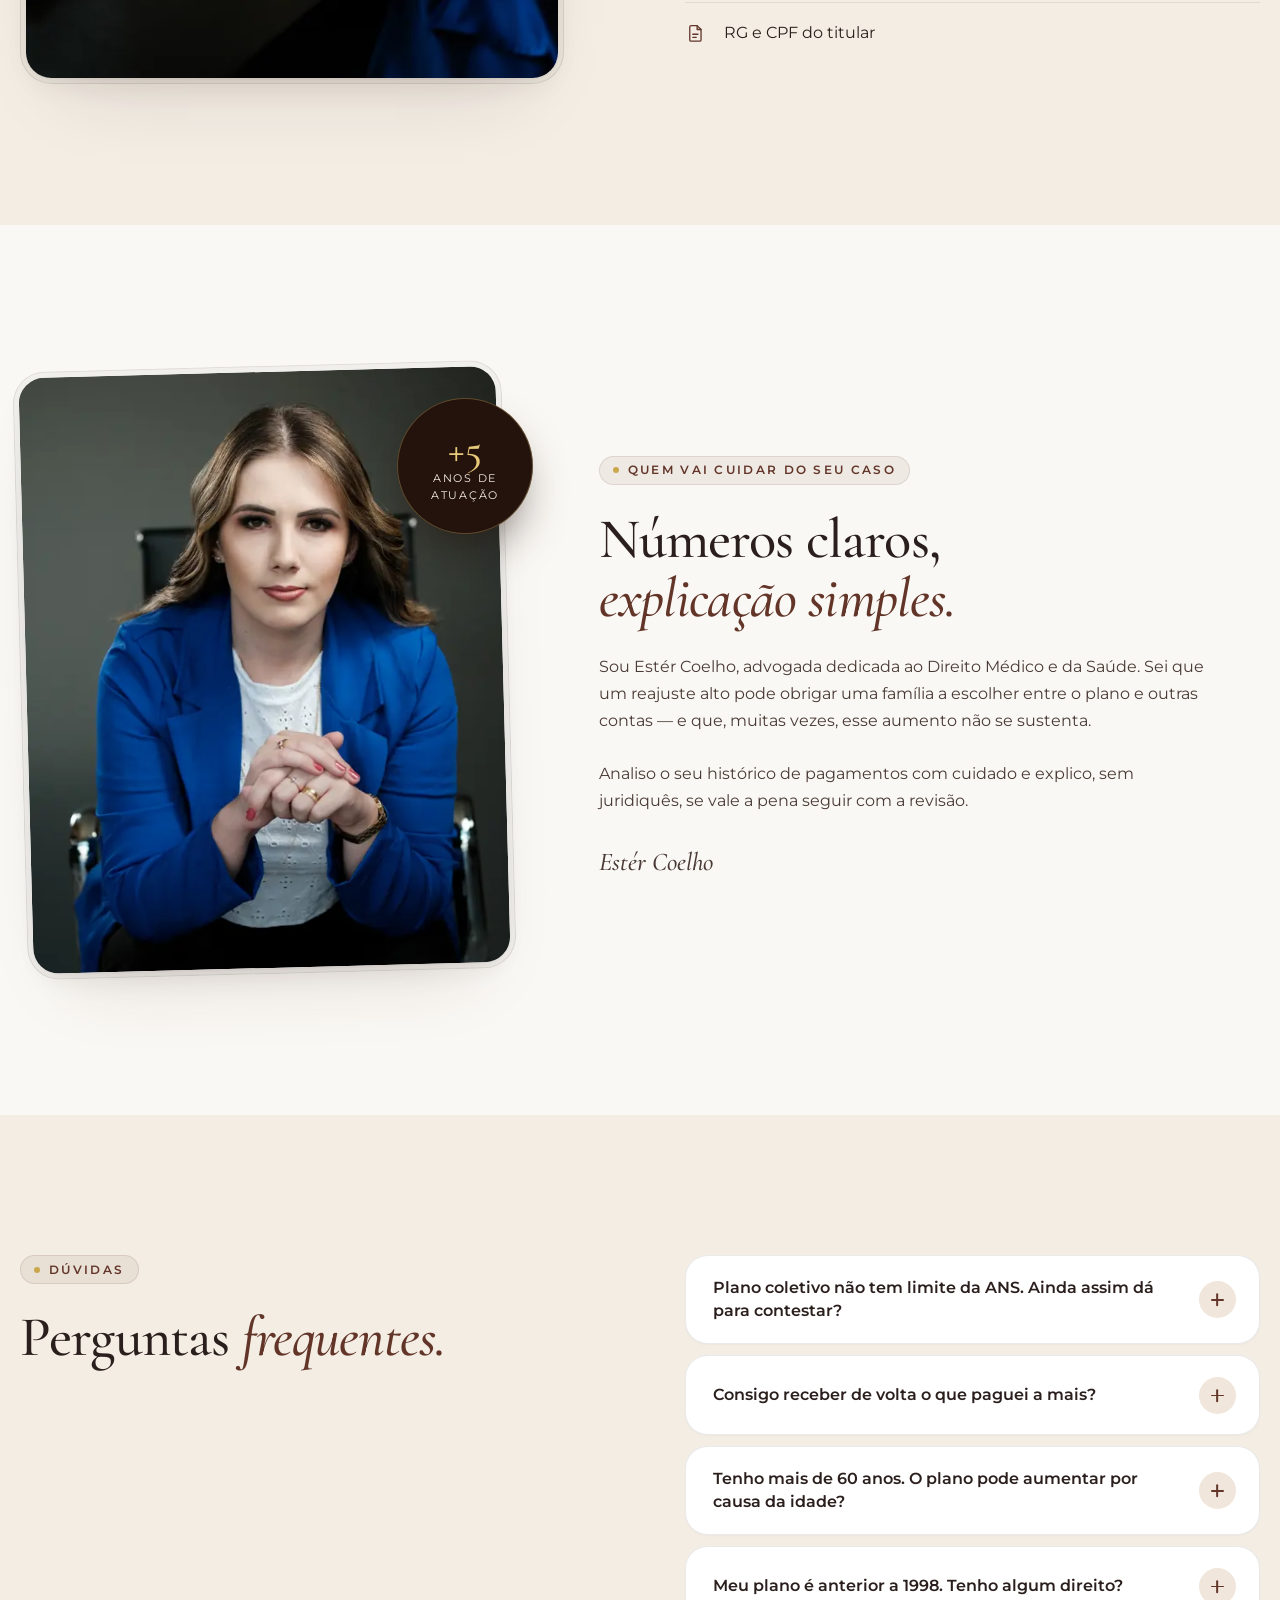
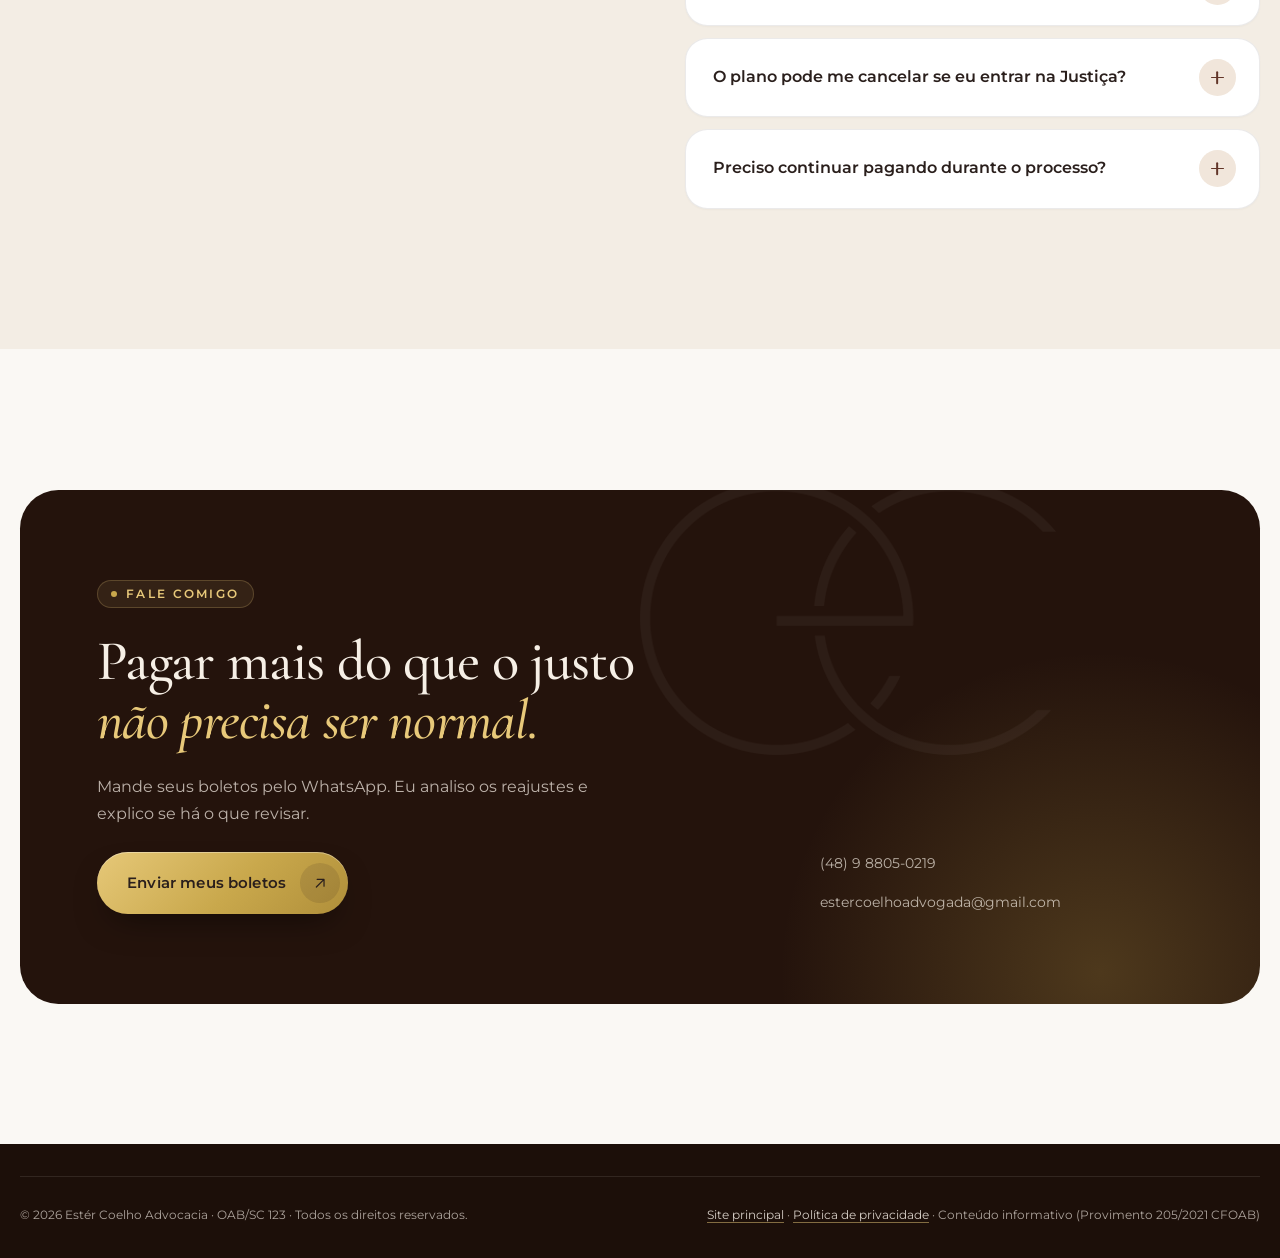
<file: reajuste-plano-de-saude/index.html>
<!doctype html>
<html lang="pt-BR">
<head>
  <meta charset="utf-8">
  <meta name="viewport" content="width=device-width, initial-scale=1">
  <title>Reajuste abusivo no plano de saúde | Estér Coelho</title>
  <meta name="description" content="Seu plano de saúde subiu demais? Reajustes por idade, de planos coletivos e após diagnóstico podem ser revistos, com devolução do valor pago a mais.">
  <meta name="robots" content="index, follow, max-image-preview:large">
  <meta name="theme-color" content="#faf8f4">
  <link rel="canonical" href="https://estercoelho.akaistudio.com.br/reajuste-plano-de-saude/">
  <link rel="icon" type="image/svg+xml" href="../assets/img/logos/favicon.svg">
  <link rel="icon" type="image/png" sizes="64x64" href="../assets/img/favicon-marrom.png">
  <link rel="apple-touch-icon" href="../assets/img/apple-touch-icon-marrom.png">

  <meta property="og:type" content="website">
  <meta property="og:locale" content="pt_BR">
  <meta property="og:title" content="Seu plano de saúde subiu demais?">
  <meta property="og:description" content="O reajuste pode ser abusivo. Entenda quando é possível reduzir a mensalidade e recuperar valores.">
  <meta property="og:url" content="https://estercoelho.akaistudio.com.br/reajuste-plano-de-saude/">
  <meta property="og:site_name" content="Estér Coelho Advocacia">
  <meta property="og:image" content="https://estercoelho.akaistudio.com.br/assets/img/og/reajuste.jpg?v=3">
  <meta property="og:image:type" content="image/jpeg">
  <meta property="og:image:width" content="1200">
  <meta property="og:image:height" content="630">
  <meta property="og:image:alt" content="Estér Coelho Advocacia — Direito Médico e da Saúde">
  <meta name="twitter:card" content="summary_large_image">
  <link rel="preload" href="../assets/fonts/cormorant.woff2" as="font" type="font/woff2" crossorigin>
  <link rel="preload" href="../assets/fonts/cormorant-italic.woff2" as="font" type="font/woff2" crossorigin>
  <link rel="preload" href="../assets/fonts/montserrat.woff2" as="font" type="font/woff2" crossorigin>
  <link rel="stylesheet" href="../assets/css/style.css?v=7">
  <link rel="preload" as="image" href="../assets/img/ester-bracos-cruzados-800.webp" imagesrcset="../assets/img/ester-bracos-cruzados-600.webp 600w, ../assets/img/ester-bracos-cruzados-800.webp 800w, ../assets/img/ester-bracos-cruzados-1400.webp 1400w" imagesizes="(max-width: 860px) 92vw, 44vw">
  <script>document.documentElement.classList.add("js")</script>

  <script type="application/ld+json">
  {
    "@context": "https://schema.org",
    "@graph": [
      {
        "@type": "Service",
        "name": "Revisão de reajuste abusivo de plano de saúde",
        "serviceType": "Revisão de reajuste abusivo de plano de saúde",
        "url": "https://estercoelho.akaistudio.com.br/reajuste-plano-de-saude/",
        "provider": {
          "@id": "https://estercoelho.akaistudio.com.br/#escritorio"
        },
        "areaServed": {
          "@type": "Country",
          "name": "Brasil"
        }
      },
      {
        "@type": "BreadcrumbList",
        "itemListElement": [
          {
            "@type": "ListItem",
            "position": 1,
            "name": "Início",
            "item": "https://estercoelho.akaistudio.com.br/"
          },
          {
            "@type": "ListItem",
            "position": 2,
            "name": "Reajuste abusivo",
            "item": "https://estercoelho.akaistudio.com.br/reajuste-plano-de-saude/"
          }
        ]
      },
      {
        "@type": "FAQPage",
        "mainEntity": [
          {
            "@type": "Question",
            "name": "Plano coletivo não tem limite da ANS. Ainda assim dá para contestar?",
            "acceptedAnswer": {
              "@type": "Answer",
              "text": "Sim. Mesmo sem um teto fixado pela ANS, o reajuste de planos coletivos precisa ser justificado e transparente. Aumentos sem demonstração clara dos cálculos podem ser revistos."
            }
          },
          {
            "@type": "Question",
            "name": "Consigo receber de volta o que paguei a mais?",
            "acceptedAnswer": {
              "@type": "Answer",
              "text": "Quando o reajuste é considerado abusivo, é possível pedir a devolução dos valores pagos a mais, em regra referentes aos últimos três anos."
            }
          },
          {
            "@type": "Question",
            "name": "Tenho mais de 60 anos. O plano pode aumentar por causa da idade?",
            "acceptedAnswer": {
              "@type": "Answer",
              "text": "Para contratos regidos pelas regras atuais, não pode haver reajuste por mudança de faixa etária a partir dos 60 anos. Aumentos desse tipo devem ser analisados."
            }
          },
          {
            "@type": "Question",
            "name": "Meu plano é anterior a 1998. Tenho algum direito?",
            "acceptedAnswer": {
              "@type": "Answer",
              "text": "Sim. Mesmo em contratos antigos, reajustes desproporcionais podem ser contestados com base no Código de Defesa do Consumidor e nos princípios da razoabilidade."
            }
          },
          {
            "@type": "Question",
            "name": "O plano pode me cancelar se eu entrar na Justiça?",
            "acceptedAnswer": {
              "@type": "Answer",
              "text": "Não. Questionar o reajuste é um direito, e o cancelamento por retaliação é ilegal. Você continua usando o plano normalmente durante o processo."
            }
          },
          {
            "@type": "Question",
            "name": "Preciso continuar pagando durante o processo?",
            "acceptedAnswer": {
              "@type": "Answer",
              "text": "Sim, para manter o plano ativo. Por isso, quando cabível, pede-se uma liminar para que a mensalidade já seja reduzida no início da ação."
            }
          }
        ]
      }
    ]
  }
  </script>
</head>
<body>
  <a class="skip-link" href="#conteudo">Pular para o conteúdo</a>

  <header class="nav lp-nav" aria-label="Principal">
    <a class="nav__brand" href="../" aria-label="Estér Coelho Advocacia — início">
      <img src="../assets/img/logos/assinatura-marrom.svg" alt="Estér Coelho — Direito Médico e da Saúde" width="300" height="60">
    </a>
    <a class="btn nav__cta" aria-label="Falar com a advogada no WhatsApp" data-cta="lp-reajuste-nav" href="https://wa.me/5548988050219?text=Ol%C3%A1%2C%20vim%20pelo%20site%20e%20quero%20saber%20se%20o%20reajuste%20do%20meu%20plano%20%C3%A9%20abusivo." target="_blank" rel="noopener">
      <span class="nav__cta-label">Falar com a advogada</span>
      <span class="btn__icon" aria-hidden="true"><svg viewBox="0 0 24 24" fill="none" stroke="currentColor" stroke-width="1.6" stroke-linecap="round" stroke-linejoin="round"><path d="M20.5 11.6a8.5 8.5 0 0 1-12.6 7.4L3.5 20.5l1.6-4.2A8.5 8.5 0 1 1 20.5 11.6Z"/></svg></span>
    </a>
  </header>

  <main id="conteudo">

    <section class="hero lp-hero">
      <div class="wrap hero__grid">
        <div class="hero__copy">
          <span class="eyebrow rise">Reajuste de plano de saúde</span>
          <h1 class="display rise" style="--d:.08s">Seu plano de saúde subiu demais? <em>O reajuste pode ser abusivo.</em></h1>
          <p class="lead rise" style="--d:.16s">Aumentos por faixa etária, reajustes de planos coletivos muito acima da média e aumentos depois de um diagnóstico podem ser revistos na Justiça — com redução da mensalidade e devolução do que foi pago a mais.</p>
          <div class="hero__actions rise" style="--d:.24s">
            <a class="btn btn--lg" data-cta="lp-reajuste-hero" href="https://wa.me/5548988050219?text=Ol%C3%A1%2C%20vim%20pelo%20site%20e%20quero%20saber%20se%20o%20reajuste%20do%20meu%20plano%20%C3%A9%20abusivo." target="_blank" rel="noopener">
              Analisar meu reajuste
              <span class="btn__icon" aria-hidden="true"><svg viewBox="0 0 24 24" fill="none" stroke="currentColor" stroke-width="1.6" stroke-linecap="round" stroke-linejoin="round"><path d="M7 17 17 7M8 7h9v9"/></svg></span>
            </a>
          </div>
          <div class="hero__meta rise" style="--d:.32s">
            <span><svg viewBox="0 0 24 24" fill="none" stroke="currentColor" stroke-width="1.5" stroke-linecap="round" stroke-linejoin="round"><circle cx="12" cy="12" r="9"/><path d="M3 12h18M12 3c2.5 2.6 3.8 5.6 3.8 9s-1.3 6.4-3.8 9c-2.5-2.6-3.8-5.6-3.8-9S9.5 5.6 12 3Z"/></svg>Online em todo o Brasil</span>
            <span><svg viewBox="0 0 24 24" fill="none" stroke="currentColor" stroke-width="1.5" stroke-linecap="round" stroke-linejoin="round"><path d="M20.5 11.6a8.5 8.5 0 0 1-12.6 7.4L3.5 20.5l1.6-4.2A8.5 8.5 0 1 1 20.5 11.6Z"/></svg>Fale direto com a advogada</span>
            <span><svg viewBox="0 0 24 24" fill="none" stroke="currentColor" stroke-width="1.5" stroke-linecap="round" stroke-linejoin="round"><path d="M12 3 4.5 6v5.5c0 4.6 3.1 8.4 7.5 9.5 4.4-1.1 7.5-4.9 7.5-9.5V6L12 3Z"/></svg>OAB/SC 123</span>
          </div>
        </div>

        <div class="hero__visual rise" style="--d:.2s">
          <div class="bezel">
            <div class="bezel__core photo">
              <img src="../assets/img/ester-bracos-cruzados-800.webp" srcset="../assets/img/ester-bracos-cruzados-600.webp 600w, ../assets/img/ester-bracos-cruzados-800.webp 800w, ../assets/img/ester-bracos-cruzados-1400.webp 1400w" sizes="(max-width: 860px) 92vw, 44vw" alt="Advogada Estér Coelho de braços cruzados no escritório" width="800" height="1200" fetchpriority="high">
            </div>
          </div>
          <div class="float-card">
            <span class="float-card__icon" aria-hidden="true"><svg viewBox="0 0 24 24" fill="none" stroke="currentColor" stroke-width="1.5" stroke-linecap="round" stroke-linejoin="round"><path d="M3 7l6 6 4-4 8 8"/><path d="M15 17h6v-6"/></svg></span>
            <div><strong>Redução já no início</strong><small>É possível pedir liminar para baixar a mensalidade durante o processo.</small></div>
          </div>
        </div>
      </div>
    </section>

    <section class="section section--tint">
      <div class="wrap split">
        <div class="sticky">
          <span class="eyebrow reveal">Sinais de alerta</span>
          <h2 class="h2 reveal" style="--d:.08s">Reajustes que <em>merecem uma análise.</em></h2>
          <p class="lead reveal" style="--d:.12s">Se a sua mensalidade passou por alguma dessas situações, vale conferir os números.</p>
          <div class="alert reveal" style="--d:.16s">
            <svg viewBox="0 0 24 24" fill="none" stroke="currentColor" stroke-width="1.5" stroke-linecap="round" stroke-linejoin="round"><path d="M12 3 2.5 20h19L12 3Z"/><path d="M12 10v4M12 17h.01"/></svg>
            <span><strong>Não cancele o plano por causa do aumento.</strong> Trocar de plano pode trazer novas carências. Antes, entenda se o reajuste pode ser revisto.</span>
          </div>
        </div>
        <ul class="checklist reveal">
          <li><svg viewBox="0 0 24 24" fill="none" stroke="currentColor" stroke-width="1.5" stroke-linecap="round" stroke-linejoin="round"><circle cx="12" cy="12" r="9"/><path d="m8.5 12 2.5 2.5 4.5-5"/></svg>Aumento muito alto aos 59 anos, na última faixa etária</li>
          <li><svg viewBox="0 0 24 24" fill="none" stroke="currentColor" stroke-width="1.5" stroke-linecap="round" stroke-linejoin="round"><circle cx="12" cy="12" r="9"/><path d="m8.5 12 2.5 2.5 4.5-5"/></svg>Reajuste por idade depois dos 60 anos</li>
          <li><svg viewBox="0 0 24 24" fill="none" stroke="currentColor" stroke-width="1.5" stroke-linecap="round" stroke-linejoin="round"><circle cx="12" cy="12" r="9"/><path d="m8.5 12 2.5 2.5 4.5-5"/></svg>Plano coletivo por adesão com aumentos bem acima dos planos individuais</li>
          <li><svg viewBox="0 0 24 24" fill="none" stroke="currentColor" stroke-width="1.5" stroke-linecap="round" stroke-linejoin="round"><circle cx="12" cy="12" r="9"/><path d="m8.5 12 2.5 2.5 4.5-5"/></svg>Plano empresarial ou de MEI com poucas vidas (o chamado "falso coletivo")</li>
          <li><svg viewBox="0 0 24 24" fill="none" stroke="currentColor" stroke-width="1.5" stroke-linecap="round" stroke-linejoin="round"><circle cx="12" cy="12" r="9"/><path d="m8.5 12 2.5 2.5 4.5-5"/></svg>Reajuste por "sinistralidade" sem nenhuma explicação dos cálculos</li>
          <li><svg viewBox="0 0 24 24" fill="none" stroke="currentColor" stroke-width="1.5" stroke-linecap="round" stroke-linejoin="round"><circle cx="12" cy="12" r="9"/><path d="m8.5 12 2.5 2.5 4.5-5"/></svg>Aumento logo depois de um diagnóstico ou de um tratamento caro</li>
          <li><svg viewBox="0 0 24 24" fill="none" stroke="currentColor" stroke-width="1.5" stroke-linecap="round" stroke-linejoin="round"><circle cx="12" cy="12" r="9"/><path d="m8.5 12 2.5 2.5 4.5-5"/></svg>Contratos antigos, assinados antes de 1998</li>
          <li><svg viewBox="0 0 24 24" fill="none" stroke="currentColor" stroke-width="1.5" stroke-linecap="round" stroke-linejoin="round"><circle cx="12" cy="12" r="9"/><path d="m8.5 12 2.5 2.5 4.5-5"/></svg>Aposentados e demitidos que mantiveram o plano da empresa e passaram a pagar muito mais</li>
        </ul>
      </div>
    </section>

    <section class="section">
      <div class="wrap">
        <div class="section-head">
          <span class="eyebrow reveal">Como funciona</span>
          <h2 class="h2 reveal" style="--d:.08s">Dos boletos à <em>mensalidade justa.</em></h2>
        </div>
        <ol class="steps">
          <li class="bezel reveal">
            <div class="bezel__core step">
              <span class="step__num">01</span>
              <h3 class="h3">Envie seus boletos</h3>
              <p>Pelo WhatsApp, mande os boletos ou comprovantes dos últimos anos e, se tiver, o contrato ou a carteirinha.</p>
            </div>
          </li>
          <li class="bezel reveal" style="--d:.08s">
            <div class="bezel__core step">
              <span class="step__num">02</span>
              <h3 class="h3">Comparação dos reajustes</h3>
              <p>Comparo os aumentos aplicados com o contrato, as regras da ANS e o entendimento dos tribunais para ver se há abuso.</p>
            </div>
          </li>
          <li class="bezel reveal" style="--d:.16s">
            <div class="bezel__core step">
              <span class="step__num">03</span>
              <h3 class="h3">Revisão e devolução</h3>
              <p>Se houver abuso, a ação pede a redução da mensalidade e a devolução dos valores pagos a mais, em regra dos últimos três anos.</p>
            </div>
          </li>
        </ol>
      </div>
    </section>

    <section class="section section--tint">
      <div class="wrap split split--center">
        <div class="reveal">
          <div class="bezel" style="max-width:34rem">
            <div class="bezel__core photo" style="aspect-ratio:4/5">
              <img src="../assets/img/ester-notebook-800.webp" srcset="../assets/img/ester-notebook-600.webp 600w, ../assets/img/ester-notebook-800.webp 800w, ../assets/img/ester-notebook-1400.webp 1400w" sizes="(max-width: 860px) 92vw, 40vw" alt="Estér Coelho analisando documentos no notebook" width="800" height="1200" loading="lazy" decoding="async">
            </div>
          </div>
        </div>
        <div style="display:grid;gap:1.5rem">
          <span class="eyebrow reveal">Documentos</span>
          <h2 class="h2 reveal" style="--d:.08s">O que separar <em>para a análise.</em></h2>
          <p class="lead reveal" style="--d:.12s">Comece pelos boletos. O restante pode ser reunido aos poucos.</p>
          <ul class="checklist reveal" style="--d:.16s">
            <li><svg viewBox="0 0 24 24" fill="none" stroke="currentColor" stroke-width="1.5" stroke-linecap="round" stroke-linejoin="round"><path d="M14 3H7a1.5 1.5 0 0 0-1.5 1.5v15A1.5 1.5 0 0 0 7 21h10a1.5 1.5 0 0 0 1.5-1.5V7.5L14 3Z"/><path d="M14 3v4.5h4.5M9 13h6M9 16.5h4"/></svg>Boletos ou comprovantes de pagamento (quanto mais anos, melhor)</li>
            <li><svg viewBox="0 0 24 24" fill="none" stroke="currentColor" stroke-width="1.5" stroke-linecap="round" stroke-linejoin="round"><path d="M14 3H7a1.5 1.5 0 0 0-1.5 1.5v15A1.5 1.5 0 0 0 7 21h10a1.5 1.5 0 0 0 1.5-1.5V7.5L14 3Z"/><path d="M14 3v4.5h4.5M9 13h6M9 16.5h4"/></svg>Cartas ou e-mails da operadora avisando sobre os reajustes</li>
            <li><svg viewBox="0 0 24 24" fill="none" stroke="currentColor" stroke-width="1.5" stroke-linecap="round" stroke-linejoin="round"><path d="M14 3H7a1.5 1.5 0 0 0-1.5 1.5v15A1.5 1.5 0 0 0 7 21h10a1.5 1.5 0 0 0 1.5-1.5V7.5L14 3Z"/><path d="M14 3v4.5h4.5M9 13h6M9 16.5h4"/></svg>Contrato do plano ou proposta de adesão</li>
            <li><svg viewBox="0 0 24 24" fill="none" stroke="currentColor" stroke-width="1.5" stroke-linecap="round" stroke-linejoin="round"><path d="M14 3H7a1.5 1.5 0 0 0-1.5 1.5v15A1.5 1.5 0 0 0 7 21h10a1.5 1.5 0 0 0 1.5-1.5V7.5L14 3Z"/><path d="M14 3v4.5h4.5M9 13h6M9 16.5h4"/></svg>Carteirinha de todos os beneficiários</li>
            <li><svg viewBox="0 0 24 24" fill="none" stroke="currentColor" stroke-width="1.5" stroke-linecap="round" stroke-linejoin="round"><path d="M14 3H7a1.5 1.5 0 0 0-1.5 1.5v15A1.5 1.5 0 0 0 7 21h10a1.5 1.5 0 0 0 1.5-1.5V7.5L14 3Z"/><path d="M14 3v4.5h4.5M9 13h6M9 16.5h4"/></svg>Extratos bancários, se não tiver os boletos</li>
            <li><svg viewBox="0 0 24 24" fill="none" stroke="currentColor" stroke-width="1.5" stroke-linecap="round" stroke-linejoin="round"><path d="M14 3H7a1.5 1.5 0 0 0-1.5 1.5v15A1.5 1.5 0 0 0 7 21h10a1.5 1.5 0 0 0 1.5-1.5V7.5L14 3Z"/><path d="M14 3v4.5h4.5M9 13h6M9 16.5h4"/></svg>RG e CPF do titular</li>
          </ul>
        </div>
      </div>
    </section>

    <section class="section">
      <div class="wrap about">
        <div class="about__visual reveal">
          <div class="bezel">
            <div class="bezel__core photo">
              <img src="../assets/img/ester-retrato-azul-800.webp" srcset="../assets/img/ester-retrato-azul-600.webp 600w, ../assets/img/ester-retrato-azul-800.webp 800w, ../assets/img/ester-retrato-azul-1400.webp 1400w" sizes="(max-width: 860px) 92vw, 38vw" alt="Retrato da advogada Estér Coelho" width="800" height="1200" loading="lazy" decoding="async">
            </div>
          </div>
          <div class="about__badge"><span><strong>+5</strong>anos de atuação</span></div>
        </div>
        <div class="about__copy">
          <span class="eyebrow reveal">Quem vai cuidar do seu caso</span>
          <h2 class="h2 reveal" style="--d:.08s">Números claros, <em>explicação simples.</em></h2>
          <p class="reveal" style="--d:.12s">Sou Estér Coelho, advogada dedicada ao Direito Médico e da Saúde. Sei que um reajuste alto pode obrigar uma família a escolher entre o plano e outras contas — e que, muitas vezes, esse aumento não se sustenta.</p>
          <p class="reveal" style="--d:.16s">Analiso o seu histórico de pagamentos com cuidado e explico, sem juridiquês, se vale a pena seguir com a revisão.</p>
          <p class="signature reveal" style="--d:.2s">Estér Coelho</p>
        </div>
      </div>
    </section>

    <section class="section section--tint">
      <div class="wrap split">
        <div class="sticky">
          <span class="eyebrow reveal">Dúvidas</span>
          <h2 class="h2 reveal" style="--d:.08s">Perguntas <em>frequentes.</em></h2>
        </div>
        <div class="faq">
          <details class="reveal">
            <summary>Plano coletivo não tem limite da ANS. Ainda assim dá para contestar?<span class="faq__toggle" aria-hidden="true"></span></summary>
            <div class="faq__body"><p>Sim. Mesmo sem um teto fixado pela ANS, o reajuste de planos coletivos precisa ser justificado e transparente. Aumentos sem demonstração clara dos cálculos podem ser revistos.</p></div>
          </details>
          <details class="reveal">
            <summary>Consigo receber de volta o que paguei a mais?<span class="faq__toggle" aria-hidden="true"></span></summary>
            <div class="faq__body"><p>Quando o reajuste é considerado abusivo, é possível pedir a devolução dos valores pagos a mais, em regra referentes aos últimos três anos.</p></div>
          </details>
          <details class="reveal">
            <summary>Tenho mais de 60 anos. O plano pode aumentar por causa da idade?<span class="faq__toggle" aria-hidden="true"></span></summary>
            <div class="faq__body"><p>Para contratos regidos pelas regras atuais, não pode haver reajuste por mudança de faixa etária a partir dos 60 anos. Aumentos desse tipo devem ser analisados.</p></div>
          </details>
          <details class="reveal">
            <summary>Meu plano é anterior a 1998. Tenho algum direito?<span class="faq__toggle" aria-hidden="true"></span></summary>
            <div class="faq__body"><p>Sim. Mesmo em contratos antigos, reajustes desproporcionais podem ser contestados com base no Código de Defesa do Consumidor e nos princípios da razoabilidade.</p></div>
          </details>
          <details class="reveal">
            <summary>O plano pode me cancelar se eu entrar na Justiça?<span class="faq__toggle" aria-hidden="true"></span></summary>
            <div class="faq__body"><p>Não. Questionar o reajuste é um direito, e o cancelamento por retaliação é ilegal. Você continua usando o plano normalmente durante o processo.</p></div>
          </details>
          <details class="reveal">
            <summary>Preciso continuar pagando durante o processo?<span class="faq__toggle" aria-hidden="true"></span></summary>
            <div class="faq__body"><p>Sim, para manter o plano ativo. Por isso, quando cabível, pede-se uma liminar para que a mensalidade já seja reduzida no início da ação.</p></div>
          </details>
        </div>
      </div>
    </section>

    <section class="section">
      <div class="wrap">
        <div class="cta reveal">
          <div class="cta__copy">
            <span class="eyebrow eyebrow--light">Fale comigo</span>
            <h2 class="h2">Pagar mais do que o justo <em>não precisa ser normal.</em></h2>
            <p>Mande seus boletos pelo WhatsApp. Eu analiso os reajustes e explico se há o que revisar.</p>
            <a class="btn btn--light btn--lg" data-cta="lp-reajuste-final" href="https://wa.me/5548988050219?text=Ol%C3%A1%2C%20vim%20pelo%20site%20e%20quero%20saber%20se%20o%20reajuste%20do%20meu%20plano%20%C3%A9%20abusivo." target="_blank" rel="noopener">
              Enviar meus boletos
              <span class="btn__icon" aria-hidden="true"><svg viewBox="0 0 24 24" fill="none" stroke="currentColor" stroke-width="1.6" stroke-linecap="round" stroke-linejoin="round"><path d="M7 17 17 7M8 7h9v9"/></svg></span>
            </a>
          </div>
          <div class="cta__side">
            <a href="tel:+5548988050219">(48) 9 8805-0219</a>
            <a href="mailto:estercoelhoadvogada@gmail.com">estercoelhoadvogada@gmail.com</a>
          </div>
        </div>
      </div>
    </section>
  </main>

  <footer class="footer" style="padding-top:2rem">
    <div class="wrap">
      <div class="footer__bottom" style="margin-top:0">
        <span>© <span data-year>2026</span> Estér Coelho Advocacia · OAB/SC 123 · Todos os direitos reservados.</span>
        <span><a href="../">Site principal</a> · <a href="../politica-de-privacidade.html">Política de privacidade</a> · Conteúdo informativo (Provimento 205/2021 CFOAB)</span>
      </div>
    </div>
  </footer>

  <a class="wa-float" data-cta="lp-reajuste-flutuante" href="https://wa.me/5548988050219?text=Ol%C3%A1%2C%20vim%20pelo%20site%20e%20quero%20saber%20se%20o%20reajuste%20do%20meu%20plano%20%C3%A9%20abusivo." target="_blank" rel="noopener" aria-label="Falar no WhatsApp">
    <span class="wa-float__icon" aria-hidden="true"><svg viewBox="0 0 24 24" fill="none" stroke="currentColor" stroke-width="1.6" stroke-linecap="round" stroke-linejoin="round"><path d="M20.5 11.6a8.5 8.5 0 0 1-12.6 7.4L3.5 20.5l1.6-4.2A8.5 8.5 0 1 1 20.5 11.6Z"/><path d="M9 8.7c.2-.5.5-.5.8-.5h.5c.2 0 .4 0 .6.5l.7 1.6c.1.2 0 .5-.1.7l-.5.6c-.1.2-.2.3 0 .6.5.9 1.4 1.8 2.4 2.3.3.1.4.1.6-.1l.6-.7c.2-.2.4-.2.6-.1l1.6.8c.2.1.4.2.4.4 0 .4-.1 1.2-.6 1.6-.5.4-1.3.6-2.1.4-2.2-.6-4.6-2.6-5.5-4.7-.4-1-.5-2.4.1-3.4Z"/></svg></span>
    <span class="wa-float__label">Fale comigo</span>
  </a>

  <script src="../assets/js/main.js?v=7" defer></script>
</body>
</html>
</file>
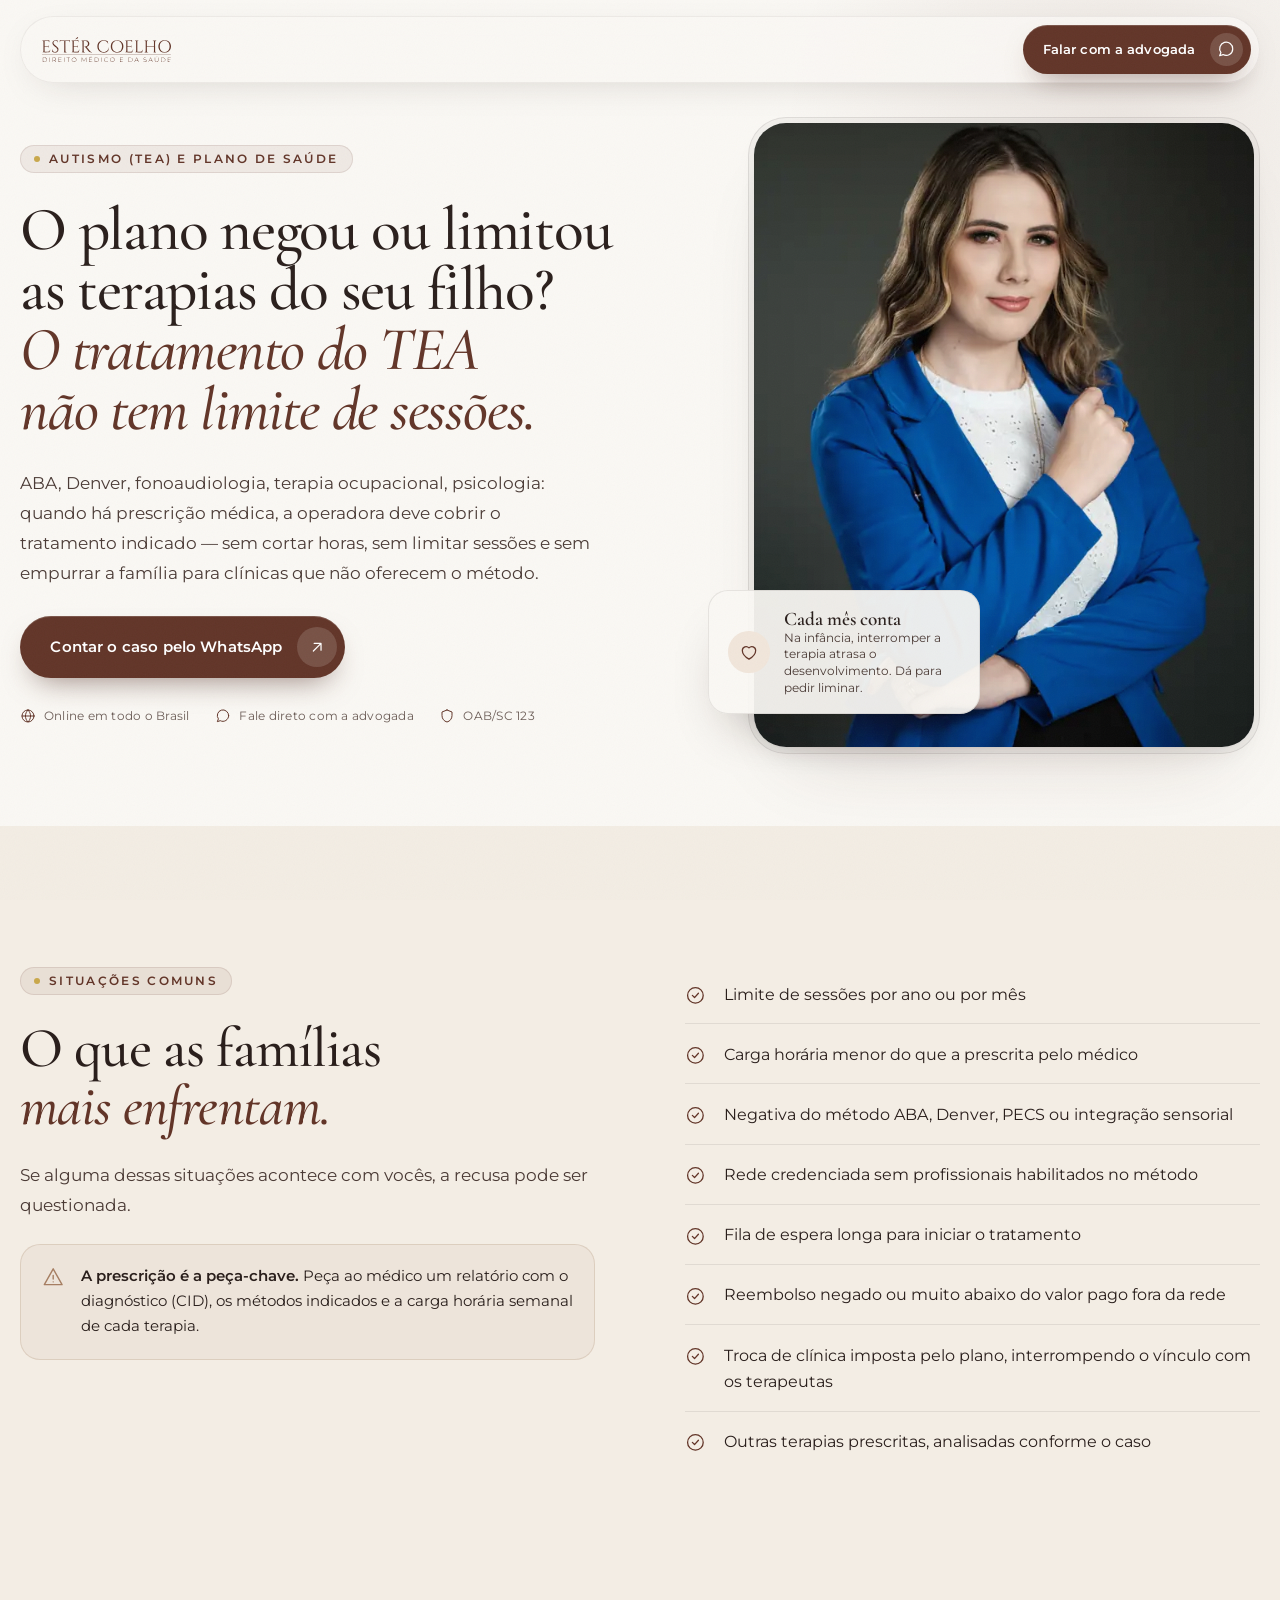
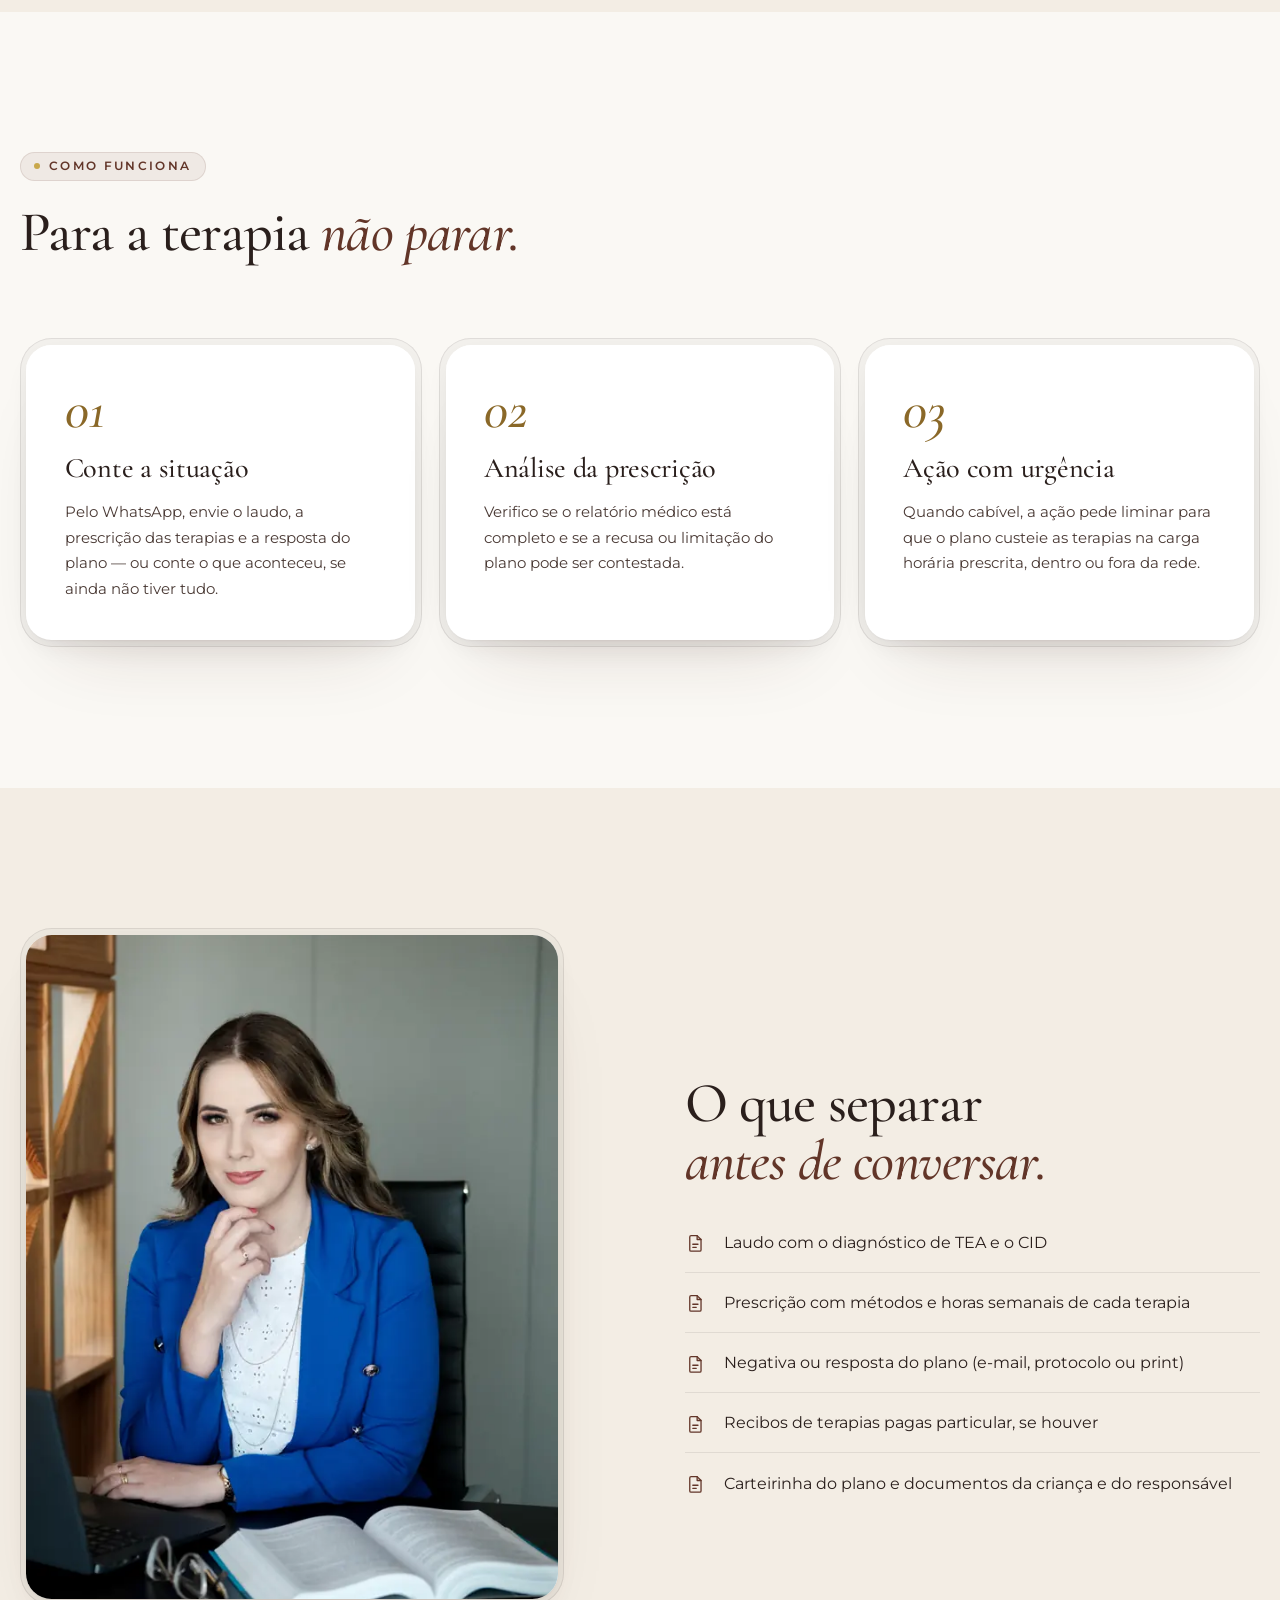
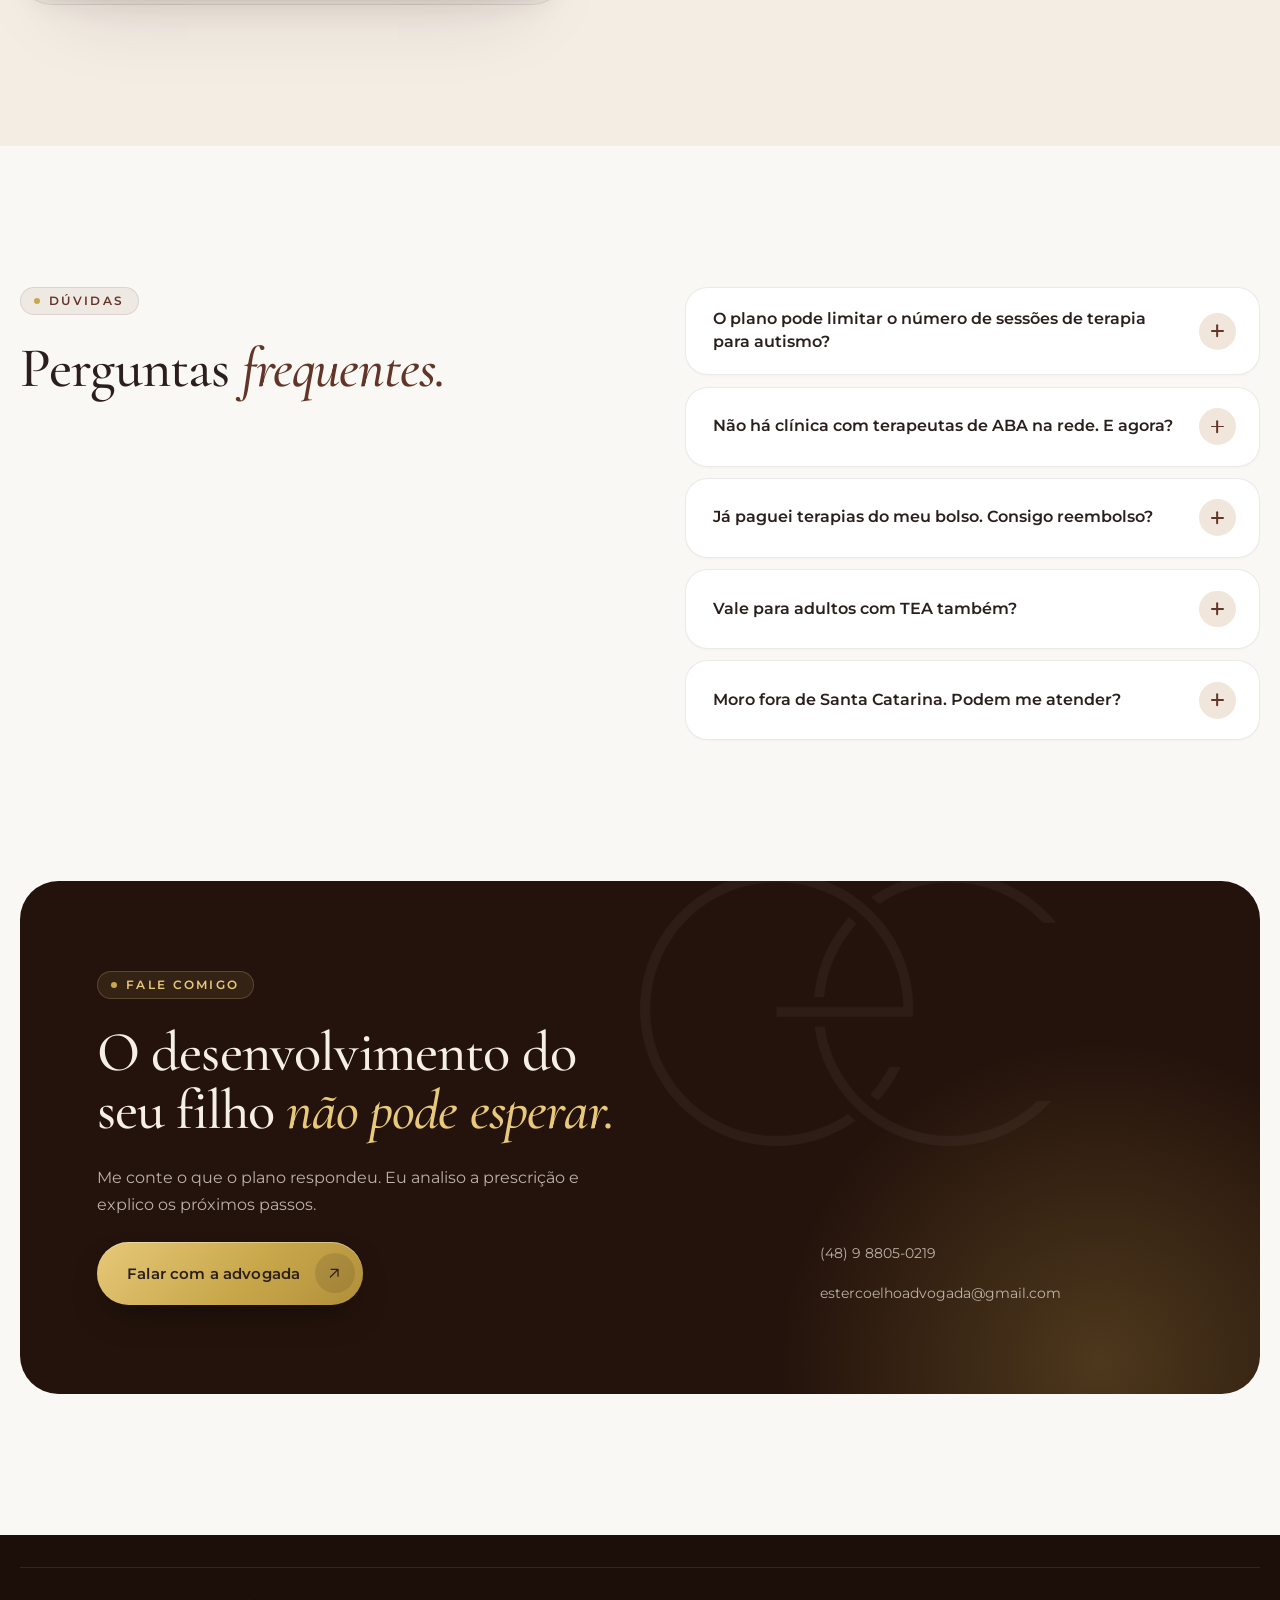
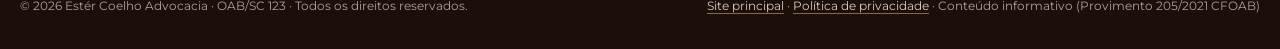
<file: terapias-tea-plano-de-saude/index.html>
<!doctype html>
<html lang="pt-BR">
<head>
  <meta charset="utf-8">
  <meta name="viewport" content="width=device-width, initial-scale=1">
  <title>Plano negou terapia ABA para autismo? | Estér Coelho</title>
  <meta name="description" content="Terapias para autismo (TEA) não têm limite de sessões. Saiba o que fazer quando o plano de saúde nega ou limita ABA, fono ou terapia ocupacional.">
  <meta name="robots" content="index, follow, max-image-preview:large">
  <meta name="theme-color" content="#faf8f4">
  <link rel="canonical" href="https://estercoelho.akaistudio.com.br/terapias-tea-plano-de-saude/">
  <link rel="icon" type="image/svg+xml" href="../assets/img/logos/favicon.svg">
  <link rel="icon" type="image/png" sizes="64x64" href="../assets/img/favicon-marrom.png">
  <link rel="apple-touch-icon" href="../assets/img/apple-touch-icon-marrom.png">

  <meta property="og:type" content="website">
  <meta property="og:locale" content="pt_BR">
  <meta property="og:title" content="O plano negou as terapias do seu filho com autismo?">
  <meta property="og:description" content="Terapias para TEA não têm limite de sessões. Entenda o que fazer quando o plano nega ou restringe o tratamento.">
  <meta property="og:url" content="https://estercoelho.akaistudio.com.br/terapias-tea-plano-de-saude/">
  <meta property="og:site_name" content="Estér Coelho Advocacia">
  <meta property="og:image" content="https://estercoelho.akaistudio.com.br/assets/img/og/tea.jpg?v=3">
  <meta property="og:image:type" content="image/jpeg">
  <meta property="og:image:width" content="1200">
  <meta property="og:image:height" content="630">
  <meta property="og:image:alt" content="Estér Coelho Advocacia — Direito Médico e da Saúde">
  <meta name="twitter:card" content="summary_large_image">
  <link rel="preload" href="../assets/fonts/cormorant.woff2" as="font" type="font/woff2" crossorigin>
  <link rel="preload" href="../assets/fonts/cormorant-italic.woff2" as="font" type="font/woff2" crossorigin>
  <link rel="preload" href="../assets/fonts/montserrat.woff2" as="font" type="font/woff2" crossorigin>
  <link rel="stylesheet" href="../assets/css/style.css?v=7">
  <link rel="preload" as="image" href="../assets/img/ester-retrato-escuro-800.webp" imagesrcset="../assets/img/ester-retrato-escuro-600.webp 600w, ../assets/img/ester-retrato-escuro-800.webp 800w, ../assets/img/ester-retrato-escuro-1400.webp 1400w" imagesizes="(max-width: 860px) 92vw, 44vw">
  <script>document.documentElement.classList.add("js")</script>

  <script type="application/ld+json">
  {
    "@context": "https://schema.org",
    "@graph": [
      {
        "@type": "Service",
        "name": "Ação contra plano de saúde por terapias para TEA",
        "serviceType": "Ação contra plano de saúde por terapias para TEA",
        "url": "https://estercoelho.akaistudio.com.br/terapias-tea-plano-de-saude/",
        "provider": {
          "@id": "https://estercoelho.akaistudio.com.br/#escritorio"
        },
        "areaServed": {
          "@type": "Country",
          "name": "Brasil"
        }
      },
      {
        "@type": "BreadcrumbList",
        "itemListElement": [
          {
            "@type": "ListItem",
            "position": 1,
            "name": "Início",
            "item": "https://estercoelho.akaistudio.com.br/"
          },
          {
            "@type": "ListItem",
            "position": 2,
            "name": "Terapias para autismo (TEA)",
            "item": "https://estercoelho.akaistudio.com.br/terapias-tea-plano-de-saude/"
          }
        ]
      },
      {
        "@type": "FAQPage",
        "mainEntity": [
          {
            "@type": "Question",
            "name": "O plano pode limitar o número de sessões de terapia para autismo?",
            "acceptedAnswer": {
              "@type": "Answer",
              "text": "Não. Desde 2022, as regras da ANS garantem cobertura sem limite de sessões para psicologia, fonoaudiologia, terapia ocupacional e fisioterapia, e para o método indicado pelo médico no tratamento do TEA."
            }
          },
          {
            "@type": "Question",
            "name": "Não há clínica com terapeutas de ABA na rede. E agora?",
            "acceptedAnswer": {
              "@type": "Answer",
              "text": "Se a rede credenciada não oferece o tratamento prescrito, a operadora deve garantir o atendimento, inclusive fora da rede, ou reembolsar os custos, conforme o caso."
            }
          },
          {
            "@type": "Question",
            "name": "Já paguei terapias do meu bolso. Consigo reembolso?",
            "acceptedAnswer": {
              "@type": "Answer",
              "text": "Se a negativa foi indevida, é possível pedir o reembolso. Guarde recibos e notas fiscais de cada sessão."
            }
          },
          {
            "@type": "Question",
            "name": "Vale para adultos com TEA também?",
            "acceptedAnswer": {
              "@type": "Answer",
              "text": "Sim. A cobertura das terapias não depende da idade do paciente, e sim da prescrição médica."
            }
          },
          {
            "@type": "Question",
            "name": "Moro fora de Santa Catarina. Podem me atender?",
            "acceptedAnswer": {
              "@type": "Answer",
              "text": "Sim. O atendimento e os processos são digitais, o que permite atuar em todo o Brasil."
            }
          }
        ]
      }
    ]
  }
  </script>
</head>
<body>
  <a class="skip-link" href="#conteudo">Pular para o conteúdo</a>

  <header class="nav lp-nav" aria-label="Principal">
    <a class="nav__brand" href="../" aria-label="Estér Coelho Advocacia — início">
      <img src="../assets/img/logos/assinatura-marrom.svg" alt="Estér Coelho — Direito Médico e da Saúde" width="300" height="60">
    </a>
    <a class="btn nav__cta" aria-label="Falar com a advogada no WhatsApp" data-cta="lp-tea-nav" href="https://wa.me/5548988050219?text=Ol%C3%A1%2C%20vim%20pelo%20site%20e%20o%20plano%20negou%20ou%20limitou%20as%20terapias%20para%20autismo." target="_blank" rel="noopener">
      <span class="nav__cta-label">Falar com a advogada</span>
      <span class="btn__icon" aria-hidden="true"><svg viewBox="0 0 24 24" fill="none" stroke="currentColor" stroke-width="1.6" stroke-linecap="round" stroke-linejoin="round"><path d="M20.5 11.6a8.5 8.5 0 0 1-12.6 7.4L3.5 20.5l1.6-4.2A8.5 8.5 0 1 1 20.5 11.6Z"/></svg></span>
    </a>
  </header>

  <main id="conteudo">

    <section class="hero lp-hero">
      <div class="wrap hero__grid">
        <div class="hero__copy">
          <span class="eyebrow rise">Autismo (TEA) e plano de saúde</span>
          <h1 class="display rise" style="--d:.08s">O plano negou ou limitou as terapias do seu filho? <em>O tratamento do TEA não tem limite de sessões.</em></h1>
          <p class="lead rise" style="--d:.16s">ABA, Denver, fonoaudiologia, terapia ocupacional, psicologia: quando há prescrição médica, a operadora deve cobrir o tratamento indicado — sem cortar horas, sem limitar sessões e sem empurrar a família para clínicas que não oferecem o método.</p>
          <div class="hero__actions rise" style="--d:.24s">
            <a class="btn btn--lg" data-cta="lp-tea-hero" href="https://wa.me/5548988050219?text=Ol%C3%A1%2C%20vim%20pelo%20site%20e%20o%20plano%20negou%20ou%20limitou%20as%20terapias%20para%20autismo." target="_blank" rel="noopener">
              Contar o caso pelo WhatsApp
              <span class="btn__icon" aria-hidden="true"><svg viewBox="0 0 24 24" fill="none" stroke="currentColor" stroke-width="1.6" stroke-linecap="round" stroke-linejoin="round"><path d="M7 17 17 7M8 7h9v9"/></svg></span>
            </a>
          </div>
          <div class="hero__meta rise" style="--d:.32s">
            <span><svg viewBox="0 0 24 24" fill="none" stroke="currentColor" stroke-width="1.5" stroke-linecap="round" stroke-linejoin="round"><circle cx="12" cy="12" r="9"/><path d="M3 12h18M12 3c2.5 2.6 3.8 5.6 3.8 9s-1.3 6.4-3.8 9c-2.5-2.6-3.8-5.6-3.8-9S9.5 5.6 12 3Z"/></svg>Online em todo o Brasil</span>
            <span><svg viewBox="0 0 24 24" fill="none" stroke="currentColor" stroke-width="1.5" stroke-linecap="round" stroke-linejoin="round"><path d="M20.5 11.6a8.5 8.5 0 0 1-12.6 7.4L3.5 20.5l1.6-4.2A8.5 8.5 0 1 1 20.5 11.6Z"/></svg>Fale direto com a advogada</span>
            <span><svg viewBox="0 0 24 24" fill="none" stroke="currentColor" stroke-width="1.5" stroke-linecap="round" stroke-linejoin="round"><path d="M12 3 4.5 6v5.5c0 4.6 3.1 8.4 7.5 9.5 4.4-1.1 7.5-4.9 7.5-9.5V6L12 3Z"/></svg>OAB/SC 123</span>
          </div>
        </div>

        <div class="hero__visual rise" style="--d:.2s">
          <div class="bezel">
            <div class="bezel__core photo">
              <img src="../assets/img/ester-retrato-escuro-800.webp" srcset="../assets/img/ester-retrato-escuro-600.webp 600w, ../assets/img/ester-retrato-escuro-800.webp 800w, ../assets/img/ester-retrato-escuro-1400.webp 1400w" sizes="(max-width: 860px) 92vw, 44vw" alt="Retrato da advogada Estér Coelho, de blazer azul" width="800" height="1200" fetchpriority="high">
            </div>
          </div>
          <div class="float-card">
            <span class="float-card__icon" aria-hidden="true"><svg viewBox="0 0 24 24" fill="none" stroke="currentColor" stroke-width="1.5" stroke-linecap="round" stroke-linejoin="round"><path d="M12 20.5s-8-4.6-8-10.4A4.6 4.6 0 0 1 12 7a4.6 4.6 0 0 1 8 3.1c0 5.8-8 10.4-8 10.4Z"/></svg></span>
            <div><strong>Cada mês conta</strong><small>Na infância, interromper a terapia atrasa o desenvolvimento. Dá para pedir liminar.</small></div>
          </div>
        </div>
      </div>
    </section>

    <section class="section section--tint">
      <div class="wrap split">
        <div class="sticky">
          <span class="eyebrow reveal">Situações comuns</span>
          <h2 class="h2 reveal" style="--d:.08s">O que as famílias <em>mais enfrentam.</em></h2>
          <p class="lead reveal" style="--d:.12s">Se alguma dessas situações acontece com vocês, a recusa pode ser questionada.</p>
          <div class="alert reveal" style="--d:.16s">
            <svg viewBox="0 0 24 24" fill="none" stroke="currentColor" stroke-width="1.5" stroke-linecap="round" stroke-linejoin="round"><path d="M12 3 2.5 20h19L12 3Z"/><path d="M12 10v4M12 17h.01"/></svg>
            <span><strong>A prescrição é a peça-chave.</strong> Peça ao médico um relatório com o diagnóstico (CID), os métodos indicados e a carga horária semanal de cada terapia.</span>
          </div>
        </div>
        <ul class="checklist reveal">
          <li><svg viewBox="0 0 24 24" fill="none" stroke="currentColor" stroke-width="1.5" stroke-linecap="round" stroke-linejoin="round"><circle cx="12" cy="12" r="9"/><path d="m8.5 12 2.5 2.5 4.5-5"/></svg>Limite de sessões por ano ou por mês</li>
          <li><svg viewBox="0 0 24 24" fill="none" stroke="currentColor" stroke-width="1.5" stroke-linecap="round" stroke-linejoin="round"><circle cx="12" cy="12" r="9"/><path d="m8.5 12 2.5 2.5 4.5-5"/></svg>Carga horária menor do que a prescrita pelo médico</li>
          <li><svg viewBox="0 0 24 24" fill="none" stroke="currentColor" stroke-width="1.5" stroke-linecap="round" stroke-linejoin="round"><circle cx="12" cy="12" r="9"/><path d="m8.5 12 2.5 2.5 4.5-5"/></svg>Negativa do método ABA, Denver, PECS ou integração sensorial</li>
          <li><svg viewBox="0 0 24 24" fill="none" stroke="currentColor" stroke-width="1.5" stroke-linecap="round" stroke-linejoin="round"><circle cx="12" cy="12" r="9"/><path d="m8.5 12 2.5 2.5 4.5-5"/></svg>Rede credenciada sem profissionais habilitados no método</li>
          <li><svg viewBox="0 0 24 24" fill="none" stroke="currentColor" stroke-width="1.5" stroke-linecap="round" stroke-linejoin="round"><circle cx="12" cy="12" r="9"/><path d="m8.5 12 2.5 2.5 4.5-5"/></svg>Fila de espera longa para iniciar o tratamento</li>
          <li><svg viewBox="0 0 24 24" fill="none" stroke="currentColor" stroke-width="1.5" stroke-linecap="round" stroke-linejoin="round"><circle cx="12" cy="12" r="9"/><path d="m8.5 12 2.5 2.5 4.5-5"/></svg>Reembolso negado ou muito abaixo do valor pago fora da rede</li>
          <li><svg viewBox="0 0 24 24" fill="none" stroke="currentColor" stroke-width="1.5" stroke-linecap="round" stroke-linejoin="round"><circle cx="12" cy="12" r="9"/><path d="m8.5 12 2.5 2.5 4.5-5"/></svg>Troca de clínica imposta pelo plano, interrompendo o vínculo com os terapeutas</li>
          <li><svg viewBox="0 0 24 24" fill="none" stroke="currentColor" stroke-width="1.5" stroke-linecap="round" stroke-linejoin="round"><circle cx="12" cy="12" r="9"/><path d="m8.5 12 2.5 2.5 4.5-5"/></svg>Outras terapias prescritas, analisadas conforme o caso</li>
        </ul>
      </div>
    </section>

    <section class="section">
      <div class="wrap">
        <div class="section-head">
          <span class="eyebrow reveal">Como funciona</span>
          <h2 class="h2 reveal" style="--d:.08s">Para a terapia <em>não parar.</em></h2>
        </div>
        <ol class="steps">
          <li class="bezel reveal">
            <div class="bezel__core step">
              <span class="step__num">01</span>
              <h3 class="h3">Conte a situação</h3>
              <p>Pelo WhatsApp, envie o laudo, a prescrição das terapias e a resposta do plano — ou conte o que aconteceu, se ainda não tiver tudo.</p>
            </div>
          </li>
          <li class="bezel reveal" style="--d:.08s">
            <div class="bezel__core step">
              <span class="step__num">02</span>
              <h3 class="h3">Análise da prescrição</h3>
              <p>Verifico se o relatório médico está completo e se a recusa ou limitação do plano pode ser contestada.</p>
            </div>
          </li>
          <li class="bezel reveal" style="--d:.16s">
            <div class="bezel__core step">
              <span class="step__num">03</span>
              <h3 class="h3">Ação com urgência</h3>
              <p>Quando cabível, a ação pede liminar para que o plano custeie as terapias na carga horária prescrita, dentro ou fora da rede.</p>
            </div>
          </li>
        </ol>
      </div>
    </section>

    <section class="section section--tint">
      <div class="wrap split split--center">
        <div class="reveal">
          <div class="bezel" style="max-width:34rem">
            <div class="bezel__core photo" style="aspect-ratio:4/5">
              <img src="../assets/img/ester-mesa-azul-800.webp" srcset="../assets/img/ester-mesa-azul-600.webp 600w, ../assets/img/ester-mesa-azul-800.webp 800w, ../assets/img/ester-mesa-azul-1400.webp 1400w" sizes="(max-width: 860px) 92vw, 40vw" alt="Estér Coelho à mesa do escritório" width="800" height="1200" loading="lazy" decoding="async">
            </div>
          </div>
        </div>
        <div style="display:grid;gap:1.5rem">
          <span class="eyebrow reveal">Documentos</span>
          <h2 class="h2 reveal" style="--d:.08s">O que separar <em>antes de conversar.</em></h2>
          <ul class="checklist reveal" style="--d:.12s">
            <li><svg viewBox="0 0 24 24" fill="none" stroke="currentColor" stroke-width="1.5" stroke-linecap="round" stroke-linejoin="round"><path d="M14 3H7a1.5 1.5 0 0 0-1.5 1.5v15A1.5 1.5 0 0 0 7 21h10a1.5 1.5 0 0 0 1.5-1.5V7.5L14 3Z"/><path d="M14 3v4.5h4.5M9 13h6M9 16.5h4"/></svg>Laudo com o diagnóstico de TEA e o CID</li>
            <li><svg viewBox="0 0 24 24" fill="none" stroke="currentColor" stroke-width="1.5" stroke-linecap="round" stroke-linejoin="round"><path d="M14 3H7a1.5 1.5 0 0 0-1.5 1.5v15A1.5 1.5 0 0 0 7 21h10a1.5 1.5 0 0 0 1.5-1.5V7.5L14 3Z"/><path d="M14 3v4.5h4.5M9 13h6M9 16.5h4"/></svg>Prescrição com métodos e horas semanais de cada terapia</li>
            <li><svg viewBox="0 0 24 24" fill="none" stroke="currentColor" stroke-width="1.5" stroke-linecap="round" stroke-linejoin="round"><path d="M14 3H7a1.5 1.5 0 0 0-1.5 1.5v15A1.5 1.5 0 0 0 7 21h10a1.5 1.5 0 0 0 1.5-1.5V7.5L14 3Z"/><path d="M14 3v4.5h4.5M9 13h6M9 16.5h4"/></svg>Negativa ou resposta do plano (e-mail, protocolo ou print)</li>
            <li><svg viewBox="0 0 24 24" fill="none" stroke="currentColor" stroke-width="1.5" stroke-linecap="round" stroke-linejoin="round"><path d="M14 3H7a1.5 1.5 0 0 0-1.5 1.5v15A1.5 1.5 0 0 0 7 21h10a1.5 1.5 0 0 0 1.5-1.5V7.5L14 3Z"/><path d="M14 3v4.5h4.5M9 13h6M9 16.5h4"/></svg>Recibos de terapias pagas particular, se houver</li>
            <li><svg viewBox="0 0 24 24" fill="none" stroke="currentColor" stroke-width="1.5" stroke-linecap="round" stroke-linejoin="round"><path d="M14 3H7a1.5 1.5 0 0 0-1.5 1.5v15A1.5 1.5 0 0 0 7 21h10a1.5 1.5 0 0 0 1.5-1.5V7.5L14 3Z"/><path d="M14 3v4.5h4.5M9 13h6M9 16.5h4"/></svg>Carteirinha do plano e documentos da criança e do responsável</li>
          </ul>
        </div>
      </div>
    </section>

    <section class="section">
      <div class="wrap split">
        <div class="sticky">
          <span class="eyebrow reveal">Dúvidas</span>
          <h2 class="h2 reveal" style="--d:.08s">Perguntas <em>frequentes.</em></h2>
        </div>
        <div class="faq">
          <details class="reveal">
            <summary>O plano pode limitar o número de sessões de terapia para autismo?<span class="faq__toggle" aria-hidden="true"></span></summary>
            <div class="faq__body"><p>Não. Desde 2022, as regras da ANS garantem cobertura sem limite de sessões para psicologia, fonoaudiologia, terapia ocupacional e fisioterapia, e para o método indicado pelo médico no tratamento do TEA.</p></div>
          </details>
          <details class="reveal">
            <summary>Não há clínica com terapeutas de ABA na rede. E agora?<span class="faq__toggle" aria-hidden="true"></span></summary>
            <div class="faq__body"><p>Se a rede credenciada não oferece o tratamento prescrito, a operadora deve garantir o atendimento, inclusive fora da rede, ou reembolsar os custos, conforme o caso.</p></div>
          </details>
          <details class="reveal">
            <summary>Já paguei terapias do meu bolso. Consigo reembolso?<span class="faq__toggle" aria-hidden="true"></span></summary>
            <div class="faq__body"><p>Se a negativa foi indevida, é possível pedir o reembolso. Guarde recibos e notas fiscais de cada sessão.</p></div>
          </details>
          <details class="reveal">
            <summary>Vale para adultos com TEA também?<span class="faq__toggle" aria-hidden="true"></span></summary>
            <div class="faq__body"><p>Sim. A cobertura das terapias não depende da idade do paciente, e sim da prescrição médica.</p></div>
          </details>
          <details class="reveal">
            <summary>Moro fora de Santa Catarina. Podem me atender?<span class="faq__toggle" aria-hidden="true"></span></summary>
            <div class="faq__body"><p>Sim. O atendimento e os processos são digitais, o que permite atuar em todo o Brasil.</p></div>
          </details>
        </div>
      </div>
    </section>

    <section class="section" style="padding-top:0">
      <div class="wrap">
        <div class="cta reveal">
          <div class="cta__copy">
            <span class="eyebrow eyebrow--light">Fale comigo</span>
            <h2 class="h2">O desenvolvimento do seu filho <em>não pode esperar.</em></h2>
            <p>Me conte o que o plano respondeu. Eu analiso a prescrição e explico os próximos passos.</p>
            <a class="btn btn--light btn--lg" data-cta="lp-tea-final" href="https://wa.me/5548988050219?text=Ol%C3%A1%2C%20vim%20pelo%20site%20e%20o%20plano%20negou%20ou%20limitou%20as%20terapias%20para%20autismo." target="_blank" rel="noopener">
              Falar com a advogada
              <span class="btn__icon" aria-hidden="true"><svg viewBox="0 0 24 24" fill="none" stroke="currentColor" stroke-width="1.6" stroke-linecap="round" stroke-linejoin="round"><path d="M7 17 17 7M8 7h9v9"/></svg></span>
            </a>
          </div>
          <div class="cta__side">
            <a href="tel:+5548988050219">(48) 9 8805-0219</a>
            <a href="mailto:estercoelhoadvogada@gmail.com">estercoelhoadvogada@gmail.com</a>
          </div>
        </div>
      </div>
    </section>
  </main>

  <footer class="footer" style="padding-top:2rem">
    <div class="wrap">
      <div class="footer__bottom" style="margin-top:0">
        <span>© <span data-year>2026</span> Estér Coelho Advocacia · OAB/SC 123 · Todos os direitos reservados.</span>
        <span><a href="../">Site principal</a> · <a href="../politica-de-privacidade.html">Política de privacidade</a> · Conteúdo informativo (Provimento 205/2021 CFOAB)</span>
      </div>
    </div>
  </footer>

  <a class="wa-float" data-cta="lp-tea-flutuante" href="https://wa.me/5548988050219?text=Ol%C3%A1%2C%20vim%20pelo%20site%20e%20o%20plano%20negou%20ou%20limitou%20as%20terapias%20para%20autismo." target="_blank" rel="noopener" aria-label="Falar no WhatsApp">
    <span class="wa-float__icon" aria-hidden="true"><svg viewBox="0 0 24 24" fill="none" stroke="currentColor" stroke-width="1.6" stroke-linecap="round" stroke-linejoin="round"><path d="M20.5 11.6a8.5 8.5 0 0 1-12.6 7.4L3.5 20.5l1.6-4.2A8.5 8.5 0 1 1 20.5 11.6Z"/><path d="M9 8.7c.2-.5.5-.5.8-.5h.5c.2 0 .4 0 .6.5l.7 1.6c.1.2 0 .5-.1.7l-.5.6c-.1.2-.2.3 0 .6.5.9 1.4 1.8 2.4 2.3.3.1.4.1.6-.1l.6-.7c.2-.2.4-.2.6-.1l1.6.8c.2.1.4.2.4.4 0 .4-.1 1.2-.6 1.6-.5.4-1.3.6-2.1.4-2.2-.6-4.6-2.6-5.5-4.7-.4-1-.5-2.4.1-3.4Z"/></svg></span>
    <span class="wa-float__label">Fale comigo</span>
  </a>

  <script src="../assets/js/main.js?v=7" defer></script>
</body>
</html>
</file>
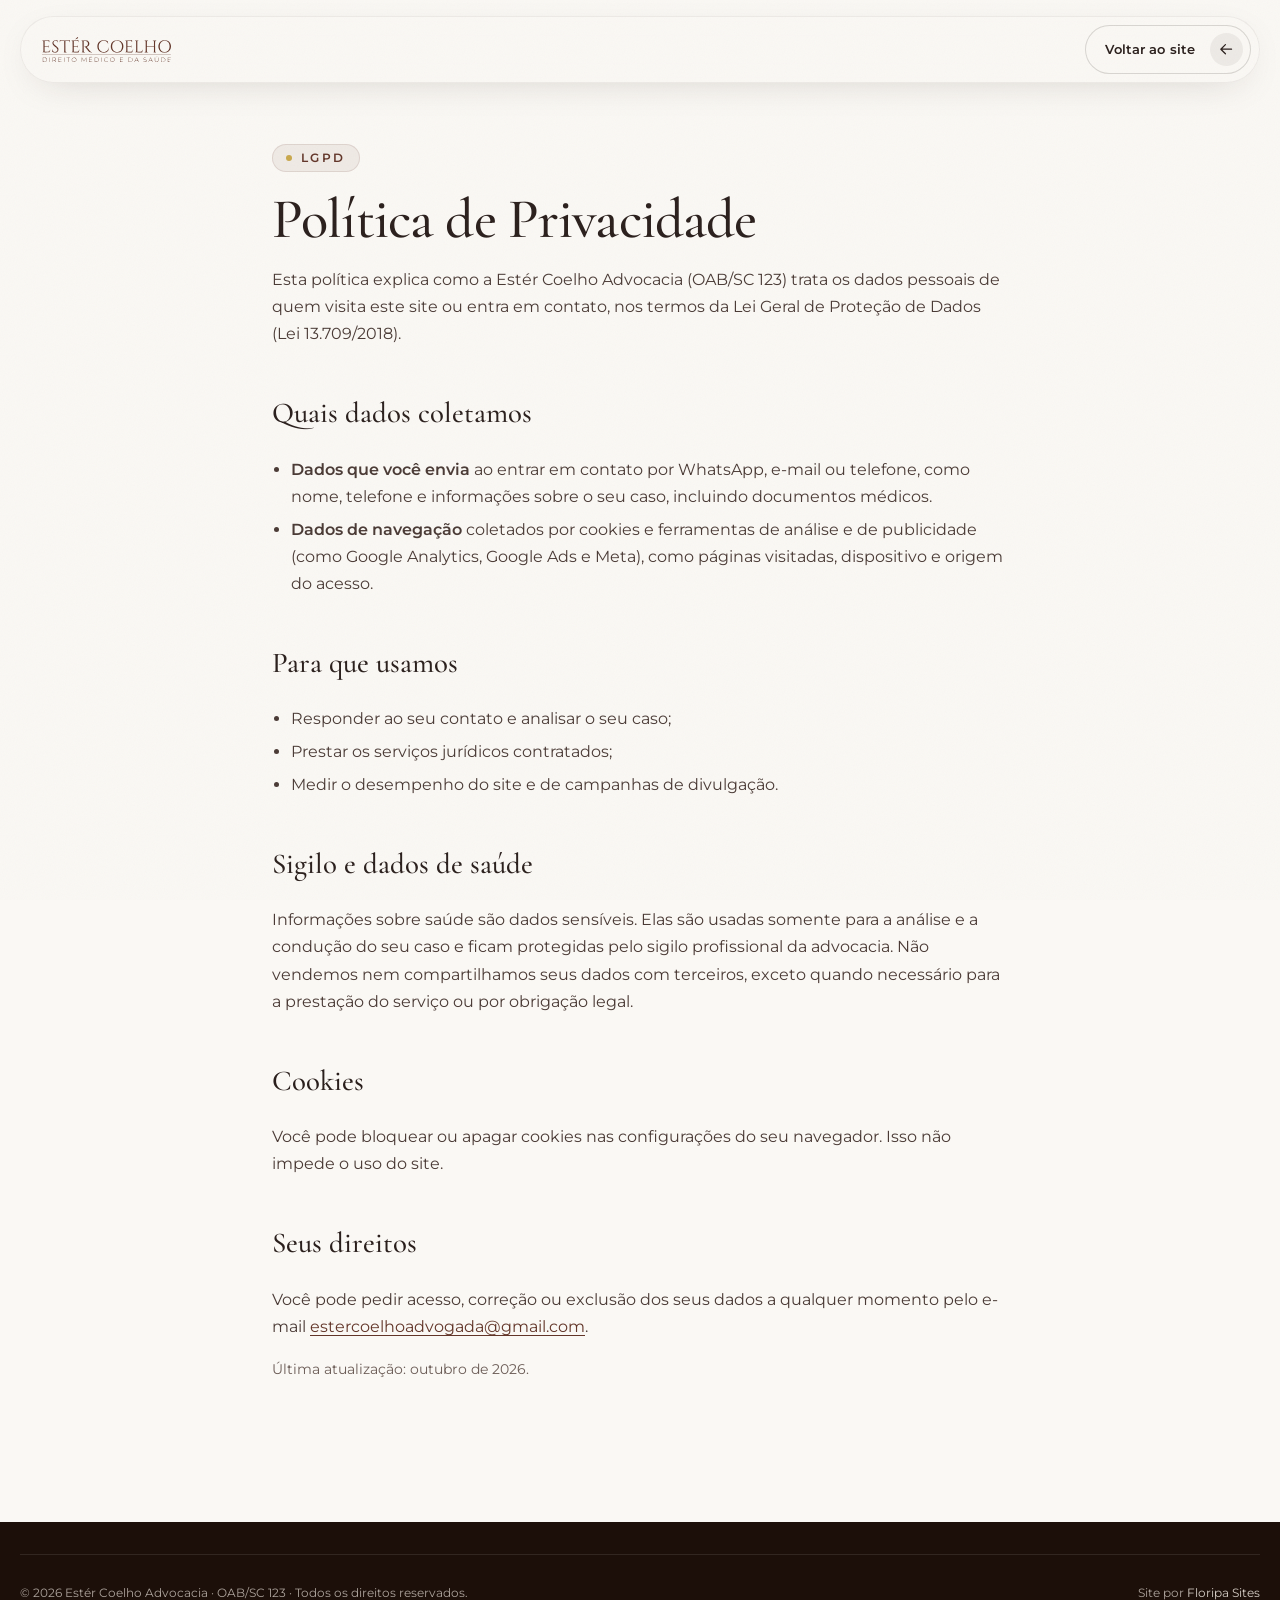
<file: politica-de-privacidade.html>
<!doctype html>
<html lang="pt-BR">
<head>
  <meta charset="utf-8">
  <meta name="viewport" content="width=device-width, initial-scale=1">
  <title>Política de Privacidade | Estér Coelho Advocacia</title>
  <meta name="description" content="Como a Estér Coelho Advocacia trata os dados pessoais de quem visita o site ou entra em contato.">
  <meta name="robots" content="noindex, follow">
  <meta property="og:type" content="website">
  <meta property="og:locale" content="pt_BR">
  <meta property="og:title" content="Política de Privacidade | Estér Coelho Advocacia">
  <meta property="og:site_name" content="Estér Coelho Advocacia">
  <meta property="og:image" content="https://estercoelho.akaistudio.com.br/assets/img/og/home.jpg?v=3">
  <meta property="og:image:width" content="1200">
  <meta property="og:image:height" content="630">
  <meta name="twitter:card" content="summary_large_image">
  <meta name="theme-color" content="#faf8f4">
  <link rel="icon" type="image/svg+xml" href="assets/img/logos/favicon.svg">
  <link rel="icon" type="image/png" sizes="64x64" href="assets/img/favicon-marrom.png">
  <link rel="preload" href="assets/fonts/cormorant.woff2" as="font" type="font/woff2" crossorigin>
  <link rel="preload" href="assets/fonts/cormorant-italic.woff2" as="font" type="font/woff2" crossorigin>
  <link rel="preload" href="assets/fonts/montserrat.woff2" as="font" type="font/woff2" crossorigin>
  <link rel="stylesheet" href="assets/css/style.css?v=7">
</head>
<body>
  <header class="nav lp-nav" aria-label="Principal">
    <a class="nav__brand" href="./" aria-label="Estér Coelho Advocacia — início">
      <img src="assets/img/logos/assinatura-marrom.svg" alt="Estér Coelho — Direito Médico e da Saúde" width="300" height="60">
    </a>
    <a class="btn btn--ghost nav__cta" href="./">
      <span class="nav__cta-label">Voltar ao site</span>
      <span class="btn__icon" aria-hidden="true"><svg viewBox="0 0 24 24" fill="none" stroke="currentColor" stroke-width="1.6" stroke-linecap="round" stroke-linejoin="round"><path d="M19 12H5M11 6l-6 6 6 6"/></svg></span>
    </a>
  </header>

  <main class="section" style="padding-top:9rem">
    <div class="wrap prose">
      <span class="eyebrow" style="justify-self:start">LGPD</span>
      <h1 class="h2" style="color:var(--ink)">Política de Privacidade</h1>
      <p>Esta política explica como a Estér Coelho Advocacia (OAB/SC 123) trata os dados pessoais de quem visita este site ou entra em contato, nos termos da Lei Geral de Proteção de Dados (Lei 13.709/2018).</p>

      <h2>Quais dados coletamos</h2>
      <ul>
        <li><strong>Dados que você envia</strong> ao entrar em contato por WhatsApp, e-mail ou telefone, como nome, telefone e informações sobre o seu caso, incluindo documentos médicos.</li>
        <li><strong>Dados de navegação</strong> coletados por cookies e ferramentas de análise e de publicidade (como Google Analytics, Google Ads e Meta), como páginas visitadas, dispositivo e origem do acesso.</li>
      </ul>

      <h2>Para que usamos</h2>
      <ul>
        <li>Responder ao seu contato e analisar o seu caso;</li>
        <li>Prestar os serviços jurídicos contratados;</li>
        <li>Medir o desempenho do site e de campanhas de divulgação.</li>
      </ul>

      <h2>Sigilo e dados de saúde</h2>
      <p>Informações sobre saúde são dados sensíveis. Elas são usadas somente para a análise e a condução do seu caso e ficam protegidas pelo sigilo profissional da advocacia. Não vendemos nem compartilhamos seus dados com terceiros, exceto quando necessário para a prestação do serviço ou por obrigação legal.</p>

      <h2>Cookies</h2>
      <p>Você pode bloquear ou apagar cookies nas configurações do seu navegador. Isso não impede o uso do site.</p>

      <h2>Seus direitos</h2>
      <p>Você pode pedir acesso, correção ou exclusão dos seus dados a qualquer momento pelo e-mail <a href="mailto:estercoelhoadvogada@gmail.com">estercoelhoadvogada@gmail.com</a>.</p>

      <p style="font-size:.85rem;color:var(--ink-mute)">Última atualização: outubro de 2026.</p>
    </div>
  </main>

  <footer class="footer" style="padding-top:2rem">
    <div class="wrap">
      <div class="footer__bottom" style="margin-top:0">
        <span>© <span data-year>2026</span> Estér Coelho Advocacia · OAB/SC 123 · Todos os direitos reservados.</span>
        <span>Site por <a href="https://floripasites.com" target="_blank" rel="noopener">Floripa Sites</a></span>
      </div>
    </div>
  </footer>
  <script src="assets/js/main.js?v=7" defer></script>
</body>
</html>
</file>
<file: assets/css/style.css>
/* ==========================================================================
   Estér Coelho Advocacia — design system
   Editorial luxury: creme e bege, marrom conhaque, café escuro e dourado em detalhes
   ========================================================================== */

/* ---------- fontes (hospedadas no site, subconjunto latin) ---------- */
@font-face {
  font-family: "Cormorant Garamond"; font-style: normal; font-weight: 500 600; font-display: swap;
  src: url("../fonts/cormorant.woff2") format("woff2");
}
@font-face {
  font-family: "Cormorant Garamond"; font-style: italic; font-weight: 500; font-display: swap;
  src: url("../fonts/cormorant-italic.woff2") format("woff2");
}
@font-face {
  font-family: "Montserrat"; font-style: normal; font-weight: 400 600; font-display: swap;
  src: url("../fonts/montserrat.woff2") format("woff2");
}
/* reservas com as mesmas medidas, para o texto não mudar de tamanho quando a fonte carregar */
@font-face {
  font-family: "Cormorant Fallback"; font-style: normal; src: local("Times New Roman"), local("Times");
  size-adjust: 95.65%; ascent-override: 96.6%; descent-override: 30%; line-gap-override: 0%;
}
@font-face {
  font-family: "Cormorant Fallback"; font-style: italic; src: local("Times New Roman Italic"), local("Times New Roman"), local("Times");
  size-adjust: 86.5%; ascent-override: 106.82%; descent-override: 33.18%; line-gap-override: 0%;
}
@font-face {
  font-family: "Montserrat Fallback"; src: local("Arial"), local("Helvetica");
  size-adjust: 113.03%; ascent-override: 85.64%; descent-override: 22.21%; line-gap-override: 0%;
}

:root {
  --paper: #faf8f4;
  --paper-2: #f3ede4;
  --paper-3: #eadfce;
  --ink: #2a1f1c;
  --ink-soft: #4a3a35;
  --ink-mute: #6b5c56;
  --brand: #623528;
  --brand-deep: #4a261c;
  --brand-night: #24130c;
  --espresso: #1c0f09;
  --brand-tint: #f1e6db;
  --bronze: #a67e62;
  --gold: #c9a84c;
  --gold-l: #e8c97a;
  --gold-d: #8a6828;
  --cream: #f6efe6;
  --line: rgba(42, 31, 28, 0.09);
  --line-strong: rgba(42, 31, 28, 0.16);

  --serif: "Cormorant Garamond", "Cormorant Fallback", Georgia, serif;
  --sans: "Montserrat", "Montserrat Fallback", system-ui, sans-serif;

  --ease: cubic-bezier(0.32, 0.72, 0, 1);
  --ease-out: cubic-bezier(0.16, 1, 0.3, 1);

  --r-xl: 2rem;
  --r-lg: 1.5rem;
  --bezel: 0.4rem;

  --shadow-soft: 0 1px 2px rgba(42, 31, 28, 0.04), 0 12px 32px -12px rgba(42, 31, 28, 0.12),
    0 40px 80px -40px rgba(74, 38, 28, 0.18);

  --wrap: min(1240px, 100% - 2.5rem);
  --section-y: clamp(6.5rem, 11vw, 10rem);
  --anchor-y: 7.25rem; /* onde o título da seção fica após clicar no menu */
}

/* ---------- reset ---------- */
*,
*::before,
*::after { box-sizing: border-box; }
html { -webkit-text-size-adjust: 100%; scroll-behavior: smooth; }
[id] { scroll-margin-top: var(--anchor-y); }
section[id] { scroll-margin-top: min(0px, calc(var(--anchor-y) - var(--section-y))); }
body {
  margin: 0;
  background: var(--paper);
  color: var(--ink);
  font-family: var(--sans);
  font-size: 1rem;
  line-height: 1.7;
  font-weight: 400;
  -webkit-font-smoothing: antialiased;
  text-rendering: optimizeLegibility;
  overflow-x: hidden;
  overflow-x: clip;
}
html { overflow-x: clip; }
img { display: block; max-width: 100%; height: auto; }
a { color: inherit; text-decoration: none; }
button { font: inherit; color: inherit; background: none; border: 0; cursor: pointer; }
h1, h2, h3, h4 { margin: 0; font-weight: 500; }
p { margin: 0; }
ul, ol { margin: 0; padding: 0; list-style: none; }
::selection { background: var(--brand); color: var(--paper); }
:focus-visible { outline: 2px solid var(--brand); outline-offset: 3px; border-radius: 6px; }

.sr-only {
  position: absolute; width: 1px; height: 1px; padding: 0; margin: -1px;
  overflow: hidden; clip: rect(0, 0, 0, 0); white-space: nowrap; border: 0;
}
.skip-link {
  position: fixed; left: 1rem; top: -4rem; z-index: 100;
  background: var(--brand); color: #fff; padding: 0.6rem 1rem; border-radius: 999px;
  transition: top 0.4s var(--ease);
}
.skip-link:focus { top: 1rem; }

/* papel: grão sutil fixo */
body::after {
  content: "";
  position: fixed; inset: 0; z-index: 90; pointer-events: none; opacity: 0.035;
  background-image: url("data:image/svg+xml,%3Csvg xmlns='http://www.w3.org/2000/svg' width='160' height='160'%3E%3Cfilter id='n'%3E%3CfeTurbulence type='fractalNoise' baseFrequency='.9' numOctaves='3' stitchTiles='stitch'/%3E%3C/filter%3E%3Crect width='100%25' height='100%25' filter='url(%23n)'/%3E%3C/svg%3E");
}

.wrap { width: var(--wrap); margin-inline: auto; }
.section { padding-block: var(--section-y); position: relative; }
.section--tint { background: var(--paper-2); }

/* ---------- tipografia ---------- */
.display {
  font-family: var(--serif);
  font-weight: 500;
  font-size: clamp(2.6rem, min(6vw, 8.6vh), 4.9rem);
  line-height: 0.98;
  letter-spacing: -0.02em;
  text-wrap: balance;
}
.display em, .h2 em { font-style: italic; color: var(--brand); font-weight: 500; }
.h2 {
  font-family: var(--serif);
  font-size: clamp(2.2rem, 4.4vw, 3.75rem);
  line-height: 1.04;
  letter-spacing: -0.015em;
  text-wrap: balance;
}
.h3 {
  font-family: var(--serif);
  font-size: clamp(1.5rem, 2.2vw, 1.9rem);
  line-height: 1.15;
  letter-spacing: -0.01em;
}
.lead { font-size: clamp(1.05rem, 1.35vw, 1.2rem); color: var(--ink-soft); max-width: 36rem; line-height: 1.75; }
.muted { color: var(--ink-soft); }

.eyebrow {
  display: inline-flex; align-items: center; gap: 0.55rem;
  justify-self: start; width: fit-content; max-width: 100%;
  padding: 0.38rem 0.9rem;
  border-radius: 999px;
  background: rgba(98, 53, 40, 0.07);
  box-shadow: inset 0 0 0 1px rgba(98, 53, 40, 0.12);
  color: var(--brand);
  font-size: 0.72rem; font-weight: 600; letter-spacing: 0.2em; text-transform: uppercase;
  line-height: 1.4;
}
.eyebrow::before {
  content: ""; width: 6px; height: 6px; border-radius: 50%; background: var(--gold);
}
.eyebrow--light { color: var(--gold-l); background: rgba(232, 201, 122, 0.08); box-shadow: inset 0 0 0 1px rgba(232, 201, 122, 0.22); }

.section-head { display: grid; gap: 1.4rem; max-width: 46rem; margin-bottom: clamp(3rem, 6vw, 5rem); }
.section-head--split {
  max-width: none; grid-template-columns: 1fr 1fr; align-items: end; gap: 2rem 5rem;
}

/* ---------- botões ---------- */
.btn {
  --btn-bg: var(--brand);
  --btn-fg: #fff;
  --btn-icon: rgba(255, 255, 255, 0.14);
  display: inline-flex; align-items: center; gap: 0.9rem;
  padding: 0.5rem 0.5rem 0.5rem 1.6rem;
  min-height: 3.5rem;
  border-radius: 999px;
  background: var(--btn-bg); color: var(--btn-fg);
  font-size: 0.88rem; font-weight: 600; letter-spacing: 0.01em;
  box-shadow: inset 0 1px 0 rgba(255, 255, 255, 0.16), 0 14px 30px -14px rgba(74, 38, 28, 0.6);
  transition: transform 0.5s var(--ease), background-color 0.5s var(--ease), box-shadow 0.5s var(--ease);
  -webkit-tap-highlight-color: transparent;
}
.btn:hover { background: var(--brand-deep); box-shadow: inset 0 1px 0 rgba(255, 255, 255, 0.16), 0 18px 36px -14px rgba(74, 38, 28, 0.7); }
.btn:active { transform: scale(0.98); }
.btn__icon {
  display: grid; place-items: center; flex: none;
  width: 2.5rem; height: 2.5rem; border-radius: 50%;
  background: var(--btn-icon);
  transition: transform 0.6s var(--ease);
}
.btn__icon svg { width: 1.15rem; height: 1.15rem; }
.btn:hover .btn__icon { transform: translate(3px, -1px) scale(1.06); }

.btn--ghost {
  --btn-bg: transparent; --btn-fg: var(--ink); --btn-icon: rgba(42, 31, 28, 0.06);
  box-shadow: inset 0 0 0 1px var(--line-strong);
}
.btn--ghost:hover { background: rgba(42, 31, 28, 0.04); box-shadow: inset 0 0 0 1px var(--line-strong); }
.btn--light, .btn--gold {
  --btn-bg: linear-gradient(135deg, #e6c878 0%, #c9a84c 55%, #b08f3a 100%);
  --btn-fg: var(--ink); --btn-icon: rgba(42, 31, 28, 0.12);
  box-shadow: inset 0 1px 0 rgba(255, 255, 255, 0.35), 0 16px 34px -14px rgba(0, 0, 0, 0.55);
}
.btn--light:hover, .btn--gold:hover { background: linear-gradient(135deg, #efd590 0%, #d4b45a 55%, #b9963f 100%); }
.btn--lg { min-height: 3.9rem; padding-left: 1.9rem; font-size: 0.95rem; }

.link-arrow {
  display: inline-flex; align-items: center; gap: 0.5rem;
  font-size: 0.82rem; font-weight: 600; color: var(--brand);
  letter-spacing: 0.02em;
}
.link-arrow svg { width: 1rem; height: 1rem; transition: transform 0.5s var(--ease); }
.link-arrow:hover svg { transform: translate(3px, -2px); }

/* ---------- nav: ilha flutuante ---------- */
.nav {
  position: fixed; top: 1rem; left: 50%; z-index: 40;
  transform: translateX(-50%);
  width: var(--wrap);
  display: flex; align-items: center; justify-content: space-between; gap: 1rem;
  padding: 0.55rem 0.55rem 0.55rem 1.4rem;
  border-radius: 999px;
  background: rgba(250, 248, 244, 0.88);
  -webkit-backdrop-filter: blur(18px) saturate(1.4);
  backdrop-filter: blur(18px) saturate(1.4);
  box-shadow: inset 0 0 0 1px rgba(42, 31, 28, 0.06), 0 10px 40px -20px rgba(42, 31, 28, 0.25);
  transition: transform 0.7s var(--ease), background-color 0.5s var(--ease);
}
.nav.is-hidden { transform: translate(-50%, -140%); }
.nav__brand { display: flex; align-items: center; min-height: 2.75rem; }
.nav__brand img { height: 1.6rem; width: auto; }
.nav__links { display: flex; align-items: center; gap: 0.25rem; }
.nav__links a {
  padding: 0.55rem 0.95rem; border-radius: 999px;
  font-size: 0.8rem; font-weight: 500; color: var(--ink-soft);
  transition: color 0.4s var(--ease), background-color 0.4s var(--ease);
}
.nav__links a:hover { color: var(--ink); background: rgba(42, 31, 28, 0.05); }
.nav__cta { min-height: 2.9rem; padding-left: 1.25rem; font-size: 0.8rem; }
.nav__cta .btn__icon { width: 2.1rem; height: 2.1rem; }

.burger { display: none; position: relative; width: 2.9rem; height: 2.9rem; border-radius: 50%; background: var(--brand); flex: none; }
.burger span {
  position: absolute; left: 50%; top: 50%; width: 1.05rem; height: 1.5px; margin-left: -0.525rem;
  background: #fff; border-radius: 2px;
  transition: transform 0.6s var(--ease);
}
.burger span:nth-child(1) { transform: translateY(-3.5px); }
.burger span:nth-child(2) { transform: translateY(3.5px); }
.menu-open .burger span:nth-child(1) { transform: rotate(45deg); }
.menu-open .burger span:nth-child(2) { transform: rotate(-45deg); }

.menu {
  position: fixed; inset: 0; z-index: 35;
  display: flex; flex-direction: column; justify-content: center; gap: 2.5rem;
  padding: 7rem 1.75rem 2.5rem;
  background: rgba(250, 248, 244, 0.9);
  -webkit-backdrop-filter: blur(28px);
  backdrop-filter: blur(28px);
  opacity: 0; visibility: hidden;
  transition: opacity 0.6s var(--ease), visibility 0s linear 0.6s;
}
.menu-open .menu { opacity: 1; visibility: visible; transition: opacity 0.6s var(--ease); }
.menu__links { display: grid; gap: 0.4rem; }
.menu__links li { overflow: hidden; }
.menu__links a {
  display: block; font-family: var(--serif); font-size: clamp(2.2rem, 9vw, 3rem); line-height: 1.15; color: var(--ink);
  transform: translateY(110%); transition: transform 0.8s var(--ease);
}
.menu-open .menu__links a { transform: none; }
.menu-open .menu__links li:nth-child(2) a { transition-delay: 0.05s; }
.menu-open .menu__links li:nth-child(3) a { transition-delay: 0.1s; }
.menu-open .menu__links li:nth-child(4) a { transition-delay: 0.15s; }
.menu-open .menu__links li:nth-child(5) a { transition-delay: 0.2s; }
.menu__foot { font-size: 0.85rem; color: var(--ink-soft); display: grid; gap: 1.2rem; }
.menu-open { overflow: hidden; }

/* ---------- moldura dupla (double-bezel) ---------- */
.bezel {
  padding: var(--bezel);
  border-radius: var(--r-xl);
  background: rgba(42, 31, 28, 0.035);
  box-shadow: inset 0 0 0 1px var(--line);
}
.bezel__core {
  border-radius: calc(var(--r-xl) - var(--bezel));
  background: #fff;
  box-shadow: inset 0 1px 1px rgba(255, 255, 255, 0.9), var(--shadow-soft);
  overflow: hidden;
  height: 100%;
}
.bezel--dark { background: rgba(255, 255, 255, 0.05); box-shadow: inset 0 0 0 1px rgba(255, 255, 255, 0.09); }
.bezel--dark .bezel__core { background: rgba(255, 255, 255, 0.04); box-shadow: inset 0 1px 0 rgba(255, 255, 255, 0.08); }

.photo { position: relative; }
.photo img { width: 100%; height: 100%; object-fit: cover; }

/* ---------- hero ---------- */
.hero { padding-top: clamp(7rem, 13vh, 9.5rem); padding-bottom: clamp(3.5rem, 8vh, 6rem); position: relative; overflow: hidden; overflow: clip; }
.hero::before {
  content: ""; position: absolute; z-index: -1; pointer-events: none;
  width: 60rem; height: 60rem; right: -20rem; top: -22rem; border-radius: 50%;
  background: radial-gradient(closest-side, rgba(98, 53, 40, 0.09), transparent 70%);
}
.hero__grid { display: grid; grid-template-columns: 1.08fr 0.92fr; gap: clamp(2.5rem, 6vw, 6rem); align-items: center; }
.hero__grid > * { min-width: 0; }
.hero__copy { display: grid; gap: clamp(1.25rem, 3vh, 2rem); justify-items: start; }
.hero__actions { display: flex; flex-wrap: wrap; align-items: center; gap: 0.9rem; }
.hero__meta { display: flex; flex-wrap: wrap; gap: 0.6rem 1.6rem; font-size: 0.78rem; color: var(--ink-mute); letter-spacing: 0.02em; }
.hero__meta span { display: inline-flex; align-items: center; gap: 0.5rem; }
.hero__meta svg { width: 1rem; height: 1rem; color: var(--brand); }

.hero__visual { position: relative; }
.hero__visual .bezel { --r-xl: 2.4rem; }
.hero__visual { justify-self: end; width: min(100%, 32rem, calc((100svh - 9rem) * 0.8)); }
.hero__visual .photo { aspect-ratio: 4 / 5; }
.float-card {
  position: absolute; left: -2.5rem; bottom: 2.5rem; z-index: 2;
  max-width: 17rem;
  padding: 1.1rem 1.25rem;
  border-radius: 1.25rem;
  background: rgba(250, 248, 244, 0.94);
  box-shadow: inset 0 0 0 1px var(--line), 0 30px 60px -30px rgba(36, 19, 12, 0.45);
  display: flex; gap: 0.9rem; align-items: center;
  color: var(--ink);
}
.float-card__icon { width: 2.6rem; height: 2.6rem; border-radius: 50%; flex: none; display: grid; place-items: center; background: var(--brand-tint); color: var(--brand); }
.float-card__icon svg { width: 1.25rem; height: 1.25rem; }
.float-card strong { display: block; font-family: var(--serif); font-size: 1.2rem; font-weight: 600; line-height: 1.15; }
.float-card small { font-size: 0.74rem; color: var(--ink-soft); line-height: 1.4; display: block; }

/* topo café: o fundo repete o degradê da foto, que se dissolve nas bordas */
.hero--dark {
  color: var(--cream);
  background:
    radial-gradient(58% 75% at 76% 46%, #5a3420 0%, rgba(74, 41, 22, 0.9) 38%, transparent 72%),
    radial-gradient(120% 110% at 85% 30%, #3a1f10 0%, #26140b 55%, #1c0f08 100%);
}
.hero--dark::before { background: radial-gradient(closest-side, rgba(201, 168, 76, 0.1), transparent 70%); right: auto; left: -24rem; top: -28rem; }
.hero--dark .display { color: var(--cream); }
.hero--dark .display em { color: var(--gold-l); }
.hero--dark .lead { color: rgba(246, 239, 230, 0.8); }
.hero--dark .eyebrow { color: var(--gold-l); background: rgba(232, 201, 122, 0.08); box-shadow: inset 0 0 0 1px rgba(232, 201, 122, 0.24); }
.hero--dark .hero__meta { color: rgba(246, 239, 230, 0.74); }
.hero--dark .hero__meta svg { color: var(--gold-l); }
.hero--dark .btn:not(.btn--ghost) {
  --btn-bg: linear-gradient(135deg, #e6c878 0%, #c9a84c 55%, #b08f3a 100%);
  --btn-fg: var(--ink); --btn-icon: rgba(42, 31, 28, 0.12);
  box-shadow: inset 0 1px 0 rgba(255, 255, 255, 0.35), 0 16px 34px -14px rgba(0, 0, 0, 0.6);
}
.hero--dark .btn:not(.btn--ghost):hover { background: linear-gradient(135deg, #efd590 0%, #d4b45a 55%, #b9963f 100%); }
.hero--dark .btn--ghost { --btn-fg: var(--cream); --btn-icon: rgba(246, 239, 230, 0.1); box-shadow: inset 0 0 0 1px rgba(246, 239, 230, 0.3); }
.hero--dark .btn--ghost:hover { background: rgba(246, 239, 230, 0.06); box-shadow: inset 0 0 0 1px rgba(246, 239, 230, 0.45); }
.hero__portrait { position: relative; aspect-ratio: 4 / 5; }
.hero__portrait img {
  width: 100%; height: 100%; object-fit: cover; object-position: 50% 30%;
  -webkit-mask-image: radial-gradient(50% 50% at 50% 46%, #000 64%, transparent 100%);
  mask-image: radial-gradient(50% 50% at 50% 46%, #000 64%, transparent 100%);
}

/* entrada do topo só com movimento (sem esconder), para não atrasar a primeira exibição */
@keyframes rise { from { transform: translateY(1.25rem); } }
.rise { animation: rise 1s var(--ease-out) both; animation-delay: var(--d, 0s); }

/* faixa de temas */
.ticker { background: var(--brand); overflow: hidden; padding-block: 1.3rem; }
.ticker__track { display: flex; gap: 3rem; width: max-content; animation: ticker 120s linear infinite; }
.ticker:hover .ticker__track { animation-play-state: paused; }
.ticker__track span {
  font-family: var(--serif); font-style: italic; font-size: 1.35rem; color: var(--cream); white-space: nowrap;
  display: inline-flex; align-items: center; gap: 3rem;
}
.ticker__track span::after { content: "✦"; font-style: normal; font-size: 0.7rem; color: var(--gold); }
@keyframes ticker { to { transform: translateX(-50%); } }

/* ---------- bento de áreas ---------- */
.bento { display: grid; grid-template-columns: repeat(12, 1fr); gap: 1.1rem; }
.bento > * { grid-column: span 4; }
.bento .span-7 { grid-column: span 7; }
.bento .span-5 { grid-column: span 5; }
.bento .span-4 { grid-column: span 4; }
.card { padding: clamp(1.75rem, 3vw, 2.5rem); display: flex; flex-direction: column; gap: 1rem; height: 100%; }
.card__icon {
  width: 3rem; height: 3rem; border-radius: 50%; display: grid; place-items: center;
  background: var(--brand-tint); color: var(--brand); margin-bottom: 0.75rem;
}
.card__icon svg { width: 1.4rem; height: 1.4rem; }
.card p { color: var(--ink-soft); font-size: 0.95rem; }
.card .link-arrow { margin-top: auto; padding-top: 1rem; }
.card--feature { background: var(--brand-night) !important; color: var(--cream); position: relative; }
.card--feature .bezel__core, .bento .card--feature { background: var(--brand-night); }
.card--feature p { color: rgba(246, 239, 230, 0.72); }
.card--feature .card__icon { background: rgba(255, 255, 255, 0.08); color: var(--gold-l); }
.card--feature .link-arrow { color: var(--gold-l); }
.card--feature::after {
  content: ""; position: absolute; right: -6rem; top: -6rem; width: 22rem; height: 22rem; border-radius: 50%;
  background: radial-gradient(closest-side, rgba(201, 168, 76, 0.22), transparent); pointer-events: none;
}
.chips { display: flex; flex-wrap: wrap; gap: 0.45rem; margin-top: 0.5rem; }
.chips li {
  font-size: 0.74rem; padding: 0.35rem 0.75rem; border-radius: 999px;
  background: rgba(255, 255, 255, 0.07); box-shadow: inset 0 0 0 1px rgba(255, 255, 255, 0.1); color: rgba(246, 239, 230, 0.85);
}
.chips--light li { background: rgba(98, 53, 40, 0.06); box-shadow: inset 0 0 0 1px rgba(98, 53, 40, 0.1); color: var(--brand-deep); }

/* ---------- sobre ---------- */
.about { display: grid; grid-template-columns: 0.85fr 1.15fr; gap: clamp(3rem, 7vw, 7rem); align-items: center; }
.about__visual { position: relative; }
.about__visual .photo { aspect-ratio: 4 / 5; }
.about__visual .bezel { transform: rotate(-1.5deg); }
.about__badge {
  position: absolute; right: -1.5rem; top: 2rem;
  width: 8.5rem; height: 8.5rem; border-radius: 50%;
  display: grid; place-items: center; text-align: center;
  background: var(--brand-night); color: var(--cream); padding: 1rem;
  box-shadow: inset 0 0 0 1px rgba(232, 201, 122, 0.3), 0 24px 50px -20px rgba(36, 19, 12, 0.8);
  font-size: 0.68rem; letter-spacing: 0.16em; text-transform: uppercase; line-height: 1.5;
}
.about__badge strong { color: var(--gold-l); display: block; font-family: var(--serif); font-size: 2.6rem; letter-spacing: 0; text-transform: none; line-height: 1; font-weight: 500; }
.about__copy { display: grid; gap: 1.6rem; }
.about__copy p { color: var(--ink-soft); max-width: 38rem; }
.signature { font-family: var(--serif); font-style: italic; font-size: 1.6rem; color: var(--brand); }
.facts { display: grid; grid-template-columns: repeat(3, 1fr); gap: 1px; margin-top: 1rem; background: var(--line); border-radius: 1.25rem; overflow: hidden; box-shadow: inset 0 0 0 1px var(--line); }
.facts li { background: var(--paper); padding: 1.25rem 1.1rem; display: grid; gap: 0.2rem; }
.facts strong { font-family: var(--serif); font-size: 1.55rem; font-weight: 500; line-height: 1.1; color: var(--ink); }
.facts span { font-size: 0.74rem; color: var(--ink-mute); line-height: 1.45; }

/* ---------- passos ---------- */
.steps { display: grid; grid-template-columns: repeat(3, 1fr); gap: 1.1rem; counter-reset: step; }
.step { padding: clamp(1.75rem, 3vw, 2.4rem); display: grid; gap: 0.9rem; align-content: start; height: 100%; }
.step__num {
  font-family: var(--serif); font-size: 3.4rem; line-height: 1; color: var(--gold-d); font-style: italic;
}
.step p { color: var(--ink-soft); font-size: 0.95rem; }

/* ---------- lista com check ---------- */
.checklist { display: grid; gap: 0.15rem; }
.checklist li {
  display: grid; grid-template-columns: 1.6rem 1fr; gap: 0.85rem; align-items: start;
  padding: 0.95rem 0; border-bottom: 1px solid var(--line);
  font-size: 0.97rem; color: var(--ink);
}
.checklist li:last-child { border-bottom: 0; }
.checklist svg { width: 1.3rem; height: 1.3rem; color: var(--brand); margin-top: 0.2rem; }
.checklist--cols { grid-template-columns: 1fr 1fr; column-gap: 3rem; }
.checklist--cols li:nth-last-child(2) { border-bottom: 0; }

/* ---------- split genérico ---------- */
.split { display: grid; grid-template-columns: 1fr 1fr; gap: clamp(3rem, 7vw, 7rem); align-items: start; }
.split--center { align-items: center; }
.sticky { position: sticky; top: 7rem; display: grid; gap: 1.5rem; justify-items: start; }

/* ---------- FAQ ---------- */
.faq { display: grid; gap: 0.7rem; }
.faq details {
  border-radius: 1.4rem; background: #fff;
  box-shadow: inset 0 0 0 1px var(--line), 0 1px 2px rgba(42, 31, 28, 0.03);
  transition: box-shadow 0.5s var(--ease);
}
.faq details[open] { box-shadow: inset 0 0 0 1px rgba(98, 53, 40, 0.2), var(--shadow-soft); }
.faq summary {
  list-style: none; cursor: pointer;
  display: grid; grid-template-columns: 1fr auto; gap: 1.5rem; align-items: center;
  padding: 1.35rem 1.5rem 1.35rem 1.75rem;
  font-weight: 600; font-size: 0.98rem; line-height: 1.45;
}
.faq summary::-webkit-details-marker { display: none; }
.faq__toggle {
  position: relative; width: 2.3rem; height: 2.3rem; border-radius: 50%; flex: none;
  background: var(--brand-tint); transition: background-color 0.5s var(--ease), transform 0.6s var(--ease);
}
.faq__toggle::before, .faq__toggle::after {
  content: ""; position: absolute; left: 50%; top: 50%; width: 0.8rem; height: 1.5px; margin: -0.75px 0 0 -0.4rem;
  background: var(--brand); border-radius: 2px; transition: transform 0.6s var(--ease), background-color 0.5s var(--ease);
}
.faq__toggle::after { transform: rotate(90deg); }
.faq details[open] .faq__toggle { background: var(--brand); transform: rotate(180deg); }
.faq details[open] .faq__toggle::before, .faq details[open] .faq__toggle::after { background: #fff; }
.faq details[open] .faq__toggle::after { transform: rotate(0deg); }
.faq__body { padding: 0 1.75rem 1.6rem; color: var(--ink-soft); font-size: 0.95rem; display: grid; gap: 0.8rem; max-width: 46rem; }
.faq__body ul { list-style: disc; padding-left: 1.2rem; display: grid; gap: 0.25rem; }
.faq-group + .faq-group { margin-top: 3rem; }
.faq-group__title { font-size: 0.72rem; font-weight: 600; letter-spacing: 0.2em; text-transform: uppercase; color: var(--ink-mute); margin-bottom: 1rem; }

/* ---------- CTA escuro ---------- */
.cta {
  position: relative; overflow: hidden; isolation: isolate;
  background: var(--brand-night); color: var(--cream);
  border-radius: 2.4rem;
  padding: clamp(3rem, 7vw, 6rem) clamp(1.75rem, 6vw, 5.5rem);
  display: grid; grid-template-columns: 1.3fr 0.7fr; gap: 3rem; align-items: end;
}
.cta::before {
  content: ""; position: absolute; z-index: -1; inset: auto -10rem -18rem auto; width: 40rem; height: 40rem; border-radius: 50%;
  background: radial-gradient(closest-side, rgba(201, 168, 76, 0.25), transparent);
}
.cta::after {
  content: ""; position: absolute; z-index: -1; left: 50%; top: -5rem; width: 26rem; height: 26rem;
  background: url("../img/monograma-branca-400.webp") center / contain no-repeat; opacity: 0.045;
}
.cta .h2 em { color: var(--gold-l); }
.cta p { color: rgba(246, 239, 230, 0.72); max-width: 32rem; }
.cta__copy { display: grid; gap: 1.5rem; justify-items: start; }
.cta__side { display: grid; gap: 1rem; justify-items: start; font-size: 0.85rem; color: rgba(246, 239, 230, 0.7); }
.cta__side a:hover { color: #fff; }

/* ---------- contato ---------- */
.contact { display: grid; grid-template-columns: repeat(3, 1fr); gap: 1.1rem; }
.contact .card { gap: 0.4rem; }
.contact strong { font-family: var(--serif); font-size: 1.4rem; font-weight: 500; word-break: break-word; }
.contact small { font-size: 0.72rem; letter-spacing: 0.18em; text-transform: uppercase; color: var(--ink-mute); font-weight: 600; }

/* ---------- rodapé ---------- */
.footer { padding: clamp(4rem, 8vw, 6rem) 0 2rem; background: var(--espresso); color: rgba(246, 239, 230, 0.72); }
.footer__grid { display: grid; grid-template-columns: 1.3fr 1fr 1fr 1fr; gap: 3rem; }
.footer__brand { display: grid; gap: 1.25rem; align-content: start; }
.footer__brand img { width: 13rem; }
.footer__brand p { font-size: 0.88rem; color: rgba(246, 239, 230, 0.7); max-width: 22rem; }
.footer__title { font-family: var(--sans); font-size: 0.7rem; font-weight: 600; letter-spacing: 0.2em; text-transform: uppercase; color: var(--gold-l); margin-bottom: 1.1rem; }
.footer ul { display: grid; gap: 0.6rem; font-size: 0.88rem; color: rgba(246, 239, 230, 0.78); }
.footer ul a { transition: color 0.4s var(--ease); }
.footer ul a:hover { color: #fff; }
.footer__bottom {
  margin-top: 4rem; padding-top: 1.75rem; border-top: 1px solid rgba(246, 239, 230, 0.1);
  display: flex; flex-wrap: wrap; justify-content: space-between; gap: 1rem;
  font-size: 0.76rem; color: rgba(246, 239, 230, 0.66);
}
.footer__bottom a { color: rgba(246, 239, 230, 0.85); text-decoration: underline; text-decoration-color: rgba(232, 201, 122, 0.5); text-underline-offset: 3px; }
.footer__bottom a:hover { color: var(--gold-l); }

/* ---------- WhatsApp flutuante ---------- */
.wa-float {
  position: fixed; right: 1.25rem; bottom: 1.25rem; z-index: 30;
  display: inline-flex; align-items: center; gap: 0.6rem;
  height: 3.6rem; padding: 0 1.1rem 0 0.55rem; border-radius: 999px;
  background: var(--brand); color: #fff; font-size: 0.82rem; font-weight: 600;
  box-shadow: 0 18px 40px -16px rgba(74, 38, 28, 0.75), inset 0 1px 0 rgba(255, 255, 255, 0.16);
  transform: translateY(150%); opacity: 0;
  transition: transform 0.8s var(--ease), opacity 0.6s var(--ease), background-color 0.4s var(--ease);
}
.wa-float.is-visible { transform: translateY(calc(-1 * var(--lift, 0px))); opacity: 1; transition: transform 0.25s var(--ease-out), opacity 0.6s var(--ease), background-color 0.4s var(--ease); }
.wa-float:hover { background: var(--brand-deep); }
.wa-float.is-docked { opacity: 0; pointer-events: none; }
.wa-float__icon { width: 2.6rem; height: 2.6rem; border-radius: 50%; display: grid; place-items: center; background: rgba(255, 255, 255, 0.14); }
.wa-float__icon svg { width: 1.35rem; height: 1.35rem; }

/* ---------- LP: cabeçalho enxuto ---------- */
.lp-nav { justify-content: space-between; }
.lp-nav .nav__cta { display: inline-flex; width: auto; }
@media (max-width: 640px) {
  .lp-nav .nav__cta { padding: 0.4rem; min-height: 0; }
  .lp-nav .nav__cta-label { display: none; }
}
.lp-hero .display { font-size: clamp(2.35rem, min(4.8vw, 7vh), 4.2rem); }
.alert {
  display: flex; gap: 1rem; align-items: flex-start;
  padding: 1.25rem 1.4rem; border-radius: 1.25rem;
  background: rgba(166, 126, 98, 0.08); box-shadow: inset 0 0 0 1px rgba(166, 126, 98, 0.22);
  font-size: 0.92rem; color: var(--ink);
}
.alert svg { width: 1.4rem; height: 1.4rem; flex: none; color: var(--bronze); margin-top: 0.1rem; }

/* ---------- página de texto (política) ---------- */
.prose { max-width: 46rem; display: grid; gap: 1.1rem; color: var(--ink-soft); }
.prose h2 { font-family: var(--serif); font-size: 1.8rem; color: var(--ink); margin-top: 1.5rem; }
.prose ul { list-style: disc; padding-left: 1.2rem; display: grid; gap: 0.35rem; }
.prose a { color: var(--brand); text-decoration: underline; text-underline-offset: 3px; }

/* ---------- revelação ao rolar ---------- */
.js .reveal {
  opacity: 0; transform: translateY(2.5rem); filter: blur(6px);
  transition: opacity 1s var(--ease-out), transform 1.1s var(--ease-out), filter 1s var(--ease-out);
  transition-delay: var(--d, 0s);
}
.js .reveal.is-in { opacity: 1; transform: none; filter: none; }

@media (prefers-reduced-motion: reduce) {
  html { scroll-behavior: auto; }
  .rise { animation: none; }
  .ticker__track { animation: none !important; }
  *, *::before, *::after { animation-duration: 0.01ms !important; transition-duration: 0.01ms !important; transition-delay: 0s !important; }
  .js .reveal { opacity: 1; transform: none; filter: none; }
}

/* ---------- responsivo ---------- */
@media (max-width: 1080px) {
  .nav__links { display: none; }
  .nav__cta { display: none; }
  .burger { display: block; }
  .footer__grid { grid-template-columns: 1fr 1fr; }
  .bento .span-7, .bento .span-5 { grid-column: span 12; }
  .bento .span-4 { grid-column: span 6; }
}
@media (min-width: 1081px) { .menu { display: none; } }

@media (max-width: 860px) {
  :root { --wrap: calc(100% - 2rem); }
  .hero__grid, .about, .split, .cta, .section-head--split { grid-template-columns: 1fr; }
  .hero__visual { justify-self: start; width: 100%; max-width: 30rem; }
  .float-card { left: 1rem; bottom: 1rem; }
  .about__visual { max-width: 28rem; order: 2; }
  .about__visual .bezel { transform: none; }
  .about__badge { right: 0.75rem; top: 0.75rem; width: 7rem; height: 7rem; }
  .about__badge strong { font-size: 2.1rem; }
  .steps, .contact { grid-template-columns: 1fr; }
  .sticky { position: static; }
  .checklist--cols { grid-template-columns: 1fr; }
  .checklist--cols li:nth-last-child(2) { border-bottom: 1px solid var(--line); }
}
@media (max-width: 640px) {
  .bento .span-4 { grid-column: span 12; }
  .facts { grid-template-columns: 1fr; }
  .footer__grid { grid-template-columns: 1fr; gap: 2.5rem; }
  .nav { padding-left: 1.1rem; }
  .nav__brand img { height: 1.3rem; }
  .btn { width: 100%; justify-content: space-between; }
  .hero__actions { width: 100%; }
  .wa-float__label { display: none; }
  .wa-float { padding: 0 0.5rem; }
  .cta { border-radius: 1.75rem; }
}
</file>
